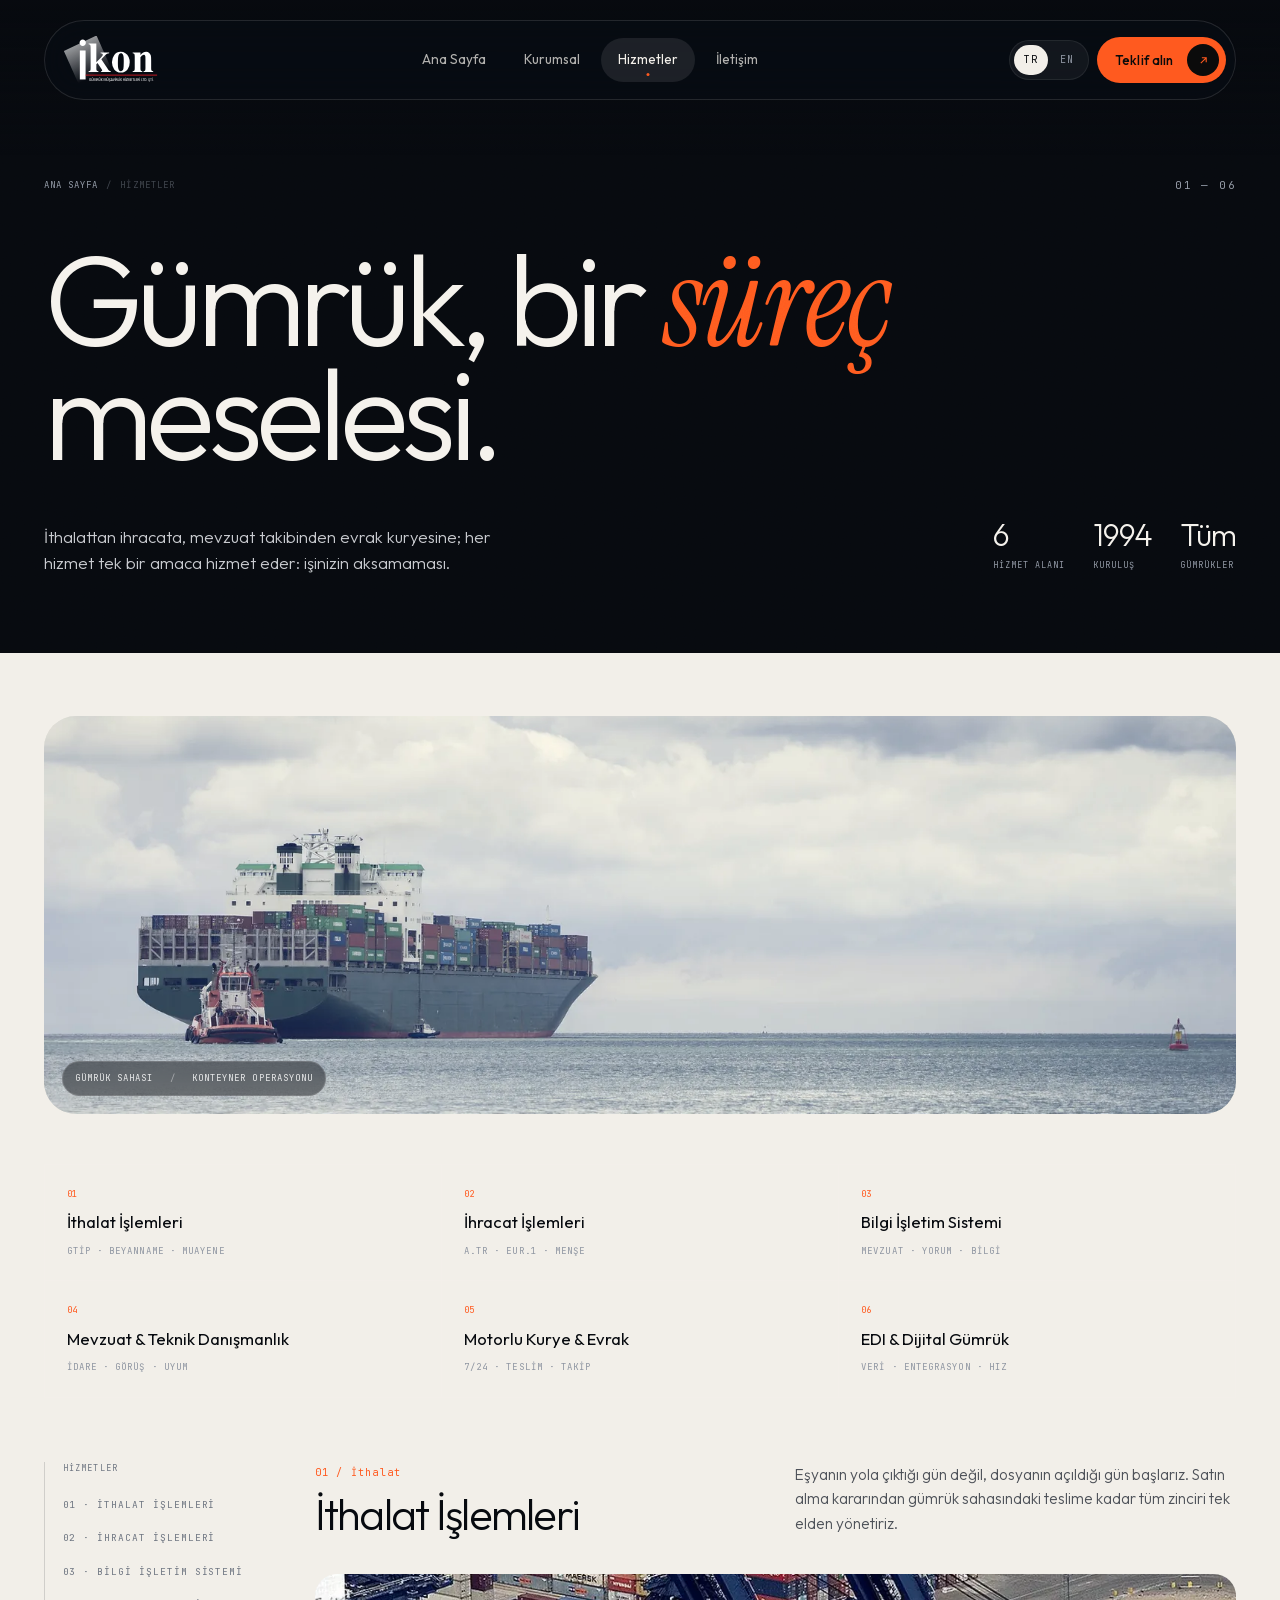
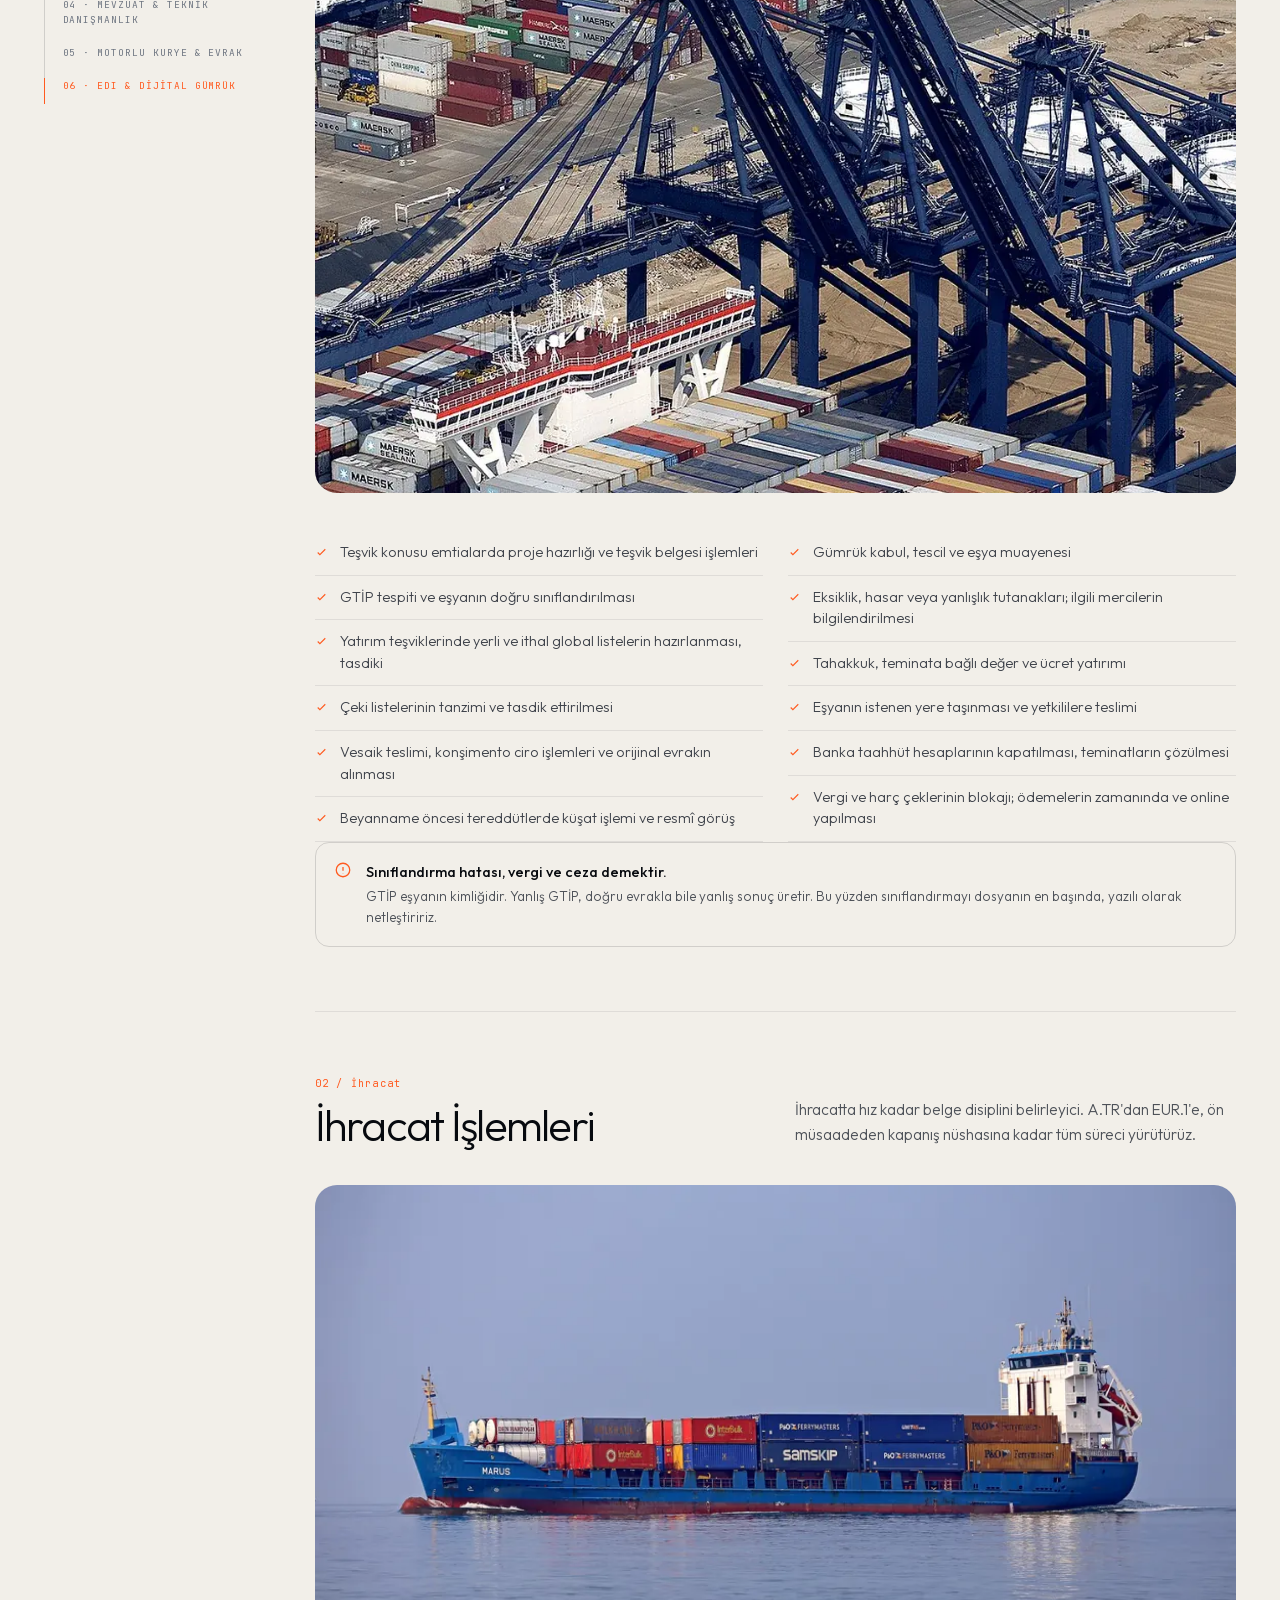
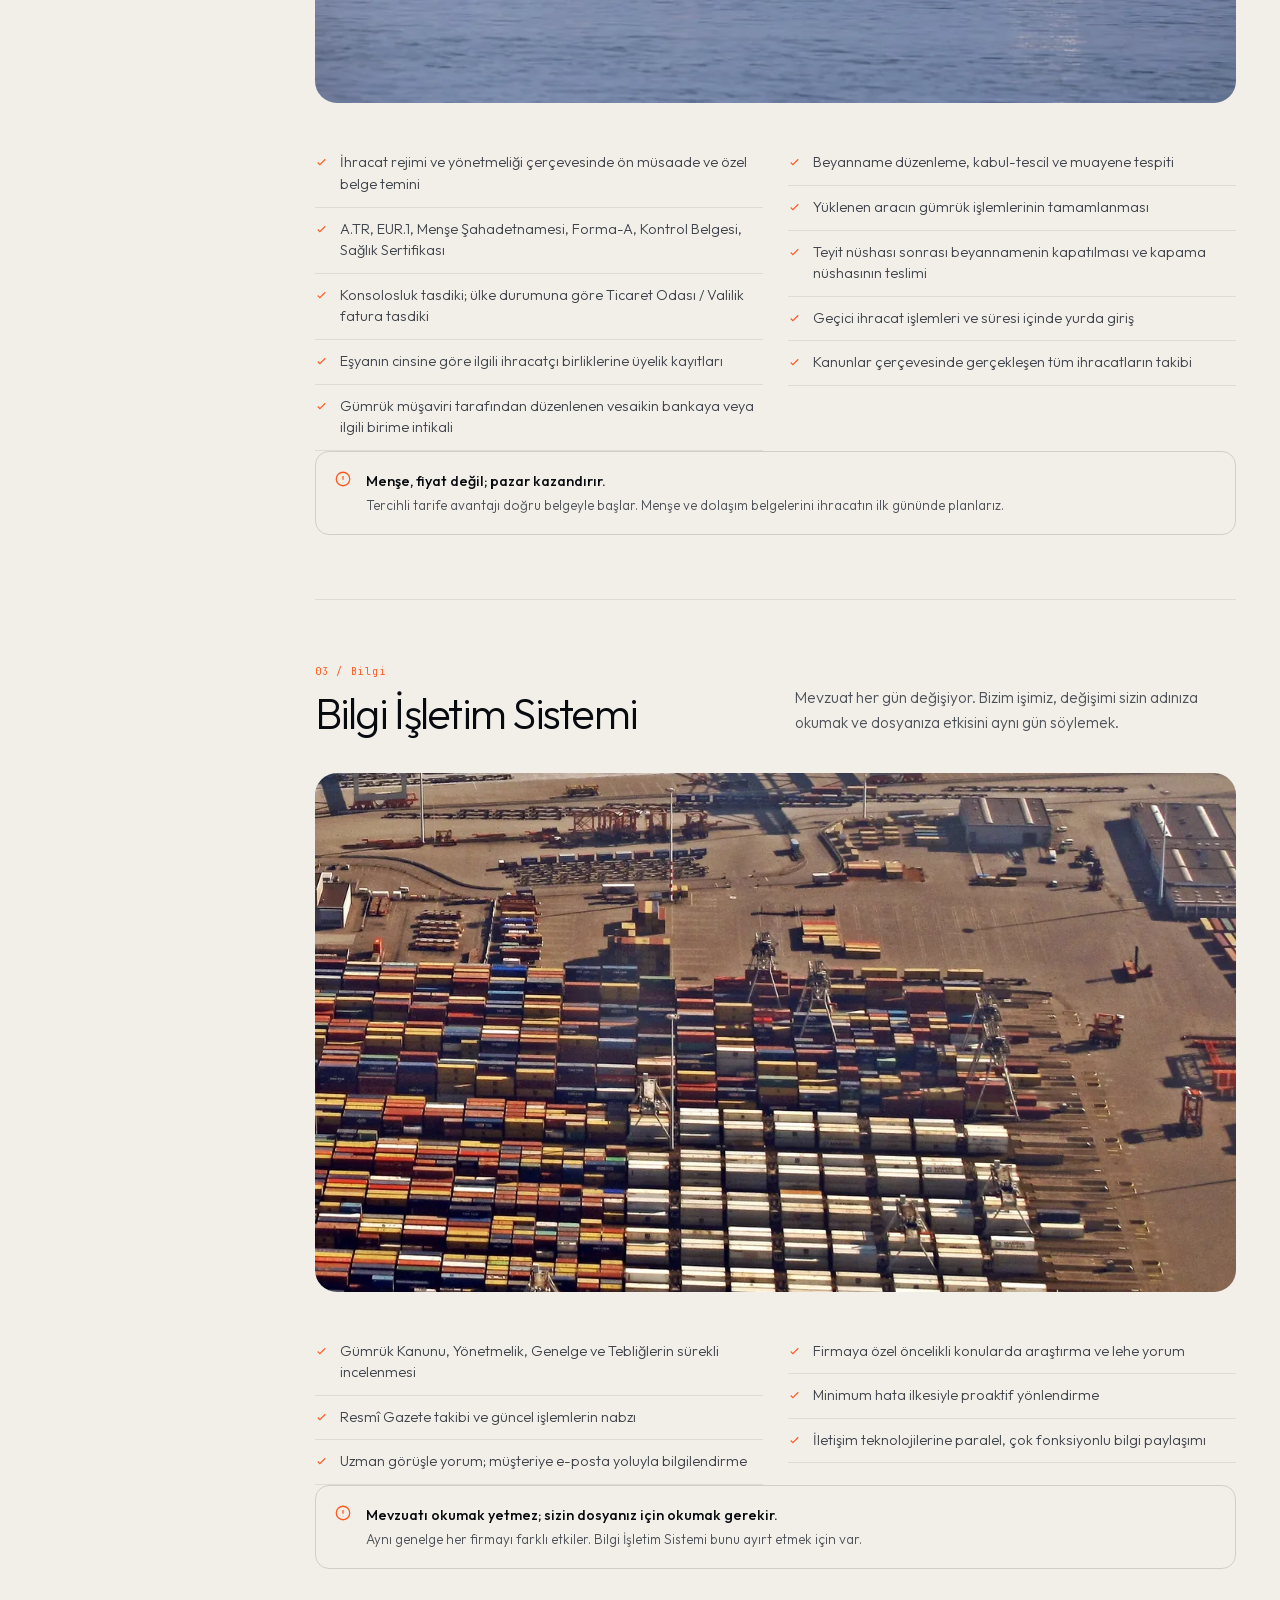
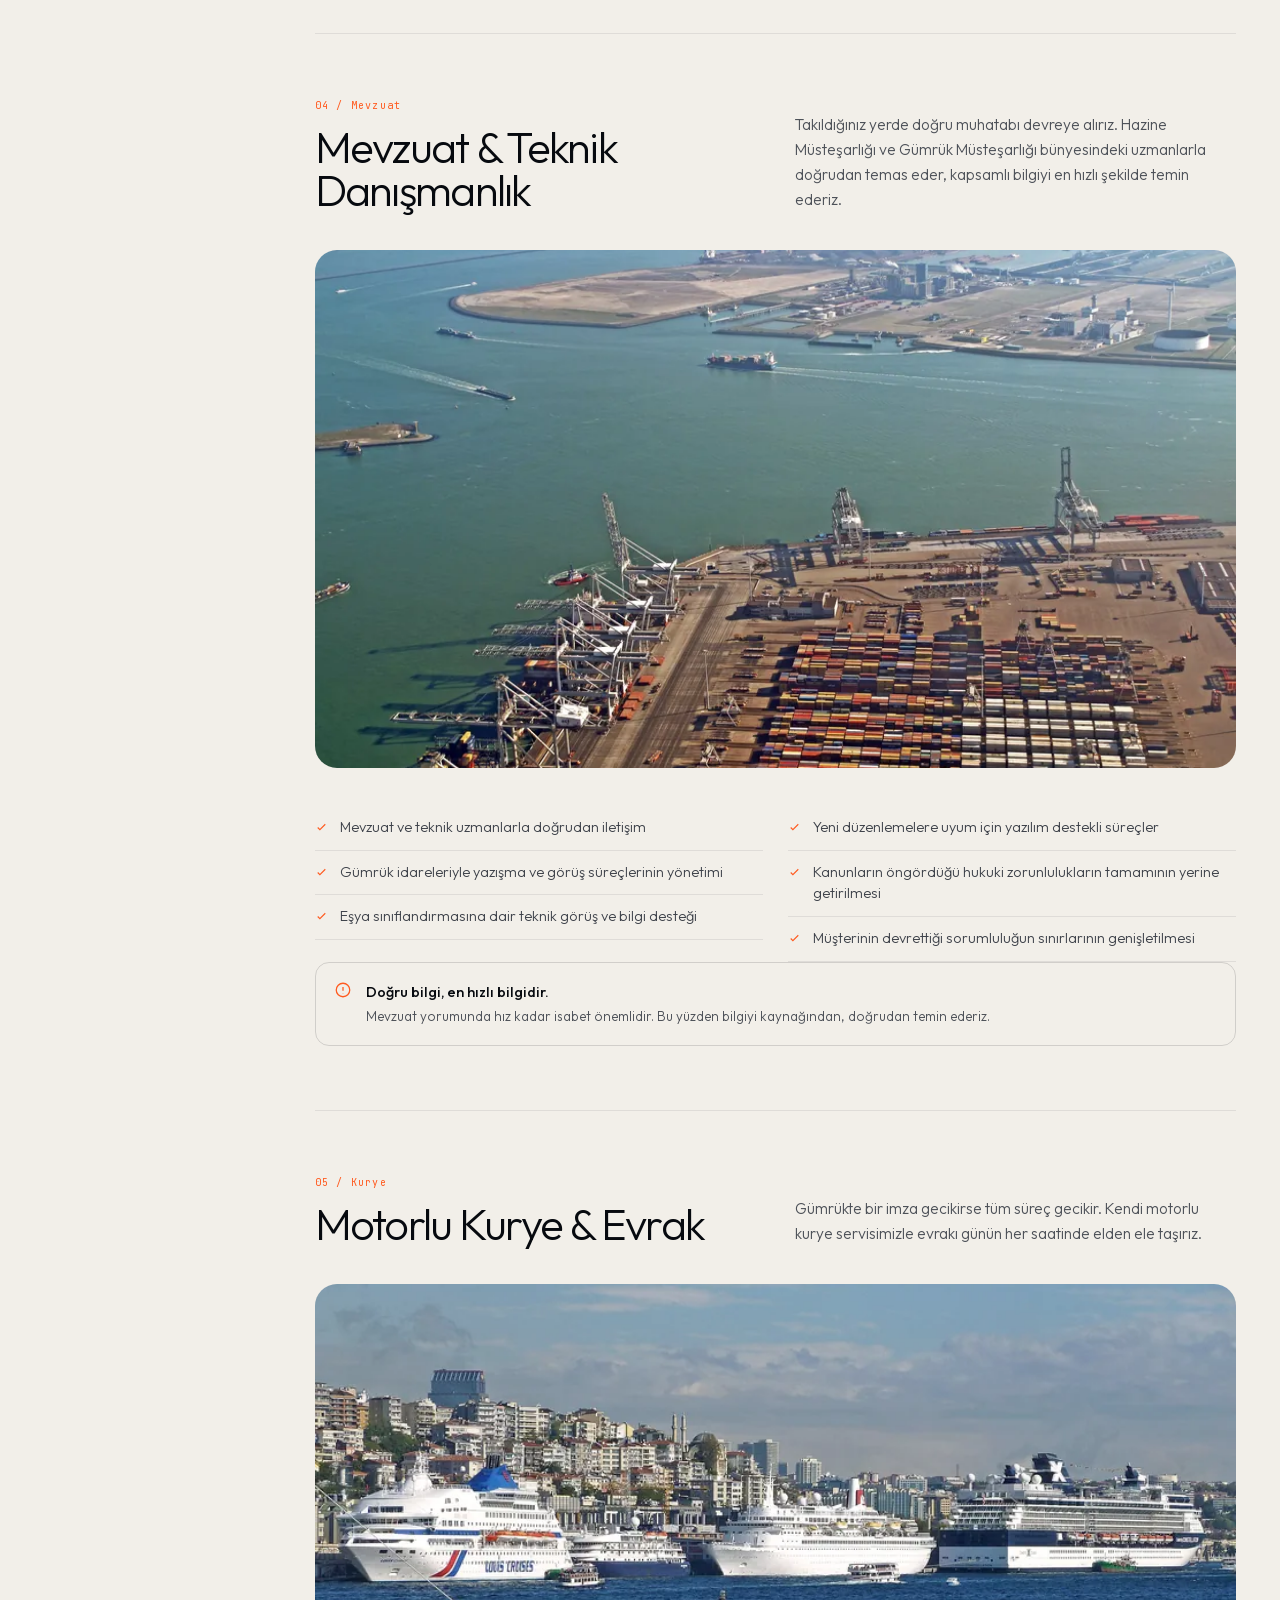
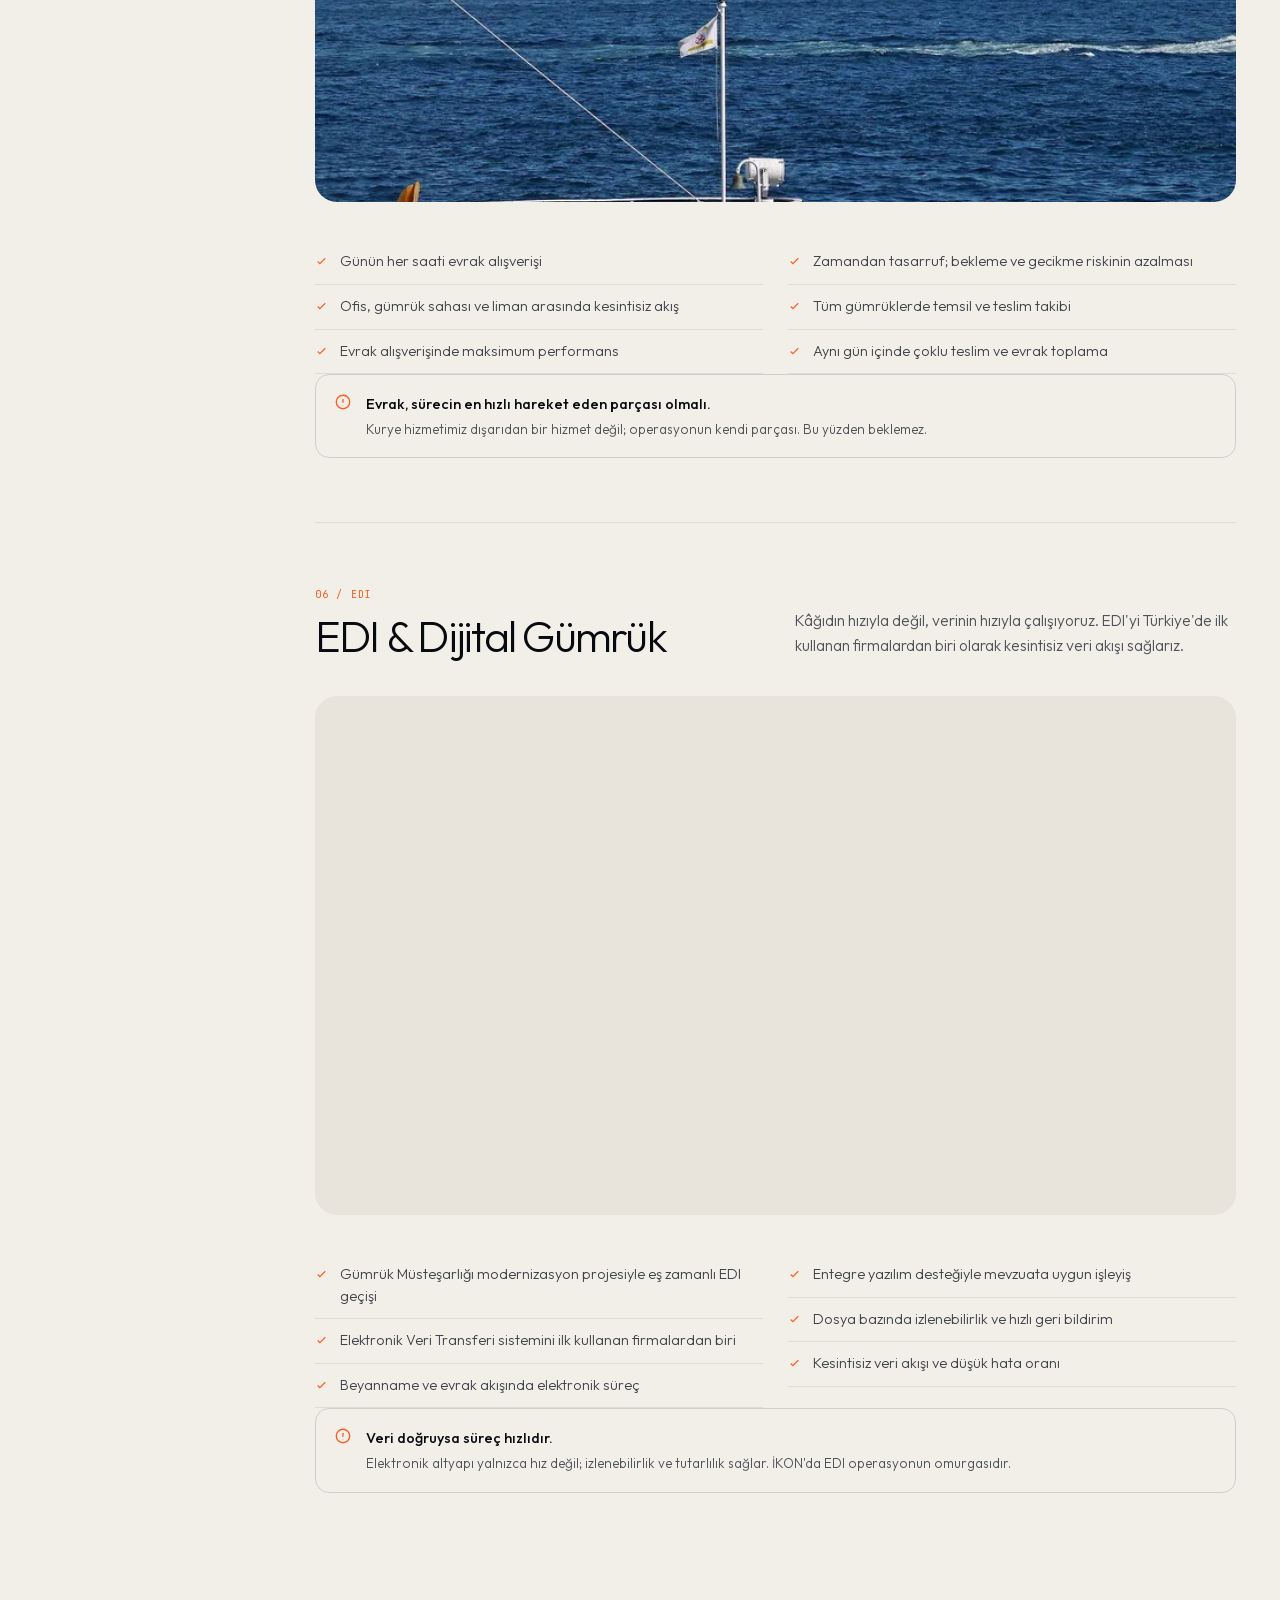
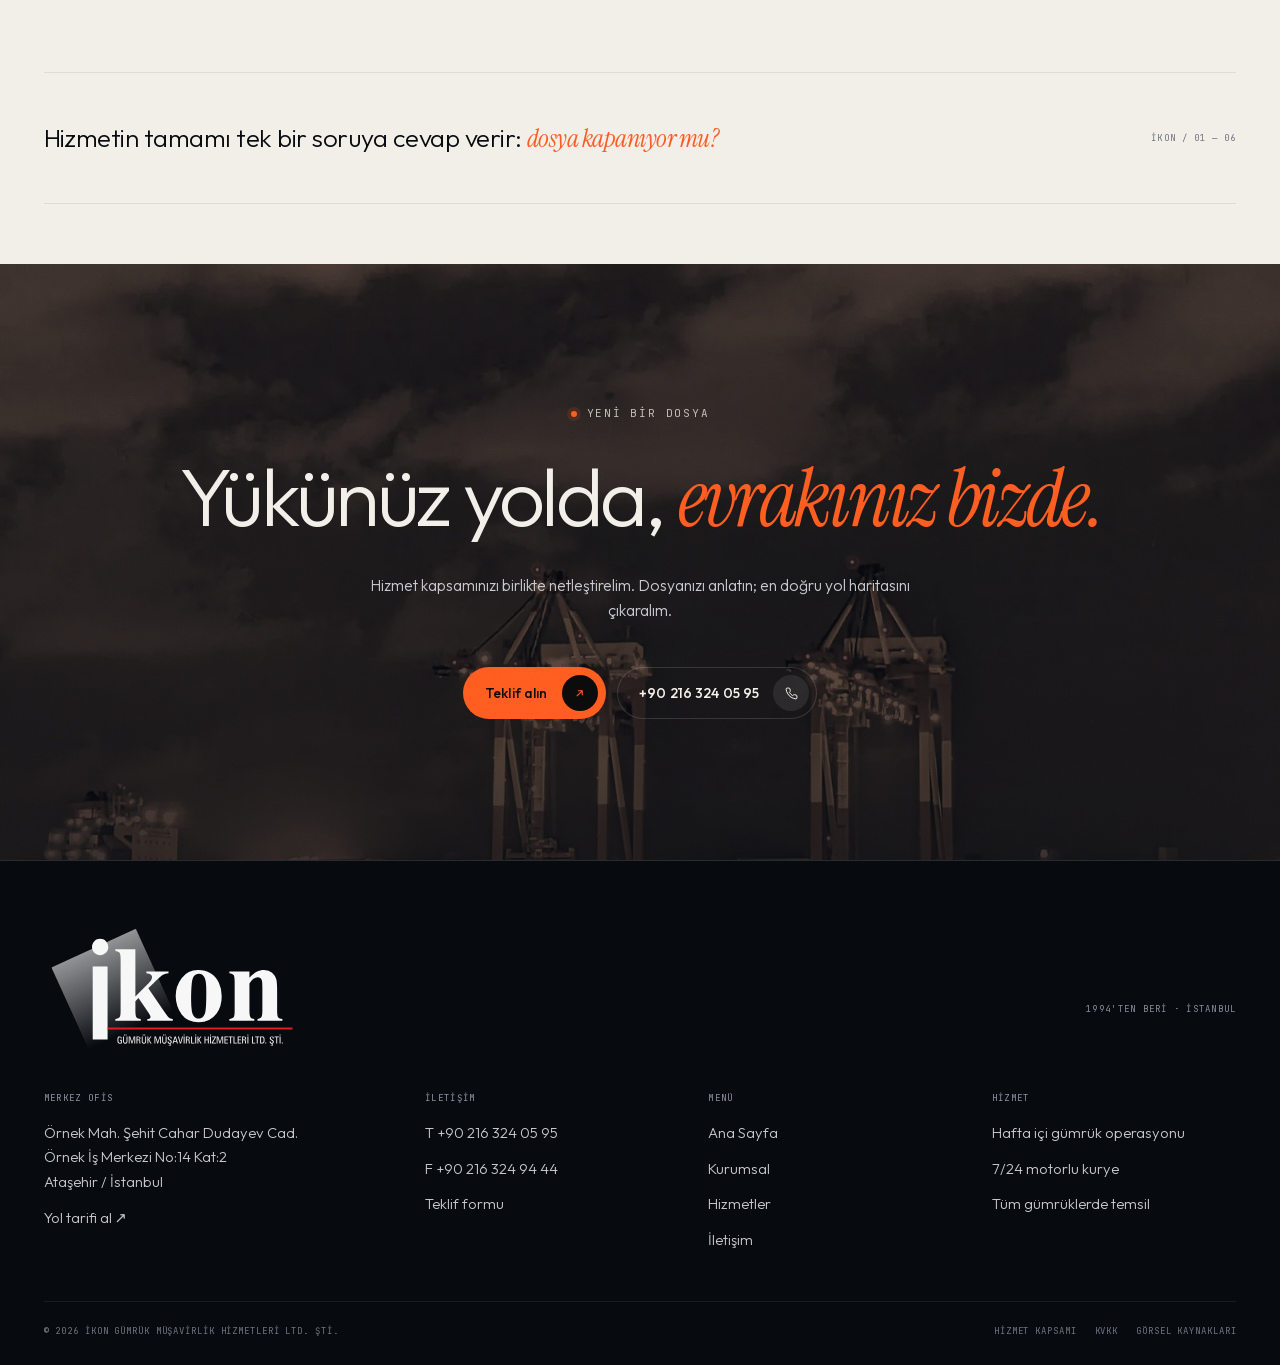
<file: hizmetler.html>
<!DOCTYPE html>
<html lang="tr">
<head>
<meta charset="utf-8">
<meta name="viewport" content="width=device-width, initial-scale=1">
<title data-i18n="meta.svc.title">Hizmetler — İthalat, İhracat, Mevzuat | İKON Gümrük Müşavirliği</title>
<meta name="description" data-i18n-content="meta.svc.desc" content="İthalat ve ihracat işlemleri, bilgi işletim sistemi, mevzuat danışmanlığı, motorlu kurye ve EDI. İKON Gümrük Müşavirliği hizmetleri.">
<meta name="theme-color" content="#070A0F">
<link rel="icon" href="assets/img/favicon-2026.svg" type="image/svg+xml">
<link rel="preload" href="assets/fonts/Outfit-200_600-latin.woff2" as="font" type="font/woff2" crossorigin>
<link rel="preload" href="assets/fonts/Outfit-200_600-latin-ext.woff2" as="font" type="font/woff2" crossorigin>
<link rel="preload" href="assets/fonts/InstrumentSerif-Italic-latin.woff2" as="font" type="font/woff2" crossorigin>
<link rel="stylesheet" href="assets/css/style.css?v=20261123">
<noscript><style>.preloader{display:none!important}[data-reveal]{opacity:1!important;transform:none!important}.mask-line>span{transform:none!important}.cursor,.cursor-dot{display:none!important}.faq__a{grid-template-rows:1fr!important}.form__success{display:none!important}</style></noscript>

<meta property="og:type" content="website">
<meta property="og:title" content="Hizmetler — İthalat, İhracat, Mevzuat | İKON Gümrük Müşavirliği">
<meta property="og:description" content="İthalat ve ihracat işlemleri, bilgi işletim sistemi, mevzuat danışmanlığı, motorlu kurye ve EDI. İKON Gümrük Müşavirliği hizmetleri.">
<meta property="og:image" content="assets/img/og-2026.jpg">
</head>
<body>
<div class="progress" id="progress" aria-hidden="true"></div>
<div class="preloader" id="preloader" aria-hidden="true">
  <div class="preloader__top mono"><span data-i18n="pre.top">Gümrük Müşavirliği</span><span>İstanbul · 41.00°N 29.03°E</span></div>
  <img class="preloader__brand" src="assets/img/logo.svg" width="112" height="57" alt="">
  <div class="preloader__bottom"><span class="preloader__count num" id="preCount">000</span><span class="preloader__bar"><i id="preBar"></i></span><span class="mono" data-i18n="pre.since">1994'ten beri</span></div>
</div>
<a class="skip" href="#main" data-i18n="a11y.skip">İçeriğe geç</a>
<div class="cursor" id="cursor" aria-hidden="true"><span>Keşfet</span></div>
<div class="cursor-dot" id="cursorDot" aria-hidden="true"></div>

<header class="nav" id="nav">
  <div class="nav__inner">
    <a class="brand" href="./" aria-label="İKON Gümrük Müşavirlik Hizmetleri">
      <img class="brand__logo" src="assets/img/logo.svg" width="112" height="57" alt="">
    </a>
    <nav class="nav__menu" aria-label="Ana menü">
      <a class="nav__link" href="./" data-i18n="nav.home">Ana Sayfa<span class="dot"></span></a>
      <a class="nav__link" href="kurumsal" data-i18n="nav.about">Kurumsal<span class="dot"></span></a>
      <a class="nav__link is-active" href="hizmetler" data-i18n="nav.services">Hizmetler<span class="dot"></span></a>
      <a class="nav__link" href="iletisim" data-i18n="nav.contact">İletişim<span class="dot"></span></a>
    </nav>
    <div class="nav__right">
      <div class="lang" role="group" aria-label="Dil">
        <button type="button" data-lang="tr" aria-pressed="true">TR</button>
        <button type="button" data-lang="en" aria-pressed="false">EN</button>
      </div>
      <a class="btn nav__cta" href="iletisim"><span data-i18n="nav.cta">Teklif alın</span><span class="btn__ico"><svg viewBox="0 0 24 24" fill="none" stroke="currentColor" stroke-width="2"><path d="M7 17L17 7M9 7h8v8"/></svg></span></a>
      <button class="nav__burger" id="burger" aria-label="Menü" aria-expanded="false" aria-controls="menu"><i></i><i></i></button>
    </div>
  </div>
</header>

<div class="menu" id="menu" aria-hidden="true">
  <nav class="menu__links" aria-label="Mobil menü">
    <a class="menu__link" href="./" style="transition-delay:.06s"><em>01</em><span data-i18n="nav.home">Ana Sayfa</span></a>
    <a class="menu__link" href="kurumsal" style="transition-delay:.12s"><em>02</em><span data-i18n="nav.about">Kurumsal</span></a>
    <a class="menu__link" href="hizmetler" style="transition-delay:.18s"><em>03</em><span data-i18n="nav.services">Hizmetler</span></a>
    <a class="menu__link" href="iletisim" style="transition-delay:.24s"><em>04</em><span data-i18n="nav.contact">İletişim</span></a>
  </nav>
  <div class="menu__foot">
    <span>+90 216 324 05 95</span>
    <span>Ataşehir · İstanbul</span>
    <div class="lang"><button type="button" data-lang="tr" aria-pressed="true">TR</button><button type="button" data-lang="en" aria-pressed="false">EN</button></div>
  </div>
</div>


<main id="main">
  <section class="page-hero grain">
    <div class="shell">
      <div class="page-hero__meta">
        <div class="crumbs"><a href="./" data-i18n="nav.home">Ana Sayfa</a><span>/</span><span data-i18n="nav.services">Hizmetler</span></div>
        <span class="mono" style="color:var(--muted)" data-i18n="svp.count">01 — 06</span>
      </div>
      <h1 data-i18n="svp.title">Gümrük, bir <em>süreç</em> meselesi.</h1>
      <div class="page-hero__foot">
        <p class="page-hero__lead" data-i18n="svp.lead">İthalattan ihracata, mevzuat takibinden evrak kuryesine; her hizmet tek bir amaca hizmet eder: işinizin aksamaması.</p>
        <div class="page-hero__aside">
          <div class="page-hero__stat"><b>6</b><span data-i18n="svp.s1">Hizmet alanı</span></div>
          <div class="page-hero__stat"><b>1994</b><span data-i18n="hero.m1">Kuruluş</span></div>
          <div class="page-hero__stat"><b>Tüm</b><span data-i18n="svp.s3">Gümrükler</span></div>
        </div>
      </div>
    </div>
  </section>

  <section class="section section--light" style="padding-top:clamp(26px,3.4vw,44px);padding-bottom:clamp(40px,5vw,64px)">
    <div class="shell">
      <figure class="banner" data-reveal="scale">
        <img src="assets/img/ship-2000.jpg" srcset="assets/img/ship-900.webp 900w, assets/img/ship-1600.webp 1600w, assets/img/ship-2000.webp 2000w" sizes="94vw" width="2000" height="1333" alt="Açık denizde ilerleyen konteyner gemisi" loading="lazy" decoding="async">
        <figcaption class="banner__cap"><span data-i18n="svp.cap1">Gümrük sahası</span><span style="opacity:.5">/</span><span data-i18n="svp.cap2">Konteyner operasyonu</span></figcaption>
      </figure>
      <div class="svc-index" data-reveal>
        <a href="#ithalat"><em>01</em><b data-i18n="sv.1.t">İthalat İşlemleri</b><span data-i18n="svp.i1">GTİP · Beyanname · Muayene</span></a>
        <a href="#ihracat"><em>02</em><b data-i18n="sv.2.t">İhracat İşlemleri</b><span data-i18n="svp.i2">A.TR · EUR.1 · Menşe</span></a>
        <a href="#bilgi"><em>03</em><b data-i18n="sv.3.t">Bilgi İşletim Sistemi</b><span data-i18n="svp.i3">Mevzuat · Yorum · Bilgi</span></a>
        <a href="#mevzuat"><em>04</em><b data-i18n="sv.4.t">Mevzuat &amp; Teknik Danışmanlık</b><span data-i18n="svp.i4">İdare · Görüş · Uyum</span></a>
        <a href="#kurye"><em>05</em><b data-i18n="sv.5.t">Motorlu Kurye &amp; Evrak</b><span data-i18n="svp.i5">7/24 · Teslim · Takip</span></a>
        <a href="#edi"><em>06</em><b data-i18n="sv.6.t">EDI &amp; Dijital Gümrük</b><span data-i18n="svp.i6">Veri · Entegrasyon · Hız</span></a>
      </div>
    </div>
  </section>

  <section class="section section--light" style="padding-top:0">
    <div class="shell svc-layout">
      <aside class="svc-nav" aria-label="Hizmetler">
        <span class="svc-nav__label" data-i18n="svp.nav">Hizmetler</span>
        <a href="#ithalat" class="is-active">01 · <span data-i18n="sv.1.t">İthalat İşlemleri</span></a>
        <a href="#ihracat">02 · <span data-i18n="sv.2.t">İhracat İşlemleri</span></a>
        <a href="#bilgi">03 · <span data-i18n="sv.3.t">Bilgi İşletim Sistemi</span></a>
        <a href="#mevzuat">04 · <span data-i18n="sv.4.t">Mevzuat &amp; Teknik Danışmanlık</span></a>
        <a href="#kurye">05 · <span data-i18n="sv.5.t">Motorlu Kurye &amp; Evrak</span></a>
        <a href="#edi">06 · <span data-i18n="sv.6.t">EDI &amp; Dijital Gümrük</span></a>
      </aside>

      <div>
        <article class="svc-block" id="ithalat">
          <div class="svc-block__head">
            <div>
              <div class="svc-block__num">01 / <span data-i18n="svp.import">İthalat</span></div>
              <h2 data-i18n="sv.1.t">İthalat İşlemleri</h2>
            </div>
            <p data-i18n="svp.b1.lead">Eşyanın yola çıktığı gün değil, dosyanın açıldığı gün başlarız. Satın alma kararından gümrük sahasındaki teslime kadar tüm zinciri tek elden yönetiriz.</p>
          </div>
          <figure class="svc-block__figure" data-reveal="scale">
            <img src="assets/img/detail-1100.webp" srcset="assets/img/detail-700.webp 700w, assets/img/detail-1100.webp 1100w" sizes="(max-width:1024px) 92vw, 62vw" width="1100" height="1467" alt="Konteyner sahasında vinç operasyonu" loading="lazy" decoding="async">
          </figure>
          <div class="svc-columns">
            <ul class="svc-list-items">
              <li><svg viewBox="0 0 24 24" fill="none" stroke="currentColor" stroke-width="2"><path d="M5 12l4 4L19 6"/></svg><span data-i18n="svp.b1.l1">Teşvik konusu emtialarda proje hazırlığı ve teşvik belgesi işlemleri</span></li>
              <li><svg viewBox="0 0 24 24" fill="none" stroke="currentColor" stroke-width="2"><path d="M5 12l4 4L19 6"/></svg><span data-i18n="svp.b1.l2">GTİP tespiti ve eşyanın doğru sınıflandırılması</span></li>
              <li><svg viewBox="0 0 24 24" fill="none" stroke="currentColor" stroke-width="2"><path d="M5 12l4 4L19 6"/></svg><span data-i18n="svp.b1.l3">Yatırım teşviklerinde yerli ve ithal global listelerin hazırlanması, tasdiki</span></li>
              <li><svg viewBox="0 0 24 24" fill="none" stroke="currentColor" stroke-width="2"><path d="M5 12l4 4L19 6"/></svg><span data-i18n="svp.b1.l4">Çeki listelerinin tanzimi ve tasdik ettirilmesi</span></li>
              <li><svg viewBox="0 0 24 24" fill="none" stroke="currentColor" stroke-width="2"><path d="M5 12l4 4L19 6"/></svg><span data-i18n="svp.b1.l5">Vesaik teslimi, konşimento ciro işlemleri ve orijinal evrakın alınması</span></li>
              <li><svg viewBox="0 0 24 24" fill="none" stroke="currentColor" stroke-width="2"><path d="M5 12l4 4L19 6"/></svg><span data-i18n="svp.b1.l6">Beyanname öncesi tereddütlerde küşat işlemi ve resmî görüş</span></li>
            </ul>
            <ul class="svc-list-items">
              <li><svg viewBox="0 0 24 24" fill="none" stroke="currentColor" stroke-width="2"><path d="M5 12l4 4L19 6"/></svg><span data-i18n="svp.b1.l7">Gümrük kabul, tescil ve eşya muayenesi</span></li>
              <li><svg viewBox="0 0 24 24" fill="none" stroke="currentColor" stroke-width="2"><path d="M5 12l4 4L19 6"/></svg><span data-i18n="svp.b1.l8">Eksiklik, hasar veya yanlışlık tutanakları; ilgili mercilerin bilgilendirilmesi</span></li>
              <li><svg viewBox="0 0 24 24" fill="none" stroke="currentColor" stroke-width="2"><path d="M5 12l4 4L19 6"/></svg><span data-i18n="svp.b1.l9">Tahakkuk, teminata bağlı değer ve ücret yatırımı</span></li>
              <li><svg viewBox="0 0 24 24" fill="none" stroke="currentColor" stroke-width="2"><path d="M5 12l4 4L19 6"/></svg><span data-i18n="svp.b1.l10">Eşyanın istenen yere taşınması ve yetkililere teslimi</span></li>
              <li><svg viewBox="0 0 24 24" fill="none" stroke="currentColor" stroke-width="2"><path d="M5 12l4 4L19 6"/></svg><span data-i18n="svp.b1.l11">Banka taahhüt hesaplarının kapatılması, teminatların çözülmesi</span></li>
              <li><svg viewBox="0 0 24 24" fill="none" stroke="currentColor" stroke-width="2"><path d="M5 12l4 4L19 6"/></svg><span data-i18n="svp.b1.l12">Vergi ve harç çeklerinin blokajı; ödemelerin zamanında ve online yapılması</span></li>
            </ul>
          </div>
          <div class="svc-note">
            <svg viewBox="0 0 24 24" fill="none" stroke="currentColor" stroke-width="1.7"><circle cx="12" cy="12" r="9"/><path d="M12 8v5M12 16.5v.5"/></svg>
            <div><b data-i18n="svp.b1.note.t">Sınıflandırma hatası, vergi ve ceza demektir.</b><span data-i18n="svp.b1.note.d">GTİP eşyanın kimliğidir. Yanlış GTİP, doğru evrakla bile yanlış sonuç üretir. Bu yüzden sınıflandırmayı dosyanın en başında, yazılı olarak netleştiririz.</span></div>
          </div>
        </article>

        <article class="svc-block" id="ihracat">
          <div class="svc-block__head">
            <div>
              <div class="svc-block__num">02 / <span data-i18n="svp.export">İhracat</span></div>
              <h2 data-i18n="sv.2.t">İhracat İşlemleri</h2>
            </div>
            <p data-i18n="svp.b2.lead">İhracatta hız kadar belge disiplini belirleyici. A.TR'dan EUR.1'e, ön müsaadeden kapanış nüshasına kadar tüm süreci yürütürüz.</p>
          </div>
          <figure class="svc-block__figure" data-reveal="scale">
            <img src="assets/img/marus-1600.webp" srcset="assets/img/marus-900.webp 900w, assets/img/marus-1600.webp 1600w" sizes="(max-width:1024px) 92vw, 62vw" width="1600" height="1067" alt="Konteyner gemisi açık denizde" loading="lazy" decoding="async">
          </figure>
          <div class="svc-columns">
            <ul class="svc-list-items">
              <li><svg viewBox="0 0 24 24" fill="none" stroke="currentColor" stroke-width="2"><path d="M5 12l4 4L19 6"/></svg><span data-i18n="svp.b2.l1">İhracat rejimi ve yönetmeliği çerçevesinde ön müsaade ve özel belge temini</span></li>
              <li><svg viewBox="0 0 24 24" fill="none" stroke="currentColor" stroke-width="2"><path d="M5 12l4 4L19 6"/></svg><span data-i18n="svp.b2.l2">A.TR, EUR.1, Menşe Şahadetnamesi, Forma-A, Kontrol Belgesi, Sağlık Sertifikası</span></li>
              <li><svg viewBox="0 0 24 24" fill="none" stroke="currentColor" stroke-width="2"><path d="M5 12l4 4L19 6"/></svg><span data-i18n="svp.b2.l3">Konsolosluk tasdiki; ülke durumuna göre Ticaret Odası / Valilik fatura tasdiki</span></li>
              <li><svg viewBox="0 0 24 24" fill="none" stroke="currentColor" stroke-width="2"><path d="M5 12l4 4L19 6"/></svg><span data-i18n="svp.b2.l4">Eşyanın cinsine göre ilgili ihracatçı birliklerine üyelik kayıtları</span></li>
              <li><svg viewBox="0 0 24 24" fill="none" stroke="currentColor" stroke-width="2"><path d="M5 12l4 4L19 6"/></svg><span data-i18n="svp.b2.l5">Gümrük müşaviri tarafından düzenlenen vesaikin bankaya veya ilgili birime intikali</span></li>
            </ul>
            <ul class="svc-list-items">
              <li><svg viewBox="0 0 24 24" fill="none" stroke="currentColor" stroke-width="2"><path d="M5 12l4 4L19 6"/></svg><span data-i18n="svp.b2.l6">Beyanname düzenleme, kabul-tescil ve muayene tespiti</span></li>
              <li><svg viewBox="0 0 24 24" fill="none" stroke="currentColor" stroke-width="2"><path d="M5 12l4 4L19 6"/></svg><span data-i18n="svp.b2.l7">Yüklenen aracın gümrük işlemlerinin tamamlanması</span></li>
              <li><svg viewBox="0 0 24 24" fill="none" stroke="currentColor" stroke-width="2"><path d="M5 12l4 4L19 6"/></svg><span data-i18n="svp.b2.l8">Teyit nüshası sonrası beyannamenin kapatılması ve kapama nüshasının teslimi</span></li>
              <li><svg viewBox="0 0 24 24" fill="none" stroke="currentColor" stroke-width="2"><path d="M5 12l4 4L19 6"/></svg><span data-i18n="svp.b2.l9">Geçici ihracat işlemleri ve süresi içinde yurda giriş</span></li>
              <li><svg viewBox="0 0 24 24" fill="none" stroke="currentColor" stroke-width="2"><path d="M5 12l4 4L19 6"/></svg><span data-i18n="svp.b2.l10">Kanunlar çerçevesinde gerçekleşen tüm ihracatların takibi</span></li>
            </ul>
          </div>
          <div class="svc-note">
            <svg viewBox="0 0 24 24" fill="none" stroke="currentColor" stroke-width="1.7"><circle cx="12" cy="12" r="9"/><path d="M12 8v5M12 16.5v.5"/></svg>
            <div><b data-i18n="svp.b2.note.t">Menşe, fiyat değil; pazar kazandırır.</b><span data-i18n="svp.b2.note.d">Tercihli tarife avantajı doğru belgeyle başlar. Menşe ve dolaşım belgelerini ihracatın ilk gününde planlarız.</span></div>
          </div>
        </article>

        <article class="svc-block" id="bilgi">
          <div class="svc-block__head">
            <div>
              <div class="svc-block__num">03 / <span data-i18n="svp.info">Bilgi</span></div>
              <h2 data-i18n="sv.3.t">Bilgi İşletim Sistemi</h2>
            </div>
            <p data-i18n="svp.b3.lead">Mevzuat her gün değişiyor. Bizim işimiz, değişimi sizin adınıza okumak ve dosyanıza etkisini aynı gün söylemek.</p>
          </div>
          <figure class="svc-block__figure" data-reveal="scale">
            <img src="assets/img/stacks-1200.jpg" srcset="assets/img/stacks-700.webp 700w, assets/img/stacks-1200.webp 1200w" sizes="(max-width:1024px) 92vw, 62vw" width="1200" height="900" alt="Konteyner istif alanı" loading="lazy" decoding="async">
          </figure>
          <div class="svc-columns">
            <ul class="svc-list-items">
              <li><svg viewBox="0 0 24 24" fill="none" stroke="currentColor" stroke-width="2"><path d="M5 12l4 4L19 6"/></svg><span data-i18n="svp.b3.l1">Gümrük Kanunu, Yönetmelik, Genelge ve Tebliğlerin sürekli incelenmesi</span></li>
              <li><svg viewBox="0 0 24 24" fill="none" stroke="currentColor" stroke-width="2"><path d="M5 12l4 4L19 6"/></svg><span data-i18n="svp.b3.l2">Resmî Gazete takibi ve güncel işlemlerin nabzı</span></li>
              <li><svg viewBox="0 0 24 24" fill="none" stroke="currentColor" stroke-width="2"><path d="M5 12l4 4L19 6"/></svg><span data-i18n="svp.b3.l3">Uzman görüşle yorum; müşteriye e-posta yoluyla bilgilendirme</span></li>
            </ul>
            <ul class="svc-list-items">
              <li><svg viewBox="0 0 24 24" fill="none" stroke="currentColor" stroke-width="2"><path d="M5 12l4 4L19 6"/></svg><span data-i18n="svp.b3.l4">Firmaya özel öncelikli konularda araştırma ve lehe yorum</span></li>
              <li><svg viewBox="0 0 24 24" fill="none" stroke="currentColor" stroke-width="2"><path d="M5 12l4 4L19 6"/></svg><span data-i18n="svp.b3.l5">Minimum hata ilkesiyle proaktif yönlendirme</span></li>
              <li><svg viewBox="0 0 24 24" fill="none" stroke="currentColor" stroke-width="2"><path d="M5 12l4 4L19 6"/></svg><span data-i18n="svp.b3.l6">İletişim teknolojilerine paralel, çok fonksiyonlu bilgi paylaşımı</span></li>
            </ul>
          </div>
          <div class="svc-note">
            <svg viewBox="0 0 24 24" fill="none" stroke="currentColor" stroke-width="1.7"><circle cx="12" cy="12" r="9"/><path d="M12 8v5M12 16.5v.5"/></svg>
            <div><b data-i18n="svp.b3.note.t">Mevzuatı okumak yetmez; sizin dosyanız için okumak gerekir.</b><span data-i18n="svp.b3.note.d">Aynı genelge her firmayı farklı etkiler. Bilgi İşletim Sistemi bunu ayırt etmek için var.</span></div>
          </div>
        </article>

        <article class="svc-block" id="mevzuat">
          <div class="svc-block__head">
            <div>
              <div class="svc-block__num">04 / <span data-i18n="svp.legis">Mevzuat</span></div>
              <h2 data-i18n="sv.4.t">Mevzuat &amp; Teknik Danışmanlık</h2>
            </div>
            <p data-i18n="svp.b4.lead">Takıldığınız yerde doğru muhatabı devreye alırız. Hazine Müsteşarlığı ve Gümrük Müsteşarlığı bünyesindeki uzmanlarla doğrudan temas eder, kapsamlı bilgiyi en hızlı şekilde temin ederiz.</p>
          </div>
          <figure class="svc-block__figure" data-reveal="scale">
            <img src="assets/img/aerial-1600.webp" srcset="assets/img/aerial-900.webp 900w, assets/img/aerial-1600.webp 1600w" sizes="(max-width:1024px) 92vw, 62vw" width="1600" height="1200" alt="Liman ve konteyner terminalleri" loading="lazy" decoding="async">
          </figure>
          <div class="svc-columns">
            <ul class="svc-list-items">
              <li><svg viewBox="0 0 24 24" fill="none" stroke="currentColor" stroke-width="2"><path d="M5 12l4 4L19 6"/></svg><span data-i18n="svp.b4.l1">Mevzuat ve teknik uzmanlarla doğrudan iletişim</span></li>
              <li><svg viewBox="0 0 24 24" fill="none" stroke="currentColor" stroke-width="2"><path d="M5 12l4 4L19 6"/></svg><span data-i18n="svp.b4.l2">Gümrük idareleriyle yazışma ve görüş süreçlerinin yönetimi</span></li>
              <li><svg viewBox="0 0 24 24" fill="none" stroke="currentColor" stroke-width="2"><path d="M5 12l4 4L19 6"/></svg><span data-i18n="svp.b4.l3">Eşya sınıflandırmasına dair teknik görüş ve bilgi desteği</span></li>
            </ul>
            <ul class="svc-list-items">
              <li><svg viewBox="0 0 24 24" fill="none" stroke="currentColor" stroke-width="2"><path d="M5 12l4 4L19 6"/></svg><span data-i18n="svp.b4.l4">Yeni düzenlemelere uyum için yazılım destekli süreçler</span></li>
              <li><svg viewBox="0 0 24 24" fill="none" stroke="currentColor" stroke-width="2"><path d="M5 12l4 4L19 6"/></svg><span data-i18n="svp.b4.l5">Kanunların öngördüğü hukuki zorunlulukların tamamının yerine getirilmesi</span></li>
              <li><svg viewBox="0 0 24 24" fill="none" stroke="currentColor" stroke-width="2"><path d="M5 12l4 4L19 6"/></svg><span data-i18n="svp.b4.l6">Müşterinin devrettiği sorumluluğun sınırlarının genişletilmesi</span></li>
            </ul>
          </div>
          <div class="svc-note">
            <svg viewBox="0 0 24 24" fill="none" stroke="currentColor" stroke-width="1.7"><circle cx="12" cy="12" r="9"/><path d="M12 8v5M12 16.5v.5"/></svg>
            <div><b data-i18n="svp.b4.note.t">Doğru bilgi, en hızlı bilgidir.</b><span data-i18n="svp.b4.note.d">Mevzuat yorumunda hız kadar isabet önemlidir. Bu yüzden bilgiyi kaynağından, doğrudan temin ederiz.</span></div>
          </div>
        </article>

        <article class="svc-block" id="kurye">
          <div class="svc-block__head">
            <div>
              <div class="svc-block__num">05 / <span data-i18n="svp.courier">Kurye</span></div>
              <h2 data-i18n="sv.5.t">Motorlu Kurye &amp; Evrak</h2>
            </div>
            <p data-i18n="svp.b5.lead">Gümrükte bir imza gecikirse tüm süreç gecikir. Kendi motorlu kurye servisimizle evrakı günün her saatinde elden ele taşırız.</p>
          </div>
          <figure class="svc-block__figure" data-reveal="scale">
            <img src="assets/img/istanbul-1800.webp" srcset="assets/img/istanbul-800.webp 800w, assets/img/istanbul-1400.webp 1400w, assets/img/istanbul-1800.webp 1800w" sizes="(max-width:1024px) 92vw, 62vw" width="1800" height="1000" alt="İstanbul Boğazı ve liman" loading="lazy" decoding="async">
          </figure>
          <div class="svc-columns">
            <ul class="svc-list-items">
              <li><svg viewBox="0 0 24 24" fill="none" stroke="currentColor" stroke-width="2"><path d="M5 12l4 4L19 6"/></svg><span data-i18n="svp.b5.l1">Günün her saati evrak alışverişi</span></li>
              <li><svg viewBox="0 0 24 24" fill="none" stroke="currentColor" stroke-width="2"><path d="M5 12l4 4L19 6"/></svg><span data-i18n="svp.b5.l2">Ofis, gümrük sahası ve liman arasında kesintisiz akış</span></li>
              <li><svg viewBox="0 0 24 24" fill="none" stroke="currentColor" stroke-width="2"><path d="M5 12l4 4L19 6"/></svg><span data-i18n="svp.b5.l3">Evrak alışverişinde maksimum performans</span></li>
            </ul>
            <ul class="svc-list-items">
              <li><svg viewBox="0 0 24 24" fill="none" stroke="currentColor" stroke-width="2"><path d="M5 12l4 4L19 6"/></svg><span data-i18n="svp.b5.l4">Zamandan tasarruf; bekleme ve gecikme riskinin azalması</span></li>
              <li><svg viewBox="0 0 24 24" fill="none" stroke="currentColor" stroke-width="2"><path d="M5 12l4 4L19 6"/></svg><span data-i18n="svp.b5.l5">Tüm gümrüklerde temsil ve teslim takibi</span></li>
              <li><svg viewBox="0 0 24 24" fill="none" stroke="currentColor" stroke-width="2"><path d="M5 12l4 4L19 6"/></svg><span data-i18n="svp.b5.l6">Aynı gün içinde çoklu teslim ve evrak toplama</span></li>
            </ul>
          </div>
          <div class="svc-note">
            <svg viewBox="0 0 24 24" fill="none" stroke="currentColor" stroke-width="1.7"><circle cx="12" cy="12" r="9"/><path d="M12 8v5M12 16.5v.5"/></svg>
            <div><b data-i18n="svp.b5.note.t">Evrak, sürecin en hızlı hareket eden parçası olmalı.</b><span data-i18n="svp.b5.note.d">Kurye hizmetimiz dışarıdan bir hizmet değil; operasyonun kendi parçası. Bu yüzden beklemez.</span></div>
          </div>
        </article>

        <article class="svc-block" id="edi">
          <div class="svc-block__head">
            <div>
              <div class="svc-block__num">06 / <span data-i18n="svp.edi">EDI</span></div>
              <h2 data-i18n="sv.6.t">EDI &amp; Dijital Gümrük</h2>
            </div>
            <p data-i18n="svp.b6.lead">Kâğıdın hızıyla değil, verinin hızıyla çalışıyoruz. EDI'yi Türkiye'de ilk kullanan firmalardan biri olarak kesintisiz veri akışı sağlarız.</p>
          </div>
          <figure class="svc-block__figure" data-reveal="scale">
            <img src="assets/img/cranes-1600.webp" srcset="assets/img/cranes-900.webp 900w, assets/img/cranes-1600.webp 1600w" sizes="(max-width:1024px) 92vw, 62vw" width="1600" height="900" alt="Gece limanında konteyner vinçleri" loading="lazy" decoding="async">
          </figure>
          <div class="svc-columns">
            <ul class="svc-list-items">
              <li><svg viewBox="0 0 24 24" fill="none" stroke="currentColor" stroke-width="2"><path d="M5 12l4 4L19 6"/></svg><span data-i18n="svp.b6.l1">Gümrük Müsteşarlığı modernizasyon projesiyle eş zamanlı EDI geçişi</span></li>
              <li><svg viewBox="0 0 24 24" fill="none" stroke="currentColor" stroke-width="2"><path d="M5 12l4 4L19 6"/></svg><span data-i18n="svp.b6.l2">Elektronik Veri Transferi sistemini ilk kullanan firmalardan biri</span></li>
              <li><svg viewBox="0 0 24 24" fill="none" stroke="currentColor" stroke-width="2"><path d="M5 12l4 4L19 6"/></svg><span data-i18n="svp.b6.l3">Beyanname ve evrak akışında elektronik süreç</span></li>
            </ul>
            <ul class="svc-list-items">
              <li><svg viewBox="0 0 24 24" fill="none" stroke="currentColor" stroke-width="2"><path d="M5 12l4 4L19 6"/></svg><span data-i18n="svp.b6.l4">Entegre yazılım desteğiyle mevzuata uygun işleyiş</span></li>
              <li><svg viewBox="0 0 24 24" fill="none" stroke="currentColor" stroke-width="2"><path d="M5 12l4 4L19 6"/></svg><span data-i18n="svp.b6.l5">Dosya bazında izlenebilirlik ve hızlı geri bildirim</span></li>
              <li><svg viewBox="0 0 24 24" fill="none" stroke="currentColor" stroke-width="2"><path d="M5 12l4 4L19 6"/></svg><span data-i18n="svp.b6.l6">Kesintisiz veri akışı ve düşük hata oranı</span></li>
            </ul>
          </div>
          <div class="svc-note">
            <svg viewBox="0 0 24 24" fill="none" stroke="currentColor" stroke-width="1.7"><circle cx="12" cy="12" r="9"/><path d="M12 8v5M12 16.5v.5"/></svg>
            <div><b data-i18n="svp.b6.note.t">Veri doğruysa süreç hızlıdır.</b><span data-i18n="svp.b6.note.d">Elektronik altyapı yalnızca hız değil; izlenebilirlik ve tutarlılık sağlar. İKON'da EDI operasyonun omurgasıdır.</span></div>
          </div>
        </article>
      </div>
    </div>
  </section>

  <section class="section section--light" style="padding-top:0;padding-bottom:clamp(40px,5vw,60px)">
    <div class="shell"><div class="strip">
      <q data-i18n="svp.strip">Hizmetin tamamı tek bir soruya cevap verir: <em>dosya kapanıyor mu?</em></q>
      <span>İKON / <span data-i18n="svp.count">01 — 06</span></span>
    </div></div>
  </section>

  <section class="cta grain">
    <div class="cta__media"><img src="assets/img/cranes-1600.webp" alt="" loading="lazy" aria-hidden="true"></div>
    <div class="shell cta__inner">
      <span class="eyebrow" data-i18n="cta.label">Yeni bir dosya</span>
      <h2 class="cta__title" data-reveal><span data-i18n="cta.title1">Yükünüz yolda,</span> <em data-i18n="cta.title2">evrakınız bizde.</em></h2>
      <p class="cta__sub" data-i18n="svp.cta.sub">Hizmet kapsamınızı birlikte netleştirelim. Dosyanızı anlatın; en doğru yol haritasını çıkaralım.</p>
      <div class="cta__actions">
        <a class="btn" href="iletisim" data-magnetic><span data-i18n="cta.b1">Teklif alın</span><span class="btn__ico"><svg viewBox="0 0 24 24" fill="none" stroke="currentColor" stroke-width="2"><path d="M7 17L17 7M9 7h8v8"/></svg></span></a>
        <a class="btn btn--ghost" href="tel:+902163240595" data-magnetic><span>+90 216 324 05 95</span><span class="btn__ico"><svg viewBox="0 0 24 24" fill="none" stroke="currentColor" stroke-width="1.8"><path d="M22 16.9v3a2 2 0 0 1-2.2 2 19.8 19.8 0 0 1-8.6-3.1 19.5 19.5 0 0 1-6-6A19.8 19.8 0 0 1 2.1 4.2 2 2 0 0 1 4.1 2h3a2 2 0 0 1 2 1.7c.1.9.4 1.8.7 2.7a2 2 0 0 1-.5 2.1L8.1 9.9a16 16 0 0 0 6 6l1.4-1.2a2 2 0 0 1 2.1-.5c.9.3 1.8.6 2.7.7a2 2 0 0 1 1.7 2z"/></svg></span></a>
      </div>
    </div>
  </section>
</main>

<footer class="footer">
  <div class="shell">
    <div class="footer__word"><img src="assets/img/logo.svg" width="112" height="57" alt="İKON"><em class="footer__word-meta" data-i18n="ft.since">1994'ten beri · İstanbul</em></div>
    <div class="footer__grid">
      <div class="footer__col">
        <h4 data-i18n="ft.office">Merkez ofis</h4>
        <address>Örnek Mah. Şehit Cahar Dudayev Cad.<br>Örnek İş Merkezi No:14 Kat:2<br>Ataşehir / İstanbul</address>
        <a href="https://maps.google.com/?q=Örnek+Mahallesi+Şehit+Cahar+Dudayev+Caddesi+Örnek+İş+Merkezi+Ataşehir+İstanbul" target="_blank" rel="noopener" data-i18n="ft.directions">Yol tarifi al ↗</a>
      </div>
      <div class="footer__col">
        <h4 data-i18n="ft.contact">İletişim</h4>
        <a href="tel:+902163240595">T +90 216 324 05 95</a>
        <a href="tel:+902163249444">F +90 216 324 94 44</a>
        <a href="iletisim" data-i18n="ft.form">Teklif formu</a>
      </div>
      <div class="footer__col">
        <h4 data-i18n="ft.menu">Menü</h4>
        <a href="./" data-i18n="nav.home">Ana Sayfa</a>
        <a href="kurumsal" data-i18n="nav.about">Kurumsal</a>
        <a href="hizmetler" data-i18n="nav.services">Hizmetler</a>
        <a href="iletisim" data-i18n="nav.contact">İletişim</a>
      </div>
      <div class="footer__col">
        <h4 data-i18n="ft.hours">Hizmet</h4>
        <span data-i18n="ft.h1">Hafta içi gümrük operasyonu</span>
        <span data-i18n="ft.h2">7/24 motorlu kurye</span>
        <span data-i18n="ft.h3">Tüm gümrüklerde temsil</span>
      </div>
    </div>
    <div class="footer__bottom">
      <span>© <span id="year">2026</span> İKON Gümrük Müşavirlik Hizmetleri Ltd. Şti.</span>
      <span style="display:flex;gap:18px;flex-wrap:wrap"><a href="hizmetler" data-i18n="ft.legal1">Hizmet kapsamı</a><a href="iletisim#kvkk" data-i18n="ft.legal2">KVKK</a><a href="ATTRIBUTIONS.md" data-i18n="ft.credits">Görsel kaynakları</a></span>
    </div>
  </div>
</footer>

<script src="assets/js/i18n.js?v=20261121"></script>
<script src="assets/js/main.js?v=20261121"></script>
</body>
</html>
</file>
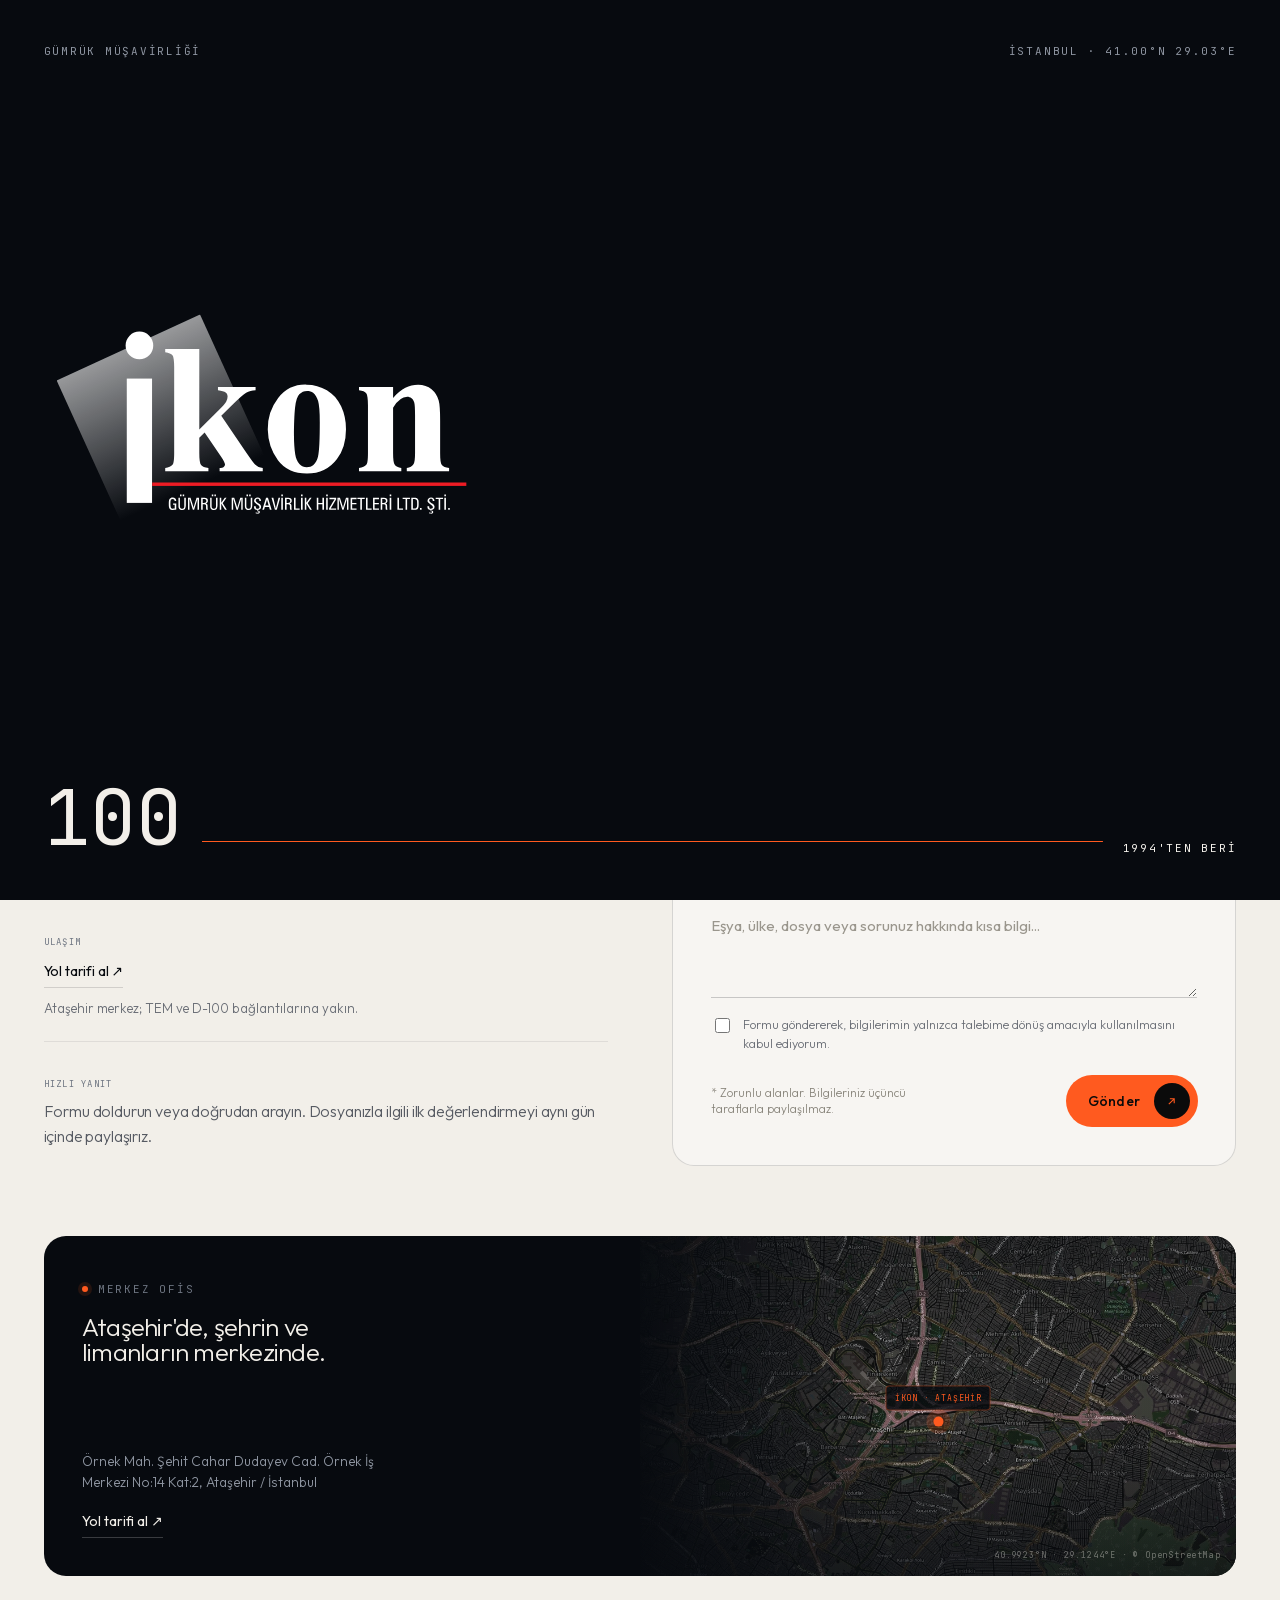
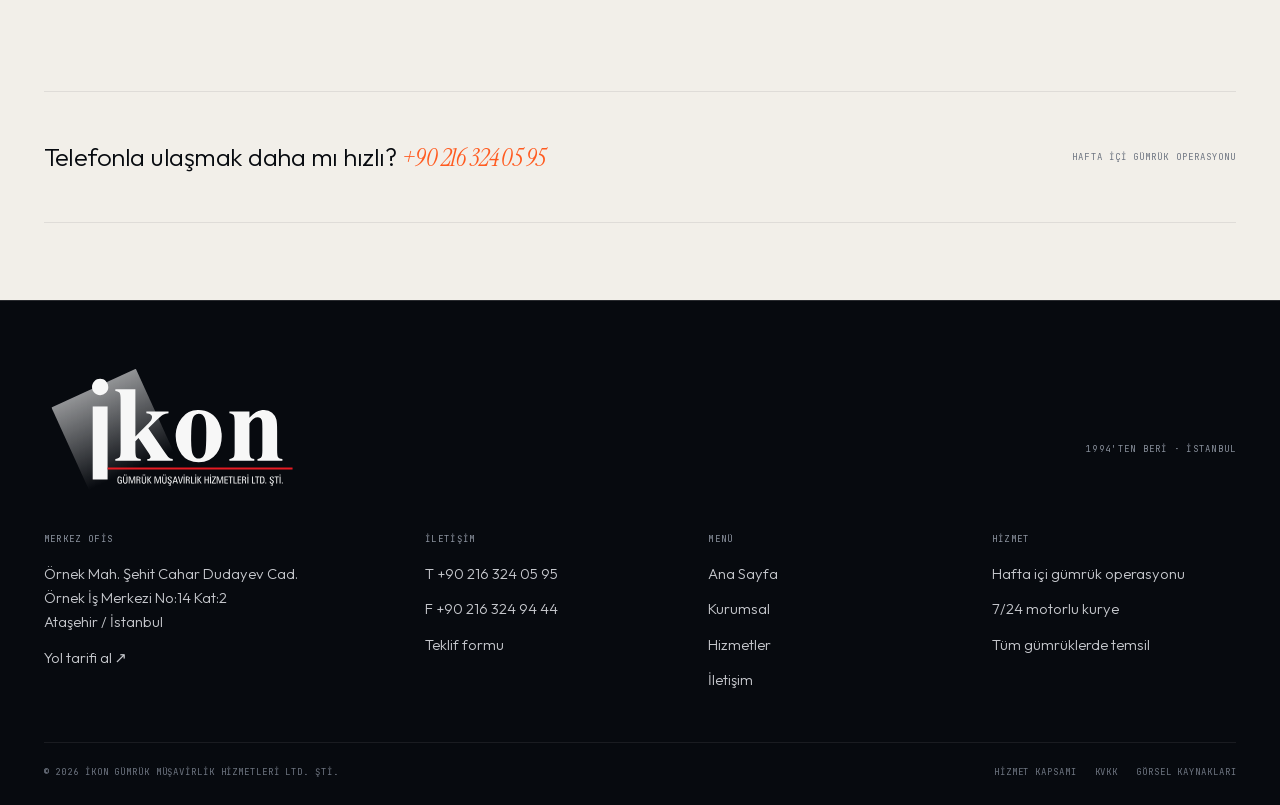
<file: iletisim.html>
<!DOCTYPE html>
<html lang="tr">
<head>
<meta charset="utf-8">
<meta name="viewport" content="width=device-width, initial-scale=1">
<title data-i18n="meta.contact.title">İletişim — İKON Gümrük Müşavirliği</title>
<meta name="description" data-i18n-content="meta.contact.desc" content="İKON Gümrük Müşavirlik Hizmetleri: Ataşehir, İstanbul. Telefon +90 216 324 05 95. Teklif ve danışmanlık için iletişim formu.">
<meta name="theme-color" content="#070A0F">
<link rel="icon" href="assets/img/favicon-2026.svg" type="image/svg+xml">
<link rel="preload" href="assets/fonts/Outfit-200_600-latin.woff2" as="font" type="font/woff2" crossorigin>
<link rel="preload" href="assets/fonts/Outfit-200_600-latin-ext.woff2" as="font" type="font/woff2" crossorigin>
<link rel="preload" href="assets/fonts/InstrumentSerif-Italic-latin.woff2" as="font" type="font/woff2" crossorigin>
<link rel="stylesheet" href="assets/css/style.css?v=20261123">
<noscript><style>.preloader{display:none!important}[data-reveal]{opacity:1!important;transform:none!important}.mask-line>span{transform:none!important}.cursor,.cursor-dot{display:none!important}.faq__a{grid-template-rows:1fr!important}.form__success{display:none!important}</style></noscript>

<meta property="og:type" content="website">
<meta property="og:title" content="İletişim — İKON Gümrük Müşavirliği">
<meta property="og:description" content="İKON Gümrük Müşavirlik Hizmetleri: Ataşehir, İstanbul. Telefon +90 216 324 05 95. Teklif ve danışmanlık için iletişim formu.">
<meta property="og:image" content="assets/img/og-2026.jpg">
</head>
<body>
<div class="progress" id="progress" aria-hidden="true"></div>
<div class="preloader" id="preloader" aria-hidden="true">
  <div class="preloader__top mono"><span data-i18n="pre.top">Gümrük Müşavirliği</span><span>İstanbul · 41.00°N 29.03°E</span></div>
  <img class="preloader__brand" src="assets/img/logo.svg" width="112" height="57" alt="">
  <div class="preloader__bottom"><span class="preloader__count num" id="preCount">000</span><span class="preloader__bar"><i id="preBar"></i></span><span class="mono" data-i18n="pre.since">1994'ten beri</span></div>
</div>
<a class="skip" href="#main" data-i18n="a11y.skip">İçeriğe geç</a>
<div class="cursor" id="cursor" aria-hidden="true"><span>Keşfet</span></div>
<div class="cursor-dot" id="cursorDot" aria-hidden="true"></div>

<header class="nav" id="nav">
  <div class="nav__inner">
    <a class="brand" href="./" aria-label="İKON Gümrük Müşavirlik Hizmetleri">
      <img class="brand__logo" src="assets/img/logo.svg" width="112" height="57" alt="">
    </a>
    <nav class="nav__menu" aria-label="Ana menü">
      <a class="nav__link" href="./" data-i18n="nav.home">Ana Sayfa<span class="dot"></span></a>
      <a class="nav__link" href="kurumsal" data-i18n="nav.about">Kurumsal<span class="dot"></span></a>
      <a class="nav__link" href="hizmetler" data-i18n="nav.services">Hizmetler<span class="dot"></span></a>
      <a class="nav__link is-active" href="iletisim" data-i18n="nav.contact">İletişim<span class="dot"></span></a>
    </nav>
    <div class="nav__right">
      <div class="lang" role="group" aria-label="Dil">
        <button type="button" data-lang="tr" aria-pressed="true">TR</button>
        <button type="button" data-lang="en" aria-pressed="false">EN</button>
      </div>
      <a class="btn nav__cta" href="iletisim"><span data-i18n="nav.cta">Teklif alın</span><span class="btn__ico"><svg viewBox="0 0 24 24" fill="none" stroke="currentColor" stroke-width="2"><path d="M7 17L17 7M9 7h8v8"/></svg></span></a>
      <button class="nav__burger" id="burger" aria-label="Menü" aria-expanded="false" aria-controls="menu"><i></i><i></i></button>
    </div>
  </div>
</header>

<div class="menu" id="menu" aria-hidden="true">
  <nav class="menu__links" aria-label="Mobil menü">
    <a class="menu__link" href="./" style="transition-delay:.06s"><em>01</em><span data-i18n="nav.home">Ana Sayfa</span></a>
    <a class="menu__link" href="kurumsal" style="transition-delay:.12s"><em>02</em><span data-i18n="nav.about">Kurumsal</span></a>
    <a class="menu__link" href="hizmetler" style="transition-delay:.18s"><em>03</em><span data-i18n="nav.services">Hizmetler</span></a>
    <a class="menu__link" href="iletisim" style="transition-delay:.24s"><em>04</em><span data-i18n="nav.contact">İletişim</span></a>
  </nav>
  <div class="menu__foot">
    <span>+90 216 324 05 95</span>
    <span>Ataşehir · İstanbul</span>
    <div class="lang"><button type="button" data-lang="tr" aria-pressed="true">TR</button><button type="button" data-lang="en" aria-pressed="false">EN</button></div>
  </div>
</div>


<main id="main">
  <section class="page-hero grain">
    <div class="shell">
      <div class="page-hero__meta">
        <div class="crumbs"><a href="./" data-i18n="nav.home">Ana Sayfa</a><span>/</span><span data-i18n="nav.contact">İletişim</span></div>
        <span class="mono" style="color:var(--muted)">41.00°N · 29.03°E</span>
      </div>
      <h1 data-i18n="ct.title">Konuşalım<span style="color:var(--orange)">.</span></h1>
      <div class="page-hero__foot">
        <p class="page-hero__lead" data-i18n="ct.lead">Bir dosya, bir soru veya yeni bir iş ortaklığı... Doğru muhatap bir telefon uzağınızda. Formu doldurun; ekibimiz en kısa sürede dönsün.</p>
        <div class="page-hero__aside">
          <div class="page-hero__stat"><b>7/24</b><span data-i18n="hero.m3">Kurye &amp; evrak</span></div>
          <div class="page-hero__stat"><b>2</b><span data-i18n="ab.s3">Gümrük müşaviri</span></div>
        </div>
      </div>
    </div>
  </section>

  <section class="section section--light" style="padding-top:clamp(36px,4.6vw,64px)">
    <div class="shell">
      <div class="contact">
        <div class="contact__info">
          <div class="contact__block">
            <h3 data-i18n="ct.address.l">Merkez ofis</h3>
            <address>Örnek Mah. Şehit Cahar Dudayev Cad.<br>Örnek İş Merkezi No:14 Kat:2<br>Ataşehir / İstanbul</address>
          </div>
          <div class="contact__block">
            <h3 data-i18n="ct.phone.l">Telefon</h3>
            <p><a href="tel:+902163240595">T +90 216 324 05 95</a><br><a href="tel:+902163249444">F +90 216 324 94 44</a></p>
            <small data-i18n="ct.phone.s">Hafta içi gümrük operasyonu · 7/24 motorlu kurye</small>
          </div>
          <div class="contact__block">
            <h3 data-i18n="ct.reach.l">Ulaşım</h3>
            <p><a class="link-arrow" href="https://maps.google.com/?q=Örnek+Mahallesi+Şehit+Cahar+Dudayev+Caddesi+Örnek+İş+Merkezi+Ataşehir+İstanbul" target="_blank" rel="noopener"><span data-i18n="ft.directions">Yol tarifi al ↗</span></a></p>
            <small data-i18n="ct.reach.s">Ataşehir merkez; TEM ve D-100 bağlantılarına yakın.</small>
          </div>
          <div class="contact__block" style="border-bottom:0">
            <h3 data-i18n="ct.note.l">Hızlı yanıt</h3>
            <p style="font-size:1rem;color:#565A62;line-height:1.6" data-i18n="ct.note.d">Formu doldurun veya doğrudan arayın. Dosyanızla ilgili ilk değerlendirmeyi aynı gün içinde paylaşırız.</p>
          </div>
        </div>

        <form class="form" id="contactForm" novalidate>
          <div class="form__row">
            <div class="field"><label for="name" data-i18n="ct.f.name">Ad Soyad *</label><input id="name" name="name" autocomplete="name" required placeholder="Adınız Soyadınız"></div>
            <div class="field"><label for="company" data-i18n="ct.f.company">Firma</label><input id="company" name="company" autocomplete="organization" placeholder="Firma adı"></div>
          </div>
          <div class="form__row">
            <div class="field"><label for="email" data-i18n="ct.f.email">E-posta *</label><input id="email" name="email" type="email" autocomplete="email" required placeholder="ad@firma.com"></div>
            <div class="field"><label for="phone" data-i18n="ct.f.phone">Telefon</label><input id="phone" name="phone" type="tel" autocomplete="tel" placeholder="+90 ___ ___ __ __"></div>
          </div>
          <div class="field">
            <label for="subject" data-i18n="ct.f.subject">Konu *</label>
            <select id="subject" name="subject" required>
              <option value="" data-i18n="ct.f.choose">Seçiniz</option>
              <option data-i18n="sv.1.t">İthalat İşlemleri</option>
              <option data-i18n="sv.2.t">İhracat İşlemleri</option>
              <option data-i18n="sv.3.t">Bilgi İşletim Sistemi</option>
              <option data-i18n="sv.4.t">Mevzuat &amp; Teknik Danışmanlık</option>
              <option data-i18n="sv.5.t">Motorlu Kurye &amp; Evrak</option>
              <option data-i18n="sv.6.t">EDI &amp; Dijital Gümrük</option>
              <option data-i18n="ct.f.other">Diğer</option>
            </select>
          </div>
          <div class="field"><label for="message" data-i18n="ct.f.message">Mesajınız *</label><textarea id="message" name="message" rows="3" required placeholder="Eşya, ülke, dosya veya sorunuz hakkında kısa bilgi..."></textarea></div>
          <label class="check" id="kvkk"><input type="checkbox" required><span data-i18n="ct.f.kvkk">Formu göndererek, bilgilerimin yalnızca talebime dönüş amacıyla kullanılmasını kabul ediyorum.</span></label>
          <div class="form__foot">
            <small data-i18n="ct.f.required">* Zorunlu alanlar. Bilgileriniz üçüncü taraflarla paylaşılmaz.</small>
            <button class="btn" type="submit" data-magnetic><span data-i18n="ct.f.send">Gönder</span><span class="btn__ico"><svg viewBox="0 0 24 24" fill="none" stroke="currentColor" stroke-width="2"><path d="M7 17L17 7M9 7h8v8"/></svg></span></button>
          </div>
          <div class="form__success" id="formSuccess" aria-hidden="true">
            <i><svg viewBox="0 0 24 24" width="22" height="22" fill="none" stroke="currentColor" stroke-width="2"><path d="M5 12l4 4L19 6"/></svg></i>
            <h3 data-i18n="ct.ok.t">Talebiniz alındı.</h3>
            <p data-i18n="ct.ok.d">En kısa sürede size dönüş yapacağız. Acil bir konu için +90 216 324 05 95 numarasını arayabilirsiniz.</p>
            <button class="link-arrow" type="button" id="formReset"><span data-i18n="ct.ok.reset">Yeni mesaj</span></button>
          </div>
        </form>
      </div>

      <div class="map-card" data-reveal="scale">
        <div class="map-card__copy">
          <div>
            <span class="eyebrow" data-i18n="ct.map.label">Merkez ofis</span>
            <h3 style="margin-top:14px" data-i18n="ct.map.t">Ataşehir'de, şehrin ve limanların merkezinde.</h3>
          </div>
          <div>
            <p data-i18n="ct.map.d">Örnek Mah. Şehit Cahar Dudayev Cad. Örnek İş Merkezi No:14 Kat:2, Ataşehir / İstanbul</p>
            <a class="link-arrow" style="margin-top:16px;color:var(--paper);border-color:rgba(255,255,255,.2)" href="https://maps.google.com/?q=Örnek+Mahallesi+Şehit+Cahar+Dudayev+Caddesi+Örnek+İş+Merkezi+Ataşehir+İstanbul" target="_blank" rel="noopener"><span data-i18n="ft.directions">Yol tarifi al ↗</span></a>
          </div>
        </div>
        <div class="map-card__viz">
          <img src="assets/img/map-istanbul.webp" width="1600" height="800" alt="Ataşehir ve çevresi haritası" loading="lazy" decoding="async">
          <div class="map-card__pin"><span>İKON · ATAŞEHİR</span><i></i></div>
          <span class="map-card__coords">40.9923°N · 29.1244°E · © OpenStreetMap</span>
        </div>
      </div>
    </div>
  </section>

  <section class="section section--light" style="padding-top:0;padding-bottom:clamp(48px,6vw,80px)">
    <div class="shell"><div class="strip">
      <q data-i18n="ct.strip">Telefonla ulaşmak daha mı hızlı? <em>+90 216 324 05 95</em></q>
      <span data-i18n="ct.strip.note">Hafta içi gümrük operasyonu</span>
    </div></div>
  </section>
</main>

<footer class="footer">
  <div class="shell">
    <div class="footer__word"><img src="assets/img/logo.svg" width="112" height="57" alt="İKON"><em class="footer__word-meta" data-i18n="ft.since">1994'ten beri · İstanbul</em></div>
    <div class="footer__grid">
      <div class="footer__col">
        <h4 data-i18n="ft.office">Merkez ofis</h4>
        <address>Örnek Mah. Şehit Cahar Dudayev Cad.<br>Örnek İş Merkezi No:14 Kat:2<br>Ataşehir / İstanbul</address>
        <a href="https://maps.google.com/?q=Örnek+Mahallesi+Şehit+Cahar+Dudayev+Caddesi+Örnek+İş+Merkezi+Ataşehir+İstanbul" target="_blank" rel="noopener" data-i18n="ft.directions">Yol tarifi al ↗</a>
      </div>
      <div class="footer__col">
        <h4 data-i18n="ft.contact">İletişim</h4>
        <a href="tel:+902163240595">T +90 216 324 05 95</a>
        <a href="tel:+902163249444">F +90 216 324 94 44</a>
        <a href="iletisim" data-i18n="ft.form">Teklif formu</a>
      </div>
      <div class="footer__col">
        <h4 data-i18n="ft.menu">Menü</h4>
        <a href="./" data-i18n="nav.home">Ana Sayfa</a>
        <a href="kurumsal" data-i18n="nav.about">Kurumsal</a>
        <a href="hizmetler" data-i18n="nav.services">Hizmetler</a>
        <a href="iletisim" data-i18n="nav.contact">İletişim</a>
      </div>
      <div class="footer__col">
        <h4 data-i18n="ft.hours">Hizmet</h4>
        <span data-i18n="ft.h1">Hafta içi gümrük operasyonu</span>
        <span data-i18n="ft.h2">7/24 motorlu kurye</span>
        <span data-i18n="ft.h3">Tüm gümrüklerde temsil</span>
      </div>
    </div>
    <div class="footer__bottom">
      <span>© <span id="year">2026</span> İKON Gümrük Müşavirlik Hizmetleri Ltd. Şti.</span>
      <span style="display:flex;gap:18px;flex-wrap:wrap"><a href="hizmetler" data-i18n="ft.legal1">Hizmet kapsamı</a><a href="iletisim#kvkk" data-i18n="ft.legal2">KVKK</a><a href="ATTRIBUTIONS.md" data-i18n="ft.credits">Görsel kaynakları</a></span>
    </div>
  </div>
</footer>

<script src="assets/js/i18n.js?v=20261121"></script>
<script src="assets/js/main.js?v=20261121"></script>
</body>
</html>
</file>
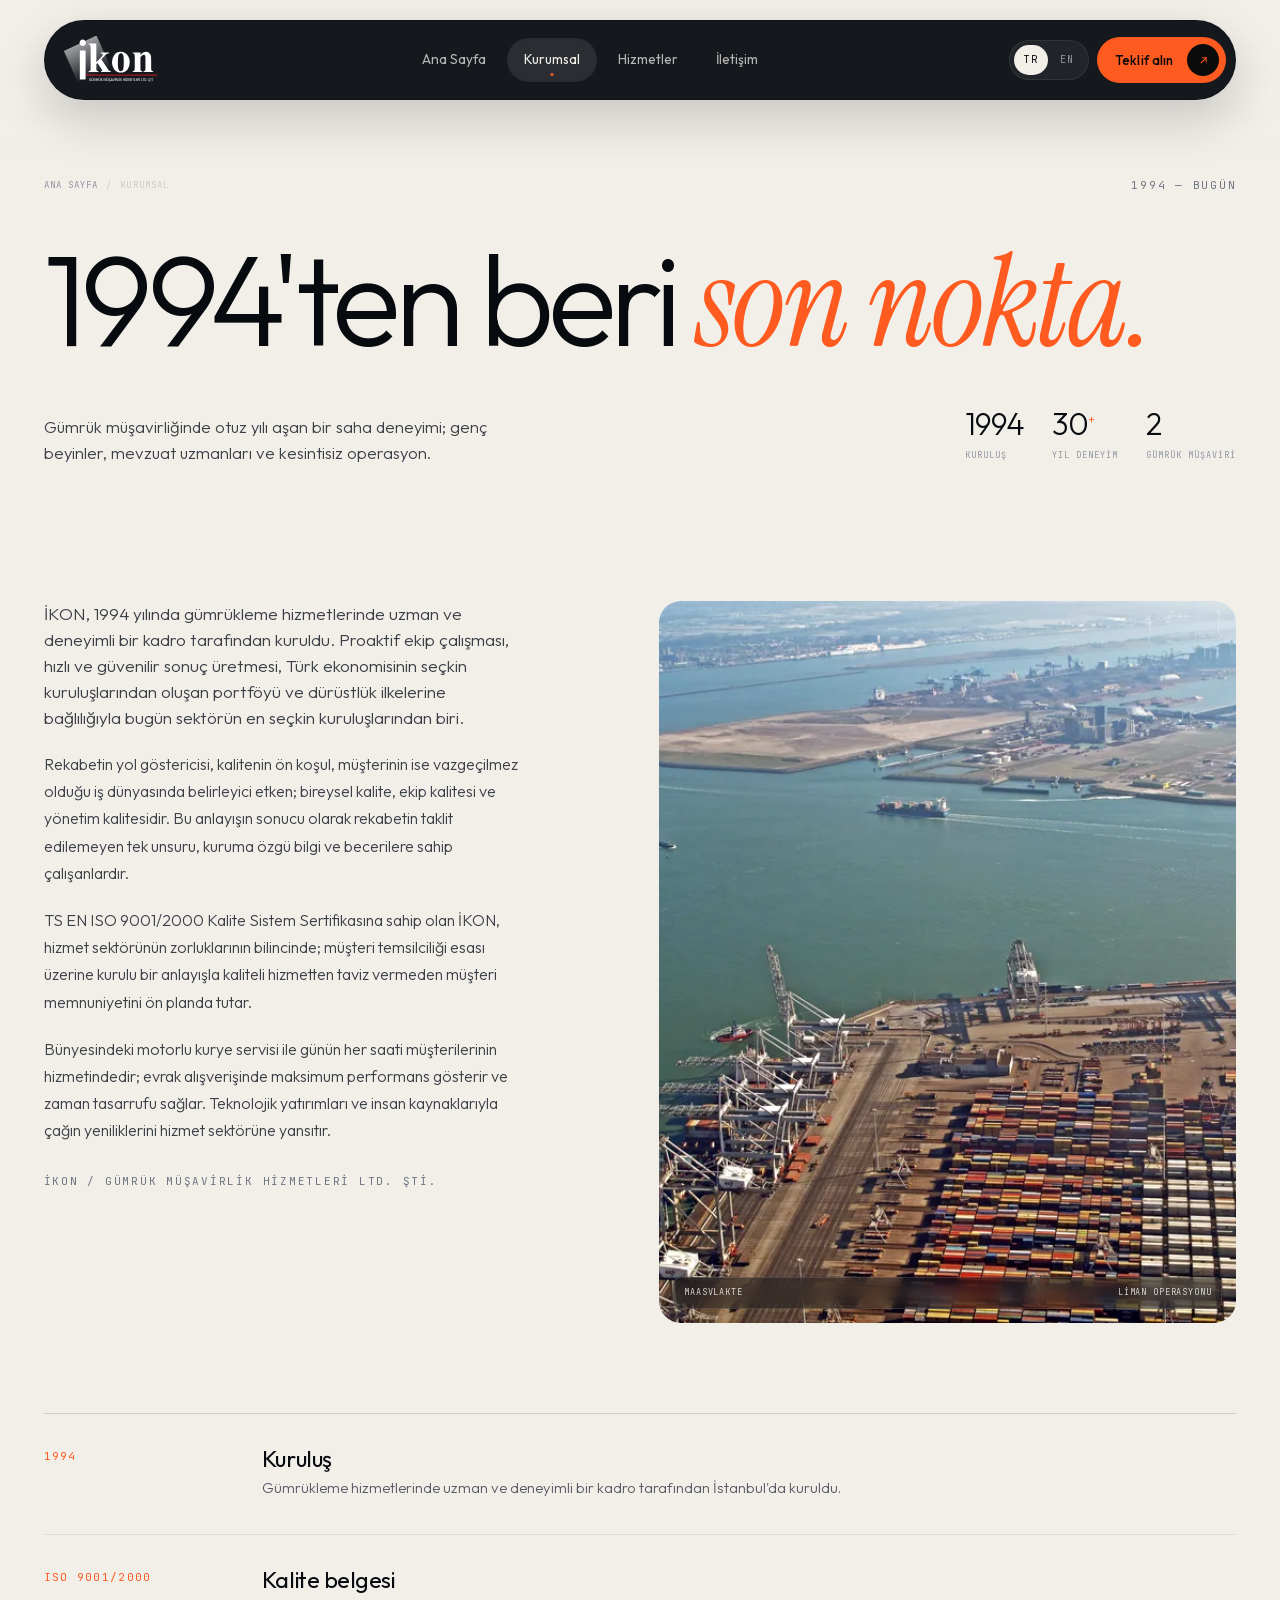
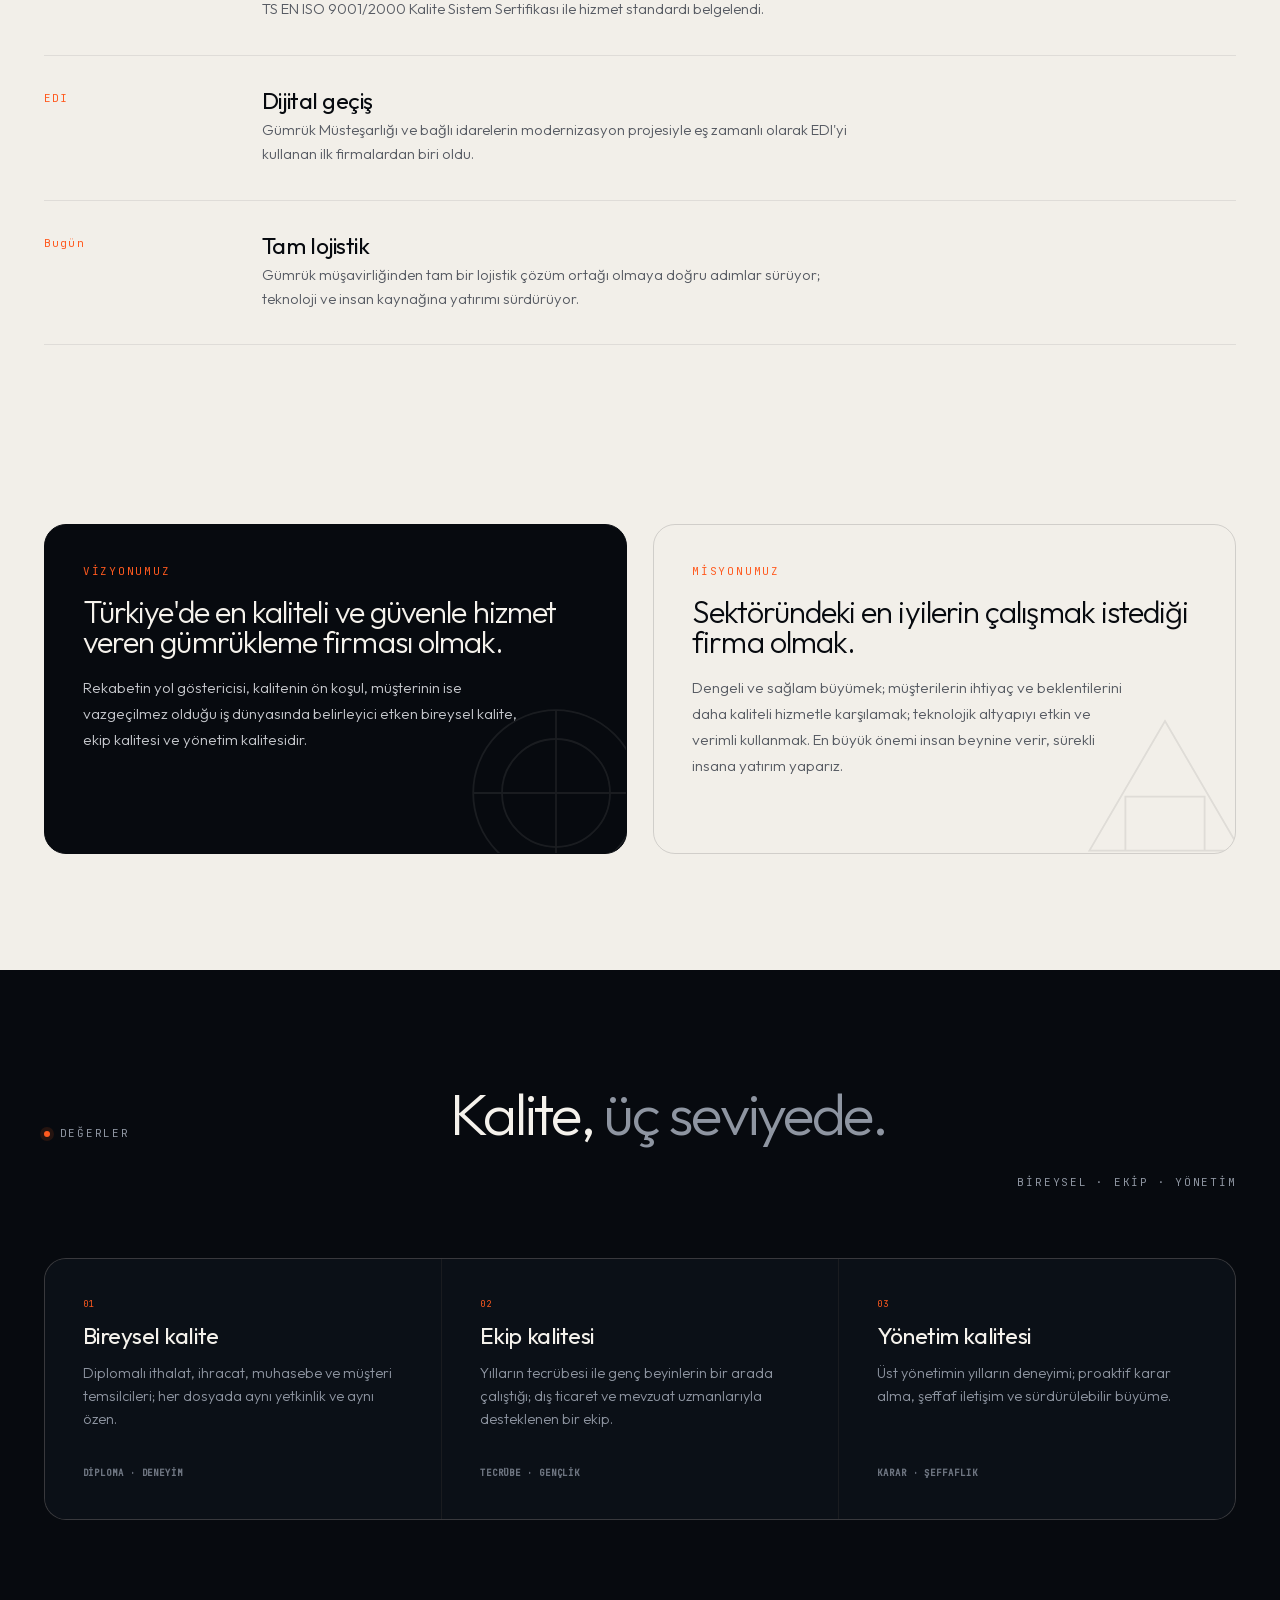
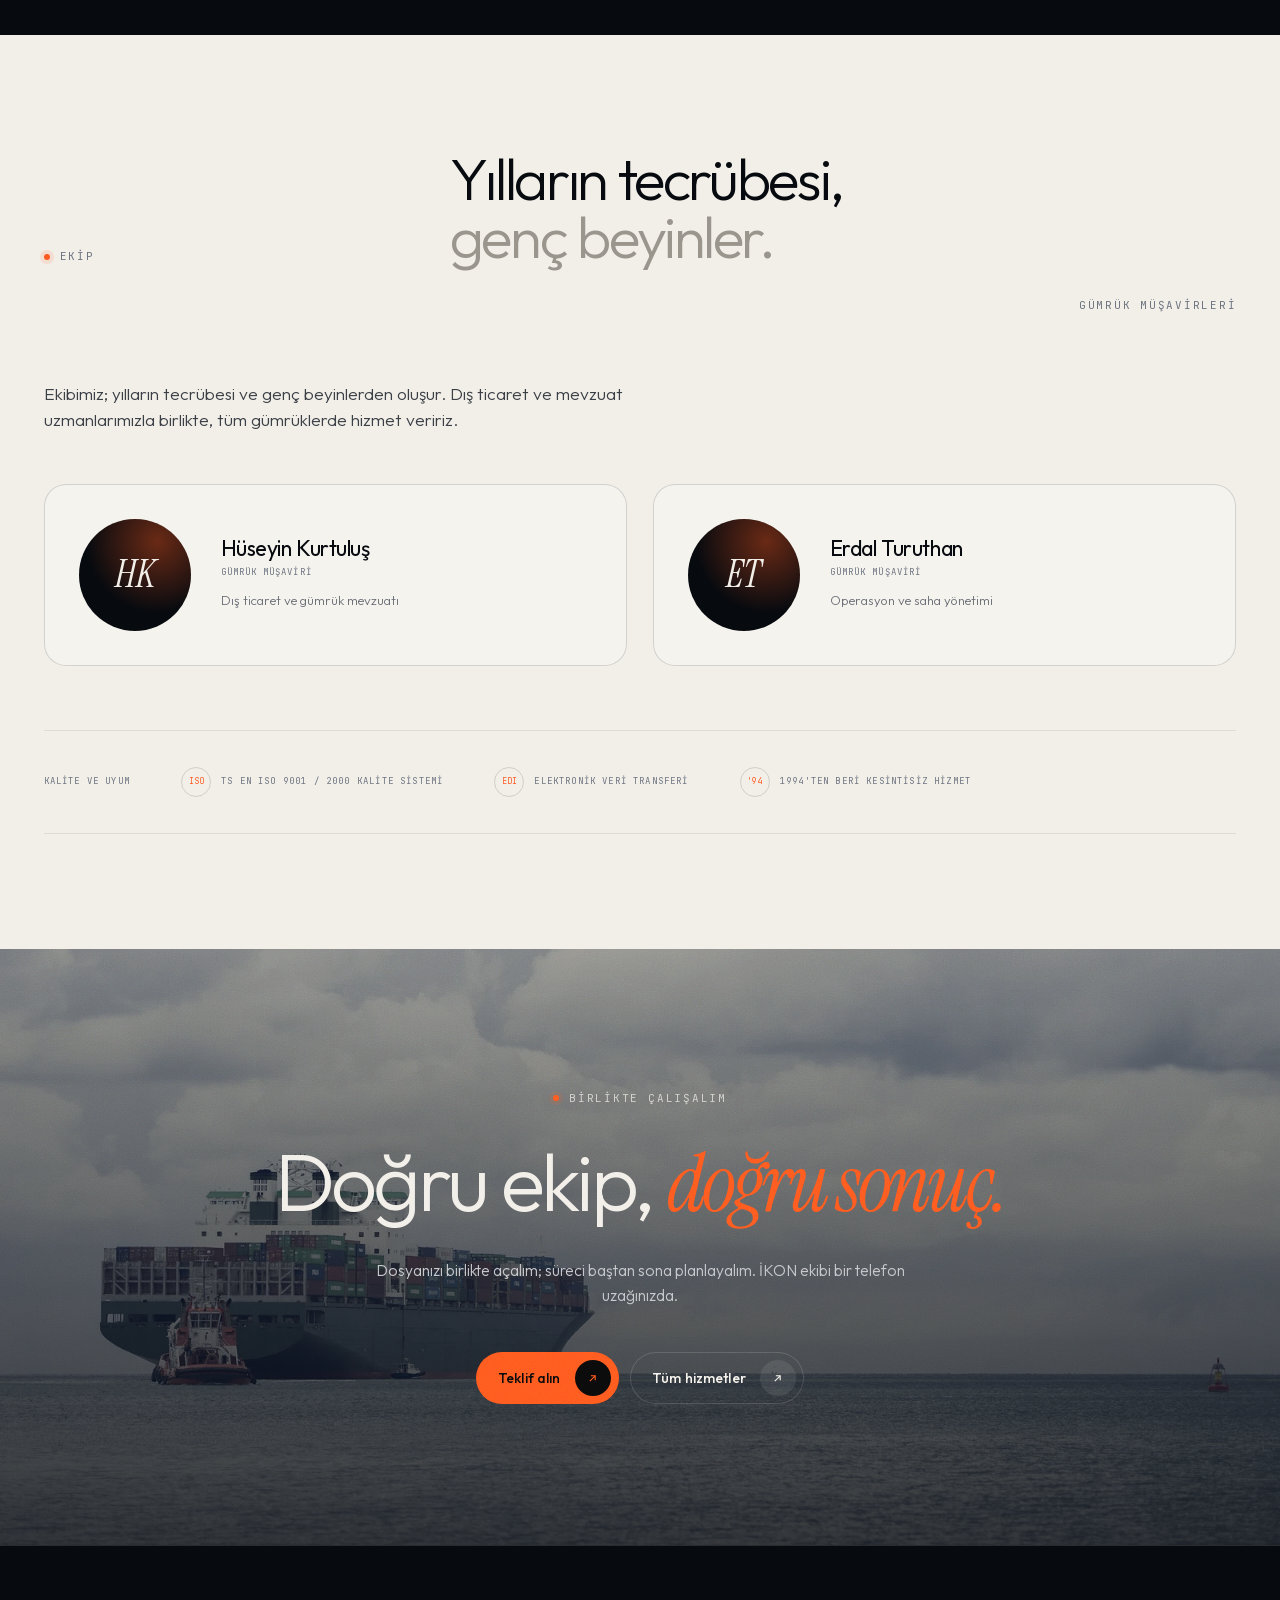
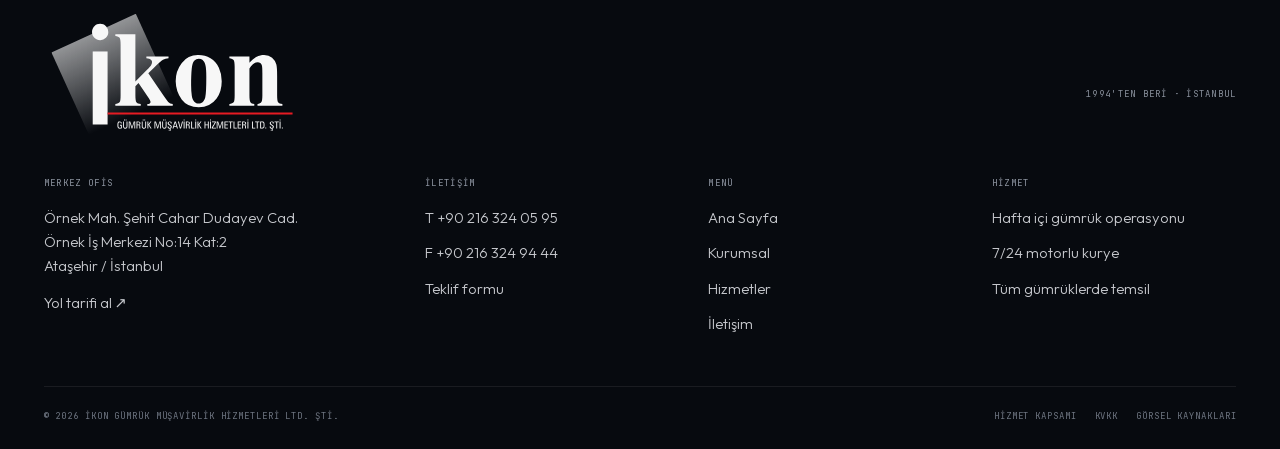
<file: kurumsal.html>
<!DOCTYPE html>
<html lang="tr">
<head>
<meta charset="utf-8">
<meta name="viewport" content="width=device-width, initial-scale=1">
<title data-i18n="meta.about.title">Kurumsal — 1994'ten beri | İKON Gümrük Müşavirliği</title>
<meta name="description" data-i18n-content="meta.about.desc" content="1994'ten beri gümrük müşavirliği: İKON'un hikâyesi, vizyonu, misyonu, değerleri ve gümrük müşavirleri.">
<meta name="theme-color" content="#070A0F">
<link rel="icon" href="assets/img/favicon-2026.svg" type="image/svg+xml">
<link rel="preload" href="assets/fonts/Outfit-200_600-latin.woff2" as="font" type="font/woff2" crossorigin>
<link rel="preload" href="assets/fonts/Outfit-200_600-latin-ext.woff2" as="font" type="font/woff2" crossorigin>
<link rel="preload" href="assets/fonts/InstrumentSerif-Italic-latin.woff2" as="font" type="font/woff2" crossorigin>
<link rel="stylesheet" href="assets/css/style.css?v=20261123">
<noscript><style>.preloader{display:none!important}[data-reveal]{opacity:1!important;transform:none!important}.mask-line>span{transform:none!important}.cursor,.cursor-dot{display:none!important}.faq__a{grid-template-rows:1fr!important}.form__success{display:none!important}</style></noscript>

<meta property="og:type" content="website">
<meta property="og:title" content="Kurumsal — 1994'ten beri | İKON Gümrük Müşavirliği">
<meta property="og:description" content="1994'ten beri gümrük müşavirliği: İKON'un hikâyesi, vizyonu, misyonu, değerleri ve gümrük müşavirleri.">
<meta property="og:image" content="assets/img/og-2026.jpg">
</head>
<body class="nav-on-light">
<div class="progress" id="progress" aria-hidden="true"></div>
<div class="preloader" id="preloader" aria-hidden="true">
  <div class="preloader__top mono"><span data-i18n="pre.top">Gümrük Müşavirliği</span><span>İstanbul · 41.00°N 29.03°E</span></div>
  <img class="preloader__brand" src="assets/img/logo.svg" width="112" height="57" alt="">
  <div class="preloader__bottom"><span class="preloader__count num" id="preCount">000</span><span class="preloader__bar"><i id="preBar"></i></span><span class="mono" data-i18n="pre.since">1994'ten beri</span></div>
</div>
<a class="skip" href="#main" data-i18n="a11y.skip">İçeriğe geç</a>
<div class="cursor" id="cursor" aria-hidden="true"><span>Keşfet</span></div>
<div class="cursor-dot" id="cursorDot" aria-hidden="true"></div>

<header class="nav" id="nav">
  <div class="nav__inner">
    <a class="brand" href="./" aria-label="İKON Gümrük Müşavirlik Hizmetleri">
      <img class="brand__logo" src="assets/img/logo.svg" width="112" height="57" alt="">
    </a>
    <nav class="nav__menu" aria-label="Ana menü">
      <a class="nav__link" href="./" data-i18n="nav.home">Ana Sayfa<span class="dot"></span></a>
      <a class="nav__link is-active" href="kurumsal" data-i18n="nav.about">Kurumsal<span class="dot"></span></a>
      <a class="nav__link" href="hizmetler" data-i18n="nav.services">Hizmetler<span class="dot"></span></a>
      <a class="nav__link" href="iletisim" data-i18n="nav.contact">İletişim<span class="dot"></span></a>
    </nav>
    <div class="nav__right">
      <div class="lang" role="group" aria-label="Dil">
        <button type="button" data-lang="tr" aria-pressed="true">TR</button>
        <button type="button" data-lang="en" aria-pressed="false">EN</button>
      </div>
      <a class="btn nav__cta" href="iletisim"><span data-i18n="nav.cta">Teklif alın</span><span class="btn__ico"><svg viewBox="0 0 24 24" fill="none" stroke="currentColor" stroke-width="2"><path d="M7 17L17 7M9 7h8v8"/></svg></span></a>
      <button class="nav__burger" id="burger" aria-label="Menü" aria-expanded="false" aria-controls="menu"><i></i><i></i></button>
    </div>
  </div>
</header>

<div class="menu" id="menu" aria-hidden="true">
  <nav class="menu__links" aria-label="Mobil menü">
    <a class="menu__link" href="./" style="transition-delay:.06s"><em>01</em><span data-i18n="nav.home">Ana Sayfa</span></a>
    <a class="menu__link" href="kurumsal" style="transition-delay:.12s"><em>02</em><span data-i18n="nav.about">Kurumsal</span></a>
    <a class="menu__link" href="hizmetler" style="transition-delay:.18s"><em>03</em><span data-i18n="nav.services">Hizmetler</span></a>
    <a class="menu__link" href="iletisim" style="transition-delay:.24s"><em>04</em><span data-i18n="nav.contact">İletişim</span></a>
  </nav>
  <div class="menu__foot">
    <span>+90 216 324 05 95</span>
    <span>Ataşehir · İstanbul</span>
    <div class="lang"><button type="button" data-lang="tr" aria-pressed="true">TR</button><button type="button" data-lang="en" aria-pressed="false">EN</button></div>
  </div>
</div>


<main id="main">
  <section class="page-hero page-hero--light">
    <div class="shell">
      <div class="page-hero__meta">
        <div class="crumbs"><a href="./" data-i18n="nav.home">Ana Sayfa</a><span>/</span><span data-i18n="nav.about">Kurumsal</span></div>
        <span class="mono" style="color:var(--muted-2)" data-i18n="ab.count">1994 — bugün</span>
      </div>
      <h1 data-i18n="ab.title">1994'ten beri <em>son nokta.</em></h1>
      <div class="page-hero__foot">
        <p class="page-hero__lead" data-i18n="ab.lead">Gümrük müşavirliğinde otuz yılı aşan bir saha deneyimi; genç beyinler, mevzuat uzmanları ve kesintisiz operasyon.</p>
        <div class="page-hero__aside">
          <div class="page-hero__stat"><b>1994</b><span data-i18n="hero.m1">Kuruluş</span></div>
          <div class="page-hero__stat"><b>30<sup style="color:var(--orange);font-size:.4em">+</sup></b><span data-i18n="ab.s2">Yıl deneyim</span></div>
          <div class="page-hero__stat"><b>2</b><span data-i18n="ab.s3">Gümrük müşaviri</span></div>
        </div>
      </div>
    </div>
  </section>

  <section class="section section--light" style="padding-top:clamp(36px,4.6vw,64px)">
    <div class="shell">
      <div class="about-grid">
        <div class="about-copy">
          <p class="lead" data-reveal data-i18n="ab.p1">İKON, 1994 yılında gümrükleme hizmetlerinde uzman ve deneyimli bir kadro tarafından kuruldu. Proaktif ekip çalışması, hızlı ve güvenilir sonuç üretmesi, Türk ekonomisinin seçkin kuruluşlarından oluşan portföyü ve dürüstlük ilkelerine bağlılığıyla bugün sektörün en seçkin kuruluşlarından biri.</p>
          <p data-reveal style="--d:.06s" data-i18n="ab.p2">Rekabetin yol göstericisi, kalitenin ön koşul, müşterinin ise vazgeçilmez olduğu iş dünyasında belirleyici etken; bireysel kalite, ekip kalitesi ve yönetim kalitesidir. Bu anlayışın sonucu olarak rekabetin taklit edilemeyen tek unsuru, kuruma özgü bilgi ve becerilere sahip çalışanlardır.</p>
          <p data-reveal style="--d:.12s" data-i18n="ab.p3">TS EN ISO 9001/2000 Kalite Sistem Sertifikasına sahip olan İKON, hizmet sektörünün zorluklarının bilincinde; müşteri temsilciliği esası üzerine kurulu bir anlayışla kaliteli hizmetten taviz vermeden müşteri memnuniyetini ön planda tutar.</p>
          <p data-reveal style="--d:.18s" data-i18n="ab.p4">Bünyesindeki motorlu kurye servisi ile günün her saati müşterilerinin hizmetindedir; evrak alışverişinde maksimum performans gösterir ve zaman tasarrufu sağlar. Teknolojik yatırımları ve insan kaynaklarıyla çağın yeniliklerini hizmet sektörüne yansıtır.</p>
          <div class="mono" style="color:var(--muted-2);margin-top:10px" data-i18n="ab.sig">İKON / Gümrük Müşavirlik Hizmetleri Ltd. Şti.</div>
        </div>
        <figure class="about-fig" data-reveal="scale">
          <img src="assets/img/aerial-1600.webp" srcset="assets/img/aerial-900.webp 900w, assets/img/aerial-1600.webp 1600w" sizes="(max-width:1024px) 92vw, 42vw" width="1600" height="1200" alt="Liman sahası ve konteyner terminalleri" loading="lazy" decoding="async">
          <figcaption><span data-i18n="ab.fig1">Maasvlakte</span><span data-i18n="ab.fig2">Liman operasyonu</span></figcaption>
        </figure>
      </div>

      <div class="timeline">
        <div class="tl-item" data-reveal><b>1994</b><div><h3 data-i18n="ab.t1.t">Kuruluş</h3><p data-i18n="ab.t1.d">Gümrükleme hizmetlerinde uzman ve deneyimli bir kadro tarafından İstanbul'da kuruldu.</p></div></div>
        <div class="tl-item" data-reveal style="--d:.06s"><b>ISO 9001/2000</b><div><h3 data-i18n="ab.t2.t">Kalite belgesi</h3><p data-i18n="ab.t2.d">TS EN ISO 9001/2000 Kalite Sistem Sertifikası ile hizmet standardı belgelendi.</p></div></div>
        <div class="tl-item" data-reveal style="--d:.12s"><b>EDI</b><div><h3 data-i18n="ab.t3.t">Dijital geçiş</h3><p data-i18n="ab.t3.d">Gümrük Müsteşarlığı ve bağlı idarelerin modernizasyon projesiyle eş zamanlı olarak EDI'yi kullanan ilk firmalardan biri oldu.</p></div></div>
        <div class="tl-item" data-reveal style="--d:.18s"><b data-i18n="ab.t4.b">Bugün</b><div><h3 data-i18n="ab.t4.t">Tam lojistik</h3><p data-i18n="ab.t4.d">Gümrük müşavirliğinden tam bir lojistik çözüm ortağı olmaya doğru adımlar sürüyor; teknoloji ve insan kaynağına yatırımı sürdürüyor.</p></div></div>
      </div>
    </div>
  </section>

  <section class="section section--light" style="padding-top:0">
    <div class="shell">
      <div class="vm">
        <div class="vm__card vm__card--dark" data-reveal="scale">
          <span class="mono" data-i18n="ab.vision.l">Vizyonumuz</span>
          <h3 data-i18n="ab.vision.t">Türkiye'de en kaliteli ve güvenle hizmet veren gümrükleme firması olmak.</h3>
          <p data-i18n="ab.vision.d">Rekabetin yol göstericisi, kalitenin ön koşul, müşterinin ise vazgeçilmez olduğu iş dünyasında belirleyici etken bireysel kalite, ekip kalitesi ve yönetim kalitesidir.</p>
          <svg class="vm__card__icon" viewBox="0 0 100 100" fill="none" stroke="currentColor" stroke-width="1"><circle cx="50" cy="50" r="46"/><circle cx="50" cy="50" r="30"/><path d="M4 50h92M50 4v92"/></svg>
        </div>
        <div class="vm__card" data-reveal="scale" style="--d:.08s">
          <span class="mono" data-i18n="ab.mission.l">Misyonumuz</span>
          <h3 data-i18n="ab.mission.t">Sektöründeki en iyilerin çalışmak istediği firma olmak.</h3>
          <p data-i18n="ab.mission.d">Dengeli ve sağlam büyümek; müşterilerin ihtiyaç ve beklentilerini daha kaliteli hizmetle karşılamak; teknolojik altyapıyı etkin ve verimli kullanmak. En büyük önemi insan beynine verir, sürekli insana yatırım yaparız.</p>
          <svg class="vm__card__icon" viewBox="0 0 100 100" fill="none" stroke="currentColor" stroke-width="1"><path d="M8 82L50 10l42 72z"/><path d="M28 82V52h44v30"/></svg>
        </div>
      </div>
    </div>
  </section>

  <section class="section section--dark">
    <div class="shell">
      <div class="head">
        <div class="head__label"><span class="eyebrow" data-i18n="ab.val.label">Değerler</span></div>
        <h2 class="head__title" data-reveal><span data-i18n="ab.val.t1">Kalite,</span> <span class="dim" data-i18n="ab.val.t2">üç seviyede.</span></h2>
        <div class="head__aside"><span class="mono" style="color:var(--muted)" data-i18n="ab.val.note">Bireysel · Ekip · Yönetim</span></div>
      </div>
      <div class="pillars">
        <div class="pillar" data-reveal><span>01</span><h3 data-i18n="ab.v1.t">Bireysel kalite</h3><p data-i18n="ab.v1.d">Diplomalı ithalat, ihracat, muhasebe ve müşteri temsilcileri; her dosyada aynı yetkinlik ve aynı özen.</p><b data-i18n="ab.v1.b">Diploma · Deneyim</b></div>
        <div class="pillar" data-reveal style="--d:.08s"><span>02</span><h3 data-i18n="ab.v2.t">Ekip kalitesi</h3><p data-i18n="ab.v2.d">Yılların tecrübesi ile genç beyinlerin bir arada çalıştığı; dış ticaret ve mevzuat uzmanlarıyla desteklenen bir ekip.</p><b data-i18n="ab.v2.b">Tecrübe · Gençlik</b></div>
        <div class="pillar" data-reveal style="--d:.16s"><span>03</span><h3 data-i18n="ab.v3.t">Yönetim kalitesi</h3><p data-i18n="ab.v3.d">Üst yönetimin yılların deneyimi; proaktif karar alma, şeffaf iletişim ve sürdürülebilir büyüme.</p><b data-i18n="ab.v3.b">Karar · Şeffaflık</b></div>
      </div>
    </div>
  </section>

  <section class="section section--light">
    <div class="shell">
      <div class="head">
        <div class="head__label"><span class="eyebrow" data-i18n="ab.team.label">Ekip</span></div>
        <h2 class="head__title" data-reveal><span data-i18n="ab.team.t1">Yılların tecrübesi,</span><br><span class="dim" data-i18n="ab.team.t2">genç beyinler.</span></h2>
        <div class="head__aside"><span class="mono" style="color:var(--muted-2)" data-i18n="ab.team.note">Gümrük müşavirleri</span></div>
      </div>
      <p class="lead" style="max-width:56ch" data-reveal data-i18n="ab.team.lead">Ekibimiz; yılların tecrübesi ve genç beyinlerden oluşur. Dış ticaret ve mevzuat uzmanlarımızla birlikte, tüm gümrüklerde hizmet veririz.</p>
      <div class="team">
        <div class="member" data-reveal>
          <div class="member__mono"><span>HK</span></div>
          <div><h3>Hüseyin Kurtuluş</h3><p data-i18n="ab.m1.role">Gümrük Müşaviri</p><small data-i18n="ab.m1.desc">Dış ticaret ve gümrük mevzuatı</small></div>
        </div>
        <div class="member" data-reveal style="--d:.08s">
          <div class="member__mono"><span>ET</span></div>
          <div><h3>Erdal Turuthan</h3><p data-i18n="ab.m2.role">Gümrük Müşaviri</p><small data-i18n="ab.m2.desc">Operasyon ve saha yönetimi</small></div>
        </div>
      </div>
      <div class="iso-strip">
        <span data-i18n="ab.iso.label">Kalite ve uyum</span>
        <div class="iso-badge"><i>ISO</i><span data-i18n="ab.iso.1">TS EN ISO 9001 / 2000 Kalite Sistemi</span></div>
        <div class="iso-badge"><i>EDI</i><span data-i18n="ab.iso.2">Elektronik Veri Transferi</span></div>
        <div class="iso-badge"><i>'94</i><span data-i18n="ab.iso.3">1994'ten beri kesintisiz hizmet</span></div>
      </div>
    </div>
  </section>

  <section class="cta grain">
    <div class="cta__media"><img src="assets/img/ship-1600.webp" alt="" loading="lazy" aria-hidden="true"></div>
    <div class="shell cta__inner">
      <span class="eyebrow" data-i18n="ab.cta.label">Birlikte çalışalım</span>
      <h2 class="cta__title" data-reveal><span data-i18n="ab.cta.t1">Doğru ekip,</span> <em data-i18n="ab.cta.t2">doğru sonuç.</em></h2>
      <p class="cta__sub" data-i18n="ab.cta.sub">Dosyanızı birlikte açalım; süreci baştan sona planlayalım. İKON ekibi bir telefon uzağınızda.</p>
      <div class="cta__actions">
        <a class="btn" href="iletisim" data-magnetic><span data-i18n="cta.b1">Teklif alın</span><span class="btn__ico"><svg viewBox="0 0 24 24" fill="none" stroke="currentColor" stroke-width="2"><path d="M7 17L17 7M9 7h8v8"/></svg></span></a>
        <a class="btn btn--ghost" href="hizmetler" data-magnetic><span data-i18n="sv.all">Tüm hizmetler</span><span class="btn__ico"><svg viewBox="0 0 24 24" fill="none" stroke="currentColor" stroke-width="2"><path d="M7 17L17 7M9 7h8v8"/></svg></span></a>
      </div>
    </div>
  </section>
</main>

<footer class="footer">
  <div class="shell">
    <div class="footer__word"><img src="assets/img/logo.svg" width="112" height="57" alt="İKON"><em class="footer__word-meta" data-i18n="ft.since">1994'ten beri · İstanbul</em></div>
    <div class="footer__grid">
      <div class="footer__col">
        <h4 data-i18n="ft.office">Merkez ofis</h4>
        <address>Örnek Mah. Şehit Cahar Dudayev Cad.<br>Örnek İş Merkezi No:14 Kat:2<br>Ataşehir / İstanbul</address>
        <a href="https://maps.google.com/?q=Örnek+Mahallesi+Şehit+Cahar+Dudayev+Caddesi+Örnek+İş+Merkezi+Ataşehir+İstanbul" target="_blank" rel="noopener" data-i18n="ft.directions">Yol tarifi al ↗</a>
      </div>
      <div class="footer__col">
        <h4 data-i18n="ft.contact">İletişim</h4>
        <a href="tel:+902163240595">T +90 216 324 05 95</a>
        <a href="tel:+902163249444">F +90 216 324 94 44</a>
        <a href="iletisim" data-i18n="ft.form">Teklif formu</a>
      </div>
      <div class="footer__col">
        <h4 data-i18n="ft.menu">Menü</h4>
        <a href="./" data-i18n="nav.home">Ana Sayfa</a>
        <a href="kurumsal" data-i18n="nav.about">Kurumsal</a>
        <a href="hizmetler" data-i18n="nav.services">Hizmetler</a>
        <a href="iletisim" data-i18n="nav.contact">İletişim</a>
      </div>
      <div class="footer__col">
        <h4 data-i18n="ft.hours">Hizmet</h4>
        <span data-i18n="ft.h1">Hafta içi gümrük operasyonu</span>
        <span data-i18n="ft.h2">7/24 motorlu kurye</span>
        <span data-i18n="ft.h3">Tüm gümrüklerde temsil</span>
      </div>
    </div>
    <div class="footer__bottom">
      <span>© <span id="year">2026</span> İKON Gümrük Müşavirlik Hizmetleri Ltd. Şti.</span>
      <span style="display:flex;gap:18px;flex-wrap:wrap"><a href="hizmetler" data-i18n="ft.legal1">Hizmet kapsamı</a><a href="iletisim#kvkk" data-i18n="ft.legal2">KVKK</a><a href="ATTRIBUTIONS.md" data-i18n="ft.credits">Görsel kaynakları</a></span>
    </div>
  </div>
</footer>

<script src="assets/js/i18n.js?v=20261121"></script>
<script src="assets/js/main.js?v=20261121"></script>
</body>
</html>
</file>
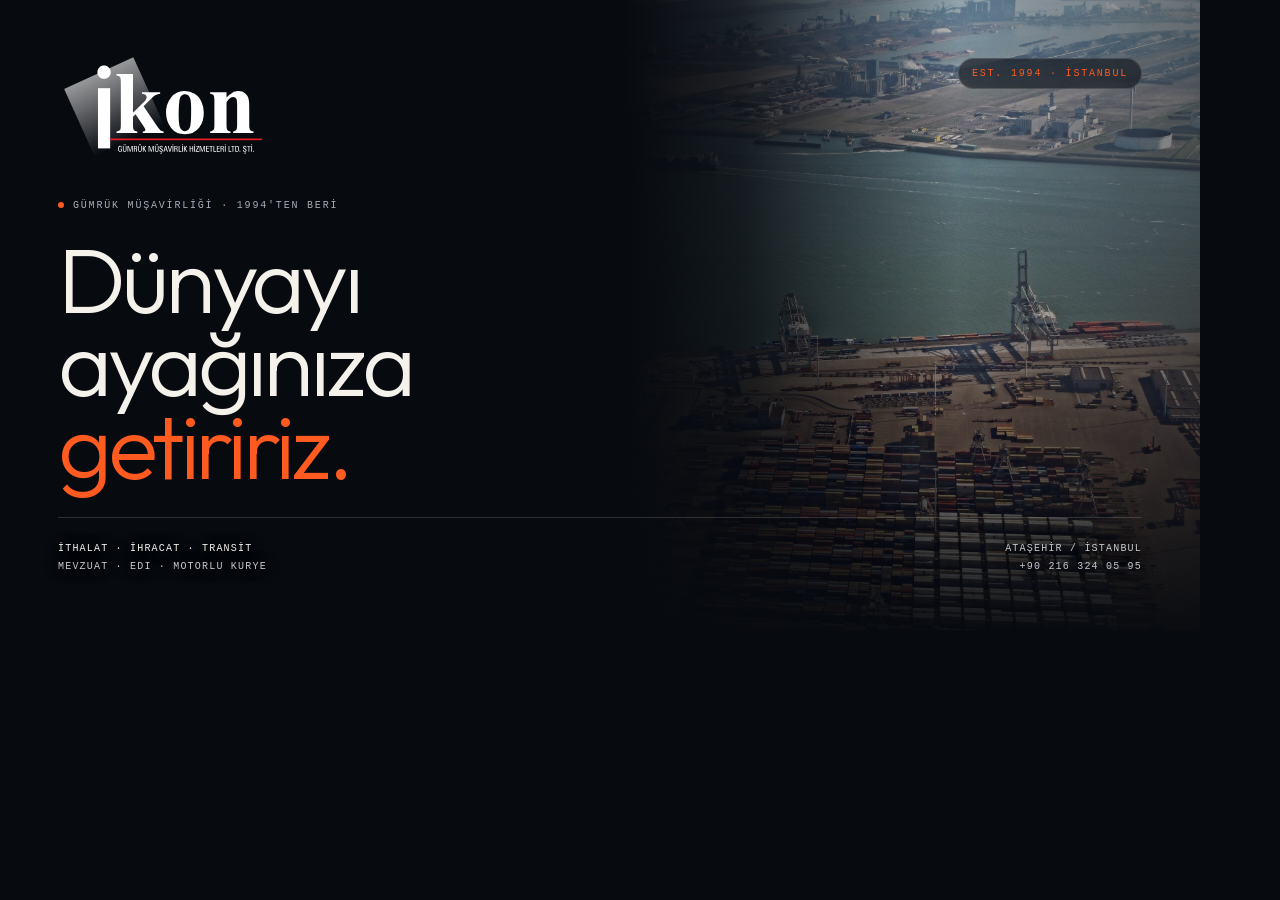
<file: tools/og.html>
<!doctype html><html lang="tr"><head><meta charset="utf-8">
<style>
@font-face{font-family:Outfit;src:url('../assets/fonts/Outfit-200_600-latin.woff2') format('woff2');font-weight:200 600}
@font-face{font-family:Outfit;src:url('../assets/fonts/Outfit-200_600-latin-ext.woff2') format('woff2');font-weight:200 600;unicode-range:U+0100-02BA,U+1E00-1E9F}
@font-face{font-family:Instrument;src:url('../assets/fonts/InstrumentSerif-Italic-latin.woff2') format('woff2');font-style:italic;font-weight:400}
@font-face{font-family:Instrument;src:url('../assets/fonts/InstrumentSerif-Italic-latin-ext.woff2') format('woff2');font-style:italic;font-weight:400;unicode-range:U+0100-02BA}
*{box-sizing:border-box;margin:0}
body{width:1200px;height:630px;background:#070A0F;color:#F5F2EC;font-family:Outfit,sans-serif;overflow:hidden;position:relative}
.img{position:absolute;inset:0 0 0 52%;}
.img img{width:100%;height:100%;object-fit:cover;filter:saturate(.8) contrast(1.05) brightness(.9)}
.img::after{content:"";position:absolute;inset:0;background:linear-gradient(90deg,#070A0F 0%,rgba(7,10,15,.86) 20%,rgba(7,10,15,.18) 58%,rgba(7,10,15,.5) 100%),linear-gradient(0deg,rgba(7,10,15,.95),rgba(7,10,15,0) 46%)}
.wrap{position:relative;z-index:2;height:100%;padding:54px 58px;display:flex;flex-direction:column;justify-content:space-between}
.top{display:flex;align-items:center;gap:16px}
.logo{width:210px;height:auto;display:block}
.mark{width:54px;height:54px;border-radius:50%;background:linear-gradient(140deg,#1E3FAE,#0C1633 70%);display:grid;place-items:center;position:relative;overflow:hidden}
.mark::after{content:"";position:absolute;inset:0;background:radial-gradient(circle at 70% 20%,rgba(255,90,31,.55),transparent 55%)}
.mark span{font-family:Instrument,serif;font-style:italic;font-size:34px;position:relative;z-index:1;transform:translateY(-2px)}
.word{font-family:Instrument,serif;font-style:italic;font-size:38px;line-height:1}
.sub{font-family:'Courier New',monospace;font-size:9px;letter-spacing:.22em;color:#8E95A1;margin-top:4px;text-transform:uppercase}
.tag{position:absolute;right:58px;top:58px;font-family:'Courier New',monospace;font-size:10px;letter-spacing:.18em;color:#FF5A1F;text-transform:uppercase;background:rgba(7,10,15,.55);border:1px solid rgba(255,255,255,.14);padding:9px 13px;border-radius:100px;backdrop-filter:blur(8px)}
h1{font-size:92px;line-height:.9;letter-spacing:-.045em;font-weight:300;max-width:640px;margin-top:26px}
h1 .o{color:#FF5A1F}
.foot{display:flex;justify-content:space-between;align-items:flex-end;padding-top:22px;border-top:1px solid rgba(245,242,236,.16)}
.foot p{font-family:'Courier New',monospace;font-size:10px;letter-spacing:.12em;color:#C6C8CD;line-height:1.8;text-transform:uppercase;text-shadow:0 1px 14px rgba(0,0,0,.9)}
.foot b{color:#F5F2EC;font-weight:400}
.eyebrow{display:inline-flex;align-items:center;gap:9px;font-family:'Courier New',monospace;font-size:10px;letter-spacing:.18em;color:#A7ADB8;text-transform:uppercase}
.eyebrow i{width:6px;height:6px;border-radius:50%;background:#FF5A1F;display:block}
</style></head><body>
<div class="img"><img src="../assets/img/hero-1800.jpg" alt=""></div>
<div class="wrap">
  <div class="top"><img class="logo" src="../assets/img/logo.svg" width="210" height="107" alt="İKON"></div>
  <div class="tag">Est. 1994 · İstanbul</div>
  <div>
    <div class="eyebrow"><i></i>Gümrük Müşavirliği · 1994'ten beri</div>
    <h1>Dünyayı<br>ayağınıza<br><span class="o">getiririz.</span></h1>
  </div>
  <div class="foot">
    <p><b>İthalat · İhracat · Transit</b><br>Mevzuat · EDI · Motorlu kurye</p>
    <p style="text-align:right">Ataşehir / İstanbul<br>+90 216 324 05 95</p>
  </div>
</div>
</body></html>
</file>
<file: assets/css/style.css>
/* ============================================================
   İKON Gümrük Müşavirliği — Design System
   Direction: "Signal & Steel" — deep ink, paper, hi-vis orange
   ============================================================ */

/* ---------- Fonts ---------- */
@font-face{font-family:'Outfit';src:url('../fonts/Outfit-200_600-latin-ext.woff2') format('woff2');font-weight:200 600;font-style:normal;font-display:swap;unicode-range:U+0100-02BA,U+02BD-02C5,U+02C7-02CC,U+02CE-02D7,U+02DD-02FF,U+0304,U+0308,U+0329,U+1D00-1DBF,U+1E00-1E9F,U+1EF2-1EFF,U+2020,U+20A0-20AB,U+20AD-20C4,U+2113,U+2C60-2C7F,U+A720-A7FF}
@font-face{font-family:'Outfit';src:url('../fonts/Outfit-200_600-latin.woff2') format('woff2');font-weight:200 600;font-style:normal;font-display:swap;unicode-range:U+0000-00FF,U+0131,U+0152-0153,U+02BB-02BC,U+02C6,U+02DA,U+02DC,U+0304,U+0308,U+0329,U+2000-206F,U+20AC,U+2122,U+2191,U+2193,U+2212,U+2215,U+FEFF,U+FFFD}
@font-face{font-family:'JetBrains Mono';src:url('../fonts/JetBrainsMono-400-latin-ext.woff2') format('woff2');font-weight:400 500;font-style:normal;font-display:swap;unicode-range:U+0100-02BA,U+02BD-02C5,U+02C7-02CC,U+02CE-02D7,U+02DD-02FF,U+0304,U+0308,U+0329,U+1D00-1DBF,U+1E00-1E9F,U+1EF2-1EFF,U+2020,U+20A0-20AB,U+20AD-20C4,U+2113,U+2C60-2C7F,U+A720-A7FF}
@font-face{font-family:'JetBrains Mono';src:url('../fonts/JetBrainsMono-400-latin.woff2') format('woff2');font-weight:400 500;font-style:normal;font-display:swap;unicode-range:U+0000-00FF,U+0131,U+0152-0153,U+02BB-02BC,U+02C6,U+02DA,U+02DC,U+0304,U+0308,U+0329,U+2000-206F,U+20AC,U+2122,U+2191,U+2193,U+2212,U+2215,U+FEFF,U+FFFD}
@font-face{font-family:'Instrument Serif';src:url('../fonts/InstrumentSerif-Italic-latin-ext.woff2') format('woff2');font-weight:400;font-style:italic;font-display:swap;unicode-range:U+0100-02BA,U+02BD-02C5,U+02C7-02CC,U+02CE-02D7,U+02DD-02FF,U+0304,U+0308,U+0329,U+1D00-1DBF,U+1E00-1E9F,U+1EF2-1EFF,U+2020,U+20A0-20AB,U+20AD-20C4,U+2113,U+2C60-2C7F,U+A720-A7FF}
@font-face{font-family:'Instrument Serif';src:url('../fonts/InstrumentSerif-Italic-latin.woff2') format('woff2');font-weight:400;font-style:italic;font-display:swap;unicode-range:U+0000-00FF,U+0131,U+0152-0153,U+02BB-02BC,U+02C6,U+02DA,U+02DC,U+0304,U+0308,U+0329,U+2000-206F,U+20AC,U+2122,U+2191,U+2193,U+2212,U+2215,U+FEFF,U+FFFD}

/* ---------- Tokens ---------- */
:root{
  --ink:#070A0F;
  --ink-2:#0B1017;
  --ink-3:#111826;
  --ink-4:#18202F;
  --paper:#F2EFE9;
  --paper-2:#E8E4DB;
  --orange:#FF5A1F;
  --orange-soft:#FF7A45;
  --navy:#1E3FAE;
  --text:#F5F2EC;
  --text-dim:#C6C8CD;
  --muted:#8E95A1;
  --muted-2:#6E7581;
  --line:rgba(245,242,236,.14);
  --line-soft:rgba(245,242,236,.08);
  --line-dark:rgba(7,10,15,.14);
  --line-dark-soft:rgba(7,10,15,.08);
  --sans:'Outfit',ui-sans-serif,system-ui,-apple-system,'Segoe UI',sans-serif;
  --serif:'Instrument Serif',Georgia,serif;
  --mono:'JetBrains Mono',ui-monospace,SFMono-Regular,Menlo,monospace;
  --ease:cubic-bezier(.16,1,.3,1);
  --ease-io:cubic-bezier(.65,.05,.36,1);
  --ease-soft:cubic-bezier(.33,1,.68,1);
  --gutter:clamp(18px,3.4vw,56px);
  --maxw:1680px;
  --r-lg:32px;
  --r-md:22px;
  --r-sm:14px;
  --nav-h:88px;
}

/* ---------- Reset ---------- */
*,*::before,*::after{box-sizing:border-box}
html{-webkit-text-size-adjust:100%;scroll-behavior:smooth}
html.is-locked,html.is-locked body{overflow:hidden}
body{
  margin:0;background:var(--ink);color:var(--text);
  font-family:var(--sans);font-weight:300;font-size:16px;line-height:1.6;
  -webkit-font-smoothing:antialiased;-moz-osx-font-smoothing:grayscale;
  overflow-x:hidden;
}
body.is-light{background:var(--paper);color:var(--ink)}
img,video,svg,canvas{display:block;max-width:100%}
img{height:auto}
a{color:inherit;text-decoration:none}
button{font:inherit;color:inherit;background:none;border:0;cursor:pointer}
p{margin:0}
h1,h2,h3,h4{margin:0;font-weight:400;letter-spacing:-.03em;line-height:.98}
ul,ol{margin:0;padding:0;list-style:none}
figure{margin:0}
::selection{background:var(--orange);color:#0A0A0A}
:focus-visible{outline:2px solid var(--orange);outline-offset:4px;border-radius:2px}

/* ---------- Layout ---------- */
.shell{width:100%;max-width:var(--maxw);margin-inline:auto;padding-inline:var(--gutter)}
.section{position:relative;padding-block:clamp(72px,9vw,150px);display:flow-root}
.section--tight{padding-block:clamp(48px,6vw,96px)}
.section--dark{background:var(--ink);color:var(--text)}
.section--ink2{background:var(--ink-2);color:var(--text)}
.section--light{background:var(--paper);color:var(--ink)}
.section--orange{background:var(--orange);color:#0A0A0A}
.sheet{position:relative;z-index:2;margin-top:0;border-radius:44px 44px 0 0;overflow:hidden}
@media(max-width:820px){.sheet{border-radius:26px 26px 0 0}}

.grid12{display:grid;grid-template-columns:repeat(12,minmax(0,1fr));gap:clamp(16px,2vw,32px)}
.span-3{grid-column:span 3}.span-4{grid-column:span 4}.span-5{grid-column:span 5}
.span-6{grid-column:span 6}.span-7{grid-column:span 7}.span-8{grid-column:span 8}

/* ---------- Type utilities ---------- */
.mono{font-family:var(--mono);font-size:11px;font-weight:400;letter-spacing:.16em;text-transform:uppercase;line-height:1.4}
.eyebrow{display:inline-flex;align-items:center;gap:10px;font-family:var(--mono);font-size:11px;letter-spacing:.16em;text-transform:uppercase;color:var(--muted)}
.eyebrow::before{content:"";width:6px;height:6px;border-radius:50%;background:var(--orange);flex:none;box-shadow:0 0 0 4px rgba(255,90,31,.12)}
.section--light .eyebrow{color:var(--muted-2)}
.serif{font-family:var(--serif);font-style:italic;font-weight:400;letter-spacing:0}
.h-xl{font-size:clamp(3.2rem,8vw,9rem);line-height:.9;letter-spacing:-.035em}
.h-lg{font-size:clamp(2.5rem,5vw,5.4rem);line-height:.95;letter-spacing:-.035em}
.h-md{font-size:clamp(1.75rem,2.6vw,2.6rem);line-height:1.06;letter-spacing:-.025em}
.h-sm{font-size:clamp(1.25rem,1.6vw,1.55rem);line-height:1.2;letter-spacing:-.015em}
.lead{font-size:clamp(1.08rem,1.35vw,1.45rem);line-height:1.5;font-weight:300;color:var(--text-dim);max-width:54ch}
.section--light .lead{color:#3B3F46}
.muted{color:var(--muted)}
.small{font-size:.875rem;line-height:1.55;color:var(--muted)}
.num{font-variant-numeric:tabular-nums}

/* ---------- Links & buttons ---------- */
.btn{
  position:relative;display:inline-flex;align-items:center;gap:14px;
  padding:8px 8px 8px 22px;border-radius:100px;background:var(--orange);color:#0B0B0B;
  font-size:14px;font-weight:500;letter-spacing:.01em;line-height:1;
  transition:background .4s var(--ease),color .4s var(--ease),transform .5s var(--ease);
  will-change:transform;white-space:nowrap;
}
.btn__ico{display:grid;place-items:center;width:36px;height:36px;border-radius:50%;background:#0B0B0B;color:var(--orange);transition:transform .5s var(--ease),background .4s,color .4s}
.btn__ico svg{width:13px;height:13px;overflow:visible}
.btn:hover{background:#fff;color:#0B0B0B}
.btn:hover .btn__ico{transform:rotate(-45deg)}
.btn--ghost{background:transparent;color:var(--text);box-shadow:inset 0 0 0 1px var(--line)}
.btn--ghost:hover{background:rgba(255,255,255,.06);color:#fff}
.btn--ghost .btn__ico{background:rgba(255,255,255,.08);color:var(--text)}
.btn--ghost:hover .btn__ico{background:var(--orange);color:#0B0B0B}
.btn--dark{background:#0B0F16;color:var(--text)}
.btn--dark .btn__ico{background:var(--orange);color:#0B0F16}
.btn--dark:hover{background:#161C27}
.section--light .btn--ghost{color:var(--ink);box-shadow:inset 0 0 0 1px var(--line-dark)}
.section--light .btn--ghost:hover{background:rgba(7,10,15,.05)}
.section--light .btn--ghost .btn__ico{background:rgba(7,10,15,.06)}

.link-arrow{display:inline-flex;align-items:center;gap:10px;font-size:14px;font-weight:400;padding-bottom:4px;border-bottom:1px solid var(--line);transition:border-color .4s,color .4s}
.link-arrow svg{width:12px;height:12px;transition:transform .45s var(--ease)}
.link-arrow:hover{color:var(--orange);border-color:var(--orange)}
.link-arrow:hover svg{transform:translate(3px,-3px)}
.section--light .link-arrow{border-color:var(--line-dark)}
.section--light .link-arrow:hover{color:var(--ink);border-color:var(--ink)}

/* ---------- Reveal system ---------- */
[data-reveal]{opacity:0;transform:translateY(26px);transition:opacity .9s var(--ease) var(--d,0s),transform 1.1s var(--ease) var(--d,0s)}
[data-reveal].is-in{opacity:1;transform:none}
[data-reveal="fade"]{transform:none}
[data-reveal="scale"]{transform:scale(.96)}
[data-reveal="scale"].is-in{transform:none}
.mask-line{display:block;overflow:hidden;padding-bottom:.08em;margin-bottom:-.08em}
.mask-line>span{display:block;transform:translateY(110%);transition:transform 1.15s var(--ease) var(--d,0s)}
.is-in .mask-line>span,[data-reveal].is-in .mask-line>span{transform:none}
.is-loaded .hero .mask-line>span{transform:none}

@media(prefers-reduced-motion:reduce){
  *,*::before,*::after{animation-duration:.001ms!important;animation-iteration-count:1!important;transition-duration:.001ms!important;scroll-behavior:auto!important}
  [data-reveal]{opacity:1;transform:none}
  .mask-line>span{transform:none}
}

/* ---------- Grain & vignette ---------- */
.grain::after{
  content:"";position:absolute;inset:0;pointer-events:none;z-index:3;opacity:.34;mix-blend-mode:overlay;
  background-image:url("data:image/svg+xml,%3Csvg xmlns='http://www.w3.org/2000/svg' width='140' height='140'%3E%3Cfilter id='n'%3E%3CfeTurbulence type='fractalNoise' baseFrequency='.85' numOctaves='3' stitchTiles='stitch'/%3E%3C/filter%3E%3Crect width='140' height='140' filter='url(%23n)' opacity='.55'/%3E%3C/svg%3E");
  background-size:140px 140px;
}

/* ============================================================
   PRELOADER
   ============================================================ */
.preloader{position:fixed;inset:0;z-index:1000;background:var(--ink);display:flex;flex-direction:column;justify-content:space-between;padding:var(--gutter);transition:transform 1s var(--ease),opacity .6s ease;will-change:transform}
.preloader__top{display:flex;justify-content:space-between;align-items:flex-start;color:var(--muted)}
.preloader__brand{font-family:var(--serif);font-style:italic;font-size:clamp(4rem,12vw,11rem);line-height:.8;color:var(--paper);letter-spacing:-.03em}
.preloader__bottom{display:flex;justify-content:space-between;align-items:flex-end;gap:20px}
.preloader__count{font-family:var(--mono);font-size:clamp(2.4rem,6vw,5rem);line-height:1;color:var(--paper);font-weight:400}
.preloader__bar{position:relative;flex:1;height:1px;background:var(--line);margin-bottom:14px;overflow:hidden}
.preloader__bar i{position:absolute;inset:0;background:var(--orange);transform:scaleX(0);transform-origin:left;transition:transform .2s linear}
.preloader.is-done{transform:translateY(-101%);opacity:1}
.preloader.is-hidden{display:none}
html.no-preload .preloader{display:none}

/* ============================================================
   NAVIGATION
   ============================================================ */
.nav::before{content:"";position:absolute;left:0;right:0;top:-10px;height:165px;background:linear-gradient(180deg,rgba(7,10,15,.92),rgba(7,10,15,.55) 45%,rgba(7,10,15,0));pointer-events:none;z-index:-1}
body.nav-on-light .nav::before{background:linear-gradient(180deg,rgba(242,239,233,.96),rgba(242,239,233,.7) 45%,rgba(242,239,233,0))}
.nav{position:fixed;top:0;left:0;right:0;z-index:120;padding:clamp(12px,1.6vw,22px) var(--gutter);transition:transform .6s var(--ease),padding .5s var(--ease)}
.nav.is-hidden{transform:translateY(-140%)}
.nav__inner{
  max-width:var(--maxw);margin-inline:auto;display:flex;align-items:center;justify-content:space-between;gap:18px;
  background:rgba(9,13,20,.55);border:1px solid rgba(245,242,236,.12);border-radius:100px;
  padding:9px 9px 9px 10px;backdrop-filter:blur(18px) saturate(1.2);-webkit-backdrop-filter:blur(18px) saturate(1.2);
  transition:background .5s,border-color .5s,box-shadow .5s;
}
.nav--solid .nav__inner{background:rgba(9,13,20,.86);box-shadow:0 18px 50px rgba(0,0,0,.24)}
body.nav-on-light .nav__inner{background:rgba(9,13,20,.95);border-color:rgba(9,13,20,.55);box-shadow:0 18px 50px rgba(7,10,15,.18)}
.brand{display:inline-flex;align-items:center;gap:12px;padding:6px 14px 6px 8px;border-radius:100px;transition:background .35s}
.brand:hover{background:rgba(255,255,255,.05)}
.brand__mark{width:42px;height:42px;border-radius:50%;display:grid;place-items:center;background:linear-gradient(140deg,var(--navy),#0C1633 70%);position:relative;overflow:hidden;flex:none}
.brand__mark::after{content:"";position:absolute;inset:0;background:radial-gradient(circle at 70% 20%,rgba(255,90,31,.55),transparent 55%)}
.brand__mark span{font-family:var(--serif);font-size:26px;font-style:italic;color:#fff;line-height:1;transform:translateY(-1px);position:relative;z-index:1}
.brand__type{display:flex;flex-direction:column;line-height:1}
.brand__word{font-family:var(--serif);font-style:italic;font-size:27px;color:var(--paper);letter-spacing:-.02em}
.brand__sub{font-family:var(--mono);font-size:7.5px;letter-spacing:.2em;color:var(--muted);text-transform:uppercase;margin-top:2px}
.nav__menu{display:flex;align-items:center;gap:4px}
.nav__link{position:relative;padding:11px 17px;border-radius:100px;font-size:13.5px;font-weight:400;color:rgba(245,242,236,.72);transition:color .35s,background .35s}
.nav__link:hover{color:var(--paper);background:rgba(255,255,255,.06)}
.nav__link.is-active{color:var(--paper);background:rgba(255,255,255,.09)}
.nav__link .dot{position:absolute;bottom:6px;left:50%;transform:translateX(-50%) scale(0);width:3px;height:3px;border-radius:50%;background:var(--orange);transition:transform .35s}
.nav__link.is-active .dot{transform:translateX(-50%) scale(1)}
.nav__right{display:flex;align-items:center;gap:8px}
.lang{display:flex;align-items:center;gap:2px;padding:4px;border-radius:100px;background:rgba(255,255,255,.05);border:1px solid rgba(255,255,255,.07)}
.lang button{font-family:var(--mono);font-size:10px;letter-spacing:.1em;padding:7px 10px;border-radius:100px;color:var(--muted);transition:color .3s,background .3s}
.lang button[aria-pressed="true"]{background:var(--paper);color:var(--ink)}
.lang button:hover{color:var(--paper)}
.nav__cta{padding:7px 7px 7px 18px;font-size:13px}
.nav__cta .btn__ico{width:32px;height:32px}
.nav__burger{display:none;width:44px;height:44px;border-radius:50%;border:1px solid rgba(255,255,255,.14);position:relative}
.nav__burger i{position:absolute;left:13px;right:13px;height:1.5px;background:var(--paper);transition:transform .4s var(--ease),opacity .3s;transform-origin:center}
.nav__burger i:nth-child(1){top:18px}
.nav__burger i:nth-child(2){bottom:18px}
.menu-open .nav__burger i:nth-child(1){transform:translateY(3.5px) rotate(45deg)}
.menu-open .nav__burger i:nth-child(2){transform:translateY(-3.5px) rotate(-45deg)}

/* mobile menu */
.menu{position:fixed;inset:0;z-index:110;background:var(--ink);padding:120px var(--gutter) 40px;display:flex;flex-direction:column;justify-content:space-between;clip-path:inset(0 0 100% 0);transition:clip-path .8s var(--ease);visibility:hidden}
.menu.is-open{clip-path:inset(0 0 0 0);visibility:visible}
.menu__links{display:flex;flex-direction:column;gap:2px}
.menu__link{display:flex;align-items:baseline;gap:14px;font-size:clamp(2.2rem,9vw,3.6rem);line-height:1.12;letter-spacing:-.04em;padding-block:6px;border-bottom:1px solid var(--line-soft);opacity:0;transform:translateY(20px);transition:opacity .6s var(--ease),transform .7s var(--ease)}
.menu.is-open .menu__link{opacity:1;transform:none}
.menu__link em{font-family:var(--mono);font-style:normal;font-size:10px;letter-spacing:.1em;color:var(--orange)}
.menu__foot{display:flex;flex-wrap:wrap;gap:26px;justify-content:space-between;color:var(--muted);font-size:12px;border-top:1px solid var(--line);padding-top:20px}
.menu__foot a{transition:color .3s}.menu__foot a:hover{color:var(--paper)}

/* ============================================================
   HERO
   ============================================================ */
.hero{position:relative;min-height:100svh;display:flex;flex-direction:column;justify-content:flex-end;padding-top:calc(var(--nav-h) + 2vw);overflow:hidden;background:var(--ink)}
.hero__bg{position:absolute;inset:0;z-index:0;pointer-events:none;opacity:.5;background:
  radial-gradient(70% 60% at 78% 40%,rgba(30,63,174,.20),transparent 70%),
  radial-gradient(50% 50% at 12% 90%,rgba(255,90,31,.07),transparent 70%)}
.hero__grid{position:relative;z-index:1;display:grid;grid-template-columns:repeat(12,minmax(0,1fr));gap:clamp(16px,2vw,32px);align-items:stretch;flex:1;padding-bottom:clamp(20px,2.4vw,34px);min-height:0}
.hero__copy{grid-column:1/7;display:flex;flex-direction:column;justify-content:center;padding-block:clamp(24px,3vw,40px);min-width:0}
.hero__eyebrow{margin-bottom:clamp(18px,2vw,28px);display:flex;align-items:center;gap:14px;flex-wrap:wrap}
.hero__eyebrow .mono{color:var(--muted)}
.hero__title{font-size:clamp(3rem,7.05vw,8rem);line-height:.88;letter-spacing:-.045em;font-weight:300}
.hero__title .thin{color:var(--muted)}
.hero__title .accent{color:var(--orange)}
.hero__lead{margin-top:clamp(20px,2.4vw,34px);max-width:44ch;font-size:clamp(1rem,1.25vw,1.28rem);line-height:1.55;color:var(--text-dim);font-weight:300}
.hero__actions{display:flex;flex-wrap:wrap;gap:12px;margin-top:clamp(22px,2.4vw,34px)}
.hero__meta{display:flex;flex-wrap:wrap;gap:clamp(18px,3vw,44px);margin-top:clamp(24px,2.6vw,40px);padding-top:22px;border-top:1px solid var(--line-soft)}
.hero__meta div{display:flex;flex-direction:column;gap:4px}
.hero__meta b{font-size:clamp(1.05rem,1.4vw,1.35rem);font-weight:400;letter-spacing:-.02em}
.hero__meta span{font-family:var(--mono);font-size:9.5px;letter-spacing:.14em;text-transform:uppercase;color:var(--muted)}
.hero__aside{grid-column:8/13;position:relative;min-height:min(58vh,580px);display:flex;min-width:0}
.hero__frame{position:relative;flex:1;min-width:0;border-radius:var(--r-lg);overflow:hidden;background:var(--ink-3);isolation:isolate}
.hero__frame img{width:100%;height:100%;min-width:0;object-fit:cover;transform:scale(1.04);filter:saturate(.86) contrast(1.03) brightness(.92);transition:transform 1.6s var(--ease)}
.hero__frame::after{content:"";position:absolute;inset:0;background:linear-gradient(180deg,rgba(7,10,15,.28) 0%,transparent 32%,transparent 55%,rgba(7,10,15,.82) 100%);z-index:1}
.hero__coords{position:absolute;top:16px;left:16px;right:16px;display:flex;justify-content:space-between;z-index:2;color:rgba(245,242,236,.86)}
.hero__coords span{background:rgba(7,10,15,.4);border:1px solid rgba(255,255,255,.14);backdrop-filter:blur(10px);padding:7px 10px;border-radius:100px;font-family:var(--mono);font-size:9px;letter-spacing:.12em;text-transform:uppercase}
.hero__live{display:inline-flex;align-items:center;gap:6px}
.hero__live i{width:5px;height:5px;border-radius:50%;background:var(--orange);animation:pulse 2s infinite}
@keyframes pulse{0%,100%{opacity:1}50%{opacity:.25}}
.hero__badge{position:absolute;left:16px;right:16px;bottom:16px;z-index:2;display:flex;align-items:flex-end;justify-content:space-between;gap:24px;color:var(--paper)}
.hero__badge>div{max-width:26ch}
.hero__badge p{font-family:var(--mono);font-size:9.5px;letter-spacing:.12em;text-transform:uppercase;color:rgba(245,242,236,.72);line-height:1.65;margin-top:6px}
.hero__badge b{display:block;font-family:var(--sans);font-size:clamp(1.6rem,2.4vw,2.3rem);font-weight:300;letter-spacing:-.03em;line-height:1;margin-bottom:6px;color:var(--paper)}
.hero__scroll{display:grid;place-items:center;width:56px;height:56px;border-radius:50%;border:1px solid rgba(255,255,255,.22);flex:none;transition:background .4s,border-color .4s;z-index:2}
.hero__scroll svg{width:14px;height:14px;animation:scrollDown 2.4s infinite var(--ease)}
.hero__scroll:hover{background:var(--orange);border-color:var(--orange);color:#0B0B0B}
@keyframes scrollDown{0%,100%{transform:translateY(-3px);opacity:.5}50%{transform:translateY(3px);opacity:1}}

/* ticker */
.ticker{position:relative;z-index:4;border-top:1px solid var(--line);overflow:hidden;display:flex;align-items:center;height:clamp(48px,4.6vw,66px);background:rgba(7,10,15,.55);backdrop-filter:blur(6px);flex:none}
.ticker__track{display:flex;flex:none;align-items:center;gap:0;animation:marquee 42s linear infinite;will-change:transform}
.ticker:hover .ticker__track{animation-play-state:paused}
.ticker__item{display:inline-flex;align-items:center;gap:clamp(20px,3vw,40px);padding-right:clamp(20px,3vw,40px);font-family:var(--mono);font-size:11px;letter-spacing:.16em;text-transform:uppercase;color:var(--text-dim);white-space:nowrap}
.ticker__item i{width:5px;height:5px;border-radius:50%;background:var(--orange);display:inline-block}
@keyframes marquee{from{transform:translate3d(0,0,0)}to{transform:translate3d(-50%,0,0)}}

/* ============================================================
   SECTION HEADINGS
   ============================================================ */
.head{display:grid;grid-template-columns:repeat(12,1fr);gap:clamp(16px,2vw,32px);align-items:end;margin-bottom:clamp(40px,5vw,72px)}
.head__label{grid-column:1/4;display:flex;flex-direction:column;gap:14px}
.head__title{grid-column:5/13;font-size:clamp(2.2rem,4.6vw,4.9rem);line-height:.98;letter-spacing:-.04em;font-weight:300}
.head__title .dim{color:var(--muted)}
.section--light .head__title .dim{color:#9A968D}
.head__aside{grid-column:10/13;justify-self:end}
@media(max-width:1024px){
  .head{grid-template-columns:1fr;gap:24px}
  .head__label,.head__title,.head__aside{grid-column:1/-1}
  .head__aside{justify-self:start}
}

/* ============================================================
   MANIFESTO
   ============================================================ */
.manifest{padding-block:clamp(60px,8vw,120px)}
.manifest__top{display:grid;grid-template-columns:repeat(12,1fr);gap:clamp(16px,2vw,32px);margin-bottom:clamp(40px,5vw,64px)}
.manifest__label{grid-column:1/4;padding-top:10px}
.manifest__text{grid-column:4/13;font-size:clamp(1.9rem,3.9vw,4.1rem);line-height:1.08;letter-spacing:-.035em;font-weight:300;max-width:22ch}
.manifest__text .word{opacity:.16;transition:opacity .35s ease}
.manifest__text .word.on{opacity:1}
.manifest__text .word.accent{color:var(--orange)}
.manifest__body{display:grid;grid-template-columns:repeat(12,1fr);gap:clamp(20px,3vw,48px);align-items:start}
.manifest__col{grid-column:1/5;display:flex;flex-direction:column;gap:22px}
.manifest__figure{grid-column:6/13;position:relative;border-radius:var(--r-md);overflow:hidden;aspect-ratio:16/10;background:var(--paper-2)}
.manifest__figure img{width:100%;height:100%;object-fit:cover;transition:transform 1.2s var(--ease)}
.manifest__figure:hover img{transform:scale(1.03)}
.manifest__cap{position:absolute;left:14px;bottom:14px;background:rgba(7,10,15,.55);color:var(--paper);border:1px solid rgba(255,255,255,.16);backdrop-filter:blur(10px);padding:8px 12px;border-radius:100px;font-family:var(--mono);font-size:9px;letter-spacing:.12em;text-transform:uppercase}
@media(max-width:1024px){
  .manifest__label,.manifest__text,.manifest__col,.manifest__figure{grid-column:1/-1}
  .manifest__top{grid-template-columns:1fr}
  .manifest__body{grid-template-columns:1fr}
}

/* stats strip */
.stats{display:grid;grid-template-columns:repeat(4,1fr);border-top:1px solid var(--line-dark-soft);margin-top:clamp(48px,6vw,88px)}
.stat{padding:26px 22px 0 0;border-right:1px solid var(--line-dark-soft);display:flex;flex-direction:column;gap:8px}
.stat:last-child{border-right:0}
.stat b{font-size:clamp(2.2rem,3.6vw,3.8rem);font-weight:300;letter-spacing:-.04em;line-height:1}
.stat b sup{font-size:.36em;color:var(--orange);vertical-align:super;letter-spacing:0}
.stat span{font-family:var(--mono);font-size:10px;letter-spacing:.13em;text-transform:uppercase;color:var(--muted-2);line-height:1.5}
@media(max-width:820px){
  .stats{grid-template-columns:1fr 1fr}
  .stat{border-bottom:1px solid var(--line-dark-soft);padding:22px 12px 18px 0}
  .stat:nth-child(2n){border-right:0}
  .stat:nth-last-child(-n+2){border-bottom:0}
}

/* ============================================================
   SERVICES LIST
   ============================================================ */
.services{position:relative}
.services.section{padding-bottom:clamp(56px,6vw,96px)}
.svc-list{border-top:1px solid var(--line)}
.svc-row{position:relative;display:grid;grid-template-columns:70px 1.3fr 1fr 56px;gap:clamp(14px,2vw,32px);align-items:center;padding:clamp(22px,2.6vw,34px) 0;border-bottom:1px solid var(--line);color:var(--text);transition:color .4s,background .5s;isolation:isolate}
.svc-row::before{content:"";position:absolute;inset:0 calc(var(--gutter) * -0.5);background:rgba(255,255,255,.025);opacity:0;transition:opacity .5s;z-index:-1}
.svc-row:hover::before{opacity:1}
.svc-row__num{font-family:var(--mono);font-size:10px;letter-spacing:.12em;color:var(--muted)}
.svc-row__title{font-size:clamp(1.4rem,2.5vw,2.35rem);line-height:1.05;letter-spacing:-.03em;font-weight:300;display:flex;align-items:center;gap:14px;transition:transform .5s var(--ease)}
.svc-row:hover .svc-row__title{transform:translateX(8px);color:var(--orange)}
.svc-row__desc{font-size:.95rem;line-height:1.5;color:var(--muted);max-width:38ch}
.svc-row__arr{width:46px;height:46px;border-radius:50%;border:1px solid var(--line);display:grid;place-items:center;transition:background .4s,border-color .4s,transform .5s var(--ease)}
.svc-row__arr svg{width:14px;height:14px;transition:transform .5s var(--ease)}
.svc-row:hover .svc-row__arr{background:var(--orange);border-color:var(--orange);color:#0B0B0B}
.svc-row:hover .svc-row__arr svg{transform:rotate(-45deg)}
.svc-preview{position:fixed;width:250px;height:330px;border-radius:18px;overflow:hidden;pointer-events:none;z-index:60;opacity:0;transform:translate(-50%,-50%) scale(.9);transition:opacity .4s var(--ease),transform .5s var(--ease);box-shadow:0 30px 80px rgba(0,0,0,.5)}
.svc-preview.is-on{opacity:1;transform:translate(-50%,-50%) scale(1)}
.svc-preview img{width:100%;height:100%;object-fit:cover}
.svc-preview span{position:absolute;left:10px;bottom:10px;font-family:var(--mono);font-size:8.5px;letter-spacing:.12em;text-transform:uppercase;background:rgba(7,10,15,.65);padding:6px 8px;border-radius:6px;color:var(--paper)}
@media(max-width:1024px){
  .svc-row{grid-template-columns:44px 1fr 46px;gap:12px}
  .svc-row__desc{display:none}
  .svc-preview{display:none}
}

/* ============================================================
   PROCESS
   ============================================================ */
.process{display:grid;grid-template-columns:repeat(12,1fr);gap:clamp(20px,3vw,48px);align-items:start}
.process__intro{grid-column:1/5;position:sticky;top:calc(var(--nav-h) + 30px)}
.process__intro h2{margin-top:18px;font-size:clamp(2.2rem,4vw,4rem);line-height:.98;letter-spacing:-.04em;font-weight:300}
.process__intro p{margin-top:22px;max-width:36ch}
.process__intro .link-arrow{margin-top:28px}
.process__steps{grid-column:6/13;position:relative;border-top:1px solid var(--line-dark)}
.step{display:grid;grid-template-columns:54px 1fr;gap:clamp(14px,2vw,28px);padding:clamp(22px,2.6vw,32px) 0;border-bottom:1px solid var(--line-dark-soft);position:relative}
.step::before{content:"";position:absolute;left:0;top:0;bottom:0;width:2px;background:var(--orange);transform:scaleY(0);transform-origin:top;transition:transform .6s var(--ease)}
.step.is-active::before{transform:scaleY(1)}
.step__num{font-family:var(--mono);font-size:10px;letter-spacing:.12em;color:var(--muted-2);padding-top:7px}
.step.is-active .step__num{color:var(--orange)}
.step h3{font-size:clamp(1.15rem,1.6vw,1.5rem);font-weight:400;letter-spacing:-.02em;margin-bottom:8px}
.step p{font-size:.92rem;line-height:1.55;color:#565A62;max-width:52ch}
.step__tag{display:inline-block;margin-top:12px;font-family:var(--mono);font-size:9px;letter-spacing:.1em;text-transform:uppercase;color:var(--muted-2);border:1px solid var(--line-dark);border-radius:100px;padding:5px 9px}
@media(max-width:1024px){.process{grid-template-columns:1fr}.process__intro,.process__steps{grid-column:1/-1}.process__intro{position:static}}

/* ============================================================
   WORLD / NETWORK
   ============================================================ */
.world{position:relative;overflow:hidden;background:var(--ink-2);padding-block:clamp(56px,6vw,88px)}
.world__head{display:flex;justify-content:space-between;align-items:flex-end;gap:30px;flex-wrap:wrap;margin-bottom:clamp(20px,3vw,40px);position:relative;z-index:2}
.world__head h2{font-size:clamp(2.1rem,4vw,4.1rem);line-height:1;letter-spacing:-.04em;font-weight:300;max-width:20ch}
.world__head .eyebrow{margin-bottom:16px}
.world__map{position:relative;width:100%;aspect-ratio:2/1;min-height:280px;margin-block:clamp(14px,2.4vw,30px)}
.world__map canvas{width:100%;height:100%}
.world__labels{position:absolute;inset:0;pointer-events:none}
.city{position:absolute;transform:translate(-50%,-50%);display:flex;flex-direction:column;align-items:center;gap:0;opacity:0;transition:opacity .8s var(--ease) var(--d,0s)}
.world.is-in .city{opacity:1}
.city b{font-family:var(--mono);font-size:9px;letter-spacing:.1em;text-transform:uppercase;color:rgba(245,242,236,.78);white-space:nowrap;font-weight:400}
.city i{width:5px;height:5px;border-radius:50%;background:rgba(245,242,236,.6);margin-top:5px;margin-bottom:2px}
.city--main b{color:var(--orange);font-size:10px}
.city--main i{width:9px;height:9px;background:var(--orange);box-shadow:0 0 0 6px rgba(255,90,31,.16);animation:pulse 2.4s infinite}
.city--main span{font-family:var(--mono);font-size:8px;letter-spacing:.1em;color:rgba(255,90,31,.75);margin-top:5px;text-transform:uppercase}
.world__foot{display:grid;grid-template-columns:repeat(3,1fr);gap:clamp(16px,2vw,32px);border-top:1px solid var(--line);margin-top:clamp(24px,3vw,44px);padding-top:24px;position:relative;z-index:2}
.world__foot div{display:flex;flex-direction:column;gap:6px}
.world__foot b{font-size:1.02rem;font-weight:400;letter-spacing:-.01em}
.world__foot span{font-size:.82rem;color:var(--muted);line-height:1.5}
@media(max-width:700px){
  .world__labels .city:nth-child(6),.world__labels .city:nth-child(7){display:none}
}
@media(max-width:820px){
  .world__map{aspect-ratio:1.9/1}
  .world__foot{grid-template-columns:1fr;gap:18px}
  .city b{font-size:8px}
}

/* ============================================================
   ORANGE BAND / BIG NUMBERS
   ============================================================ */
.band{background:var(--orange);color:#0A0A0A;overflow:hidden;position:relative}
.band__top{display:flex;justify-content:space-between;align-items:center;gap:20px;padding-top:clamp(40px,5vw,64px);flex-wrap:wrap}
.band__quote{font-size:clamp(2rem,4.6vw,4.8rem);line-height:.98;letter-spacing:-.045em;font-weight:300;max-width:22ch;padding-block:clamp(18px,2vw,30px)}
.band__quote em{font-family:var(--serif);font-style:italic;letter-spacing:-.01em}
.band__grid{display:grid;grid-template-columns:repeat(4,1fr);border-top:1px solid rgba(10,10,10,.25);margin-top:clamp(20px,3vw,36px)}
.band__cell{padding:clamp(20px,2.6vw,34px) 20px clamp(30px,4vw,54px) 0;border-right:1px solid rgba(10,10,10,.22)}
.band__cell:last-child{border-right:0}
.band__cell b{display:block;font-size:clamp(2.6rem,5vw,5rem);line-height:.9;font-weight:300;letter-spacing:-.05em}
.band__cell span{display:block;margin-top:10px;font-family:var(--mono);font-size:9px;letter-spacing:.12em;text-transform:uppercase;opacity:.7}
.band__marquee{border-top:1px solid rgba(10,10,10,.22);overflow:hidden;height:clamp(54px,6vw,78px);display:flex;align-items:center}
.band__marquee .ticker__track{animation-duration:34s}
.band__marquee .ticker__item{font-size:clamp(15px,2.2vw,24px);letter-spacing:.02em;font-family:var(--sans);font-weight:400;text-transform:none;color:#0A0A0A;gap:clamp(18px,2vw,30px);padding-right:clamp(18px,2vw,30px)}
.band__marquee .ticker__item i{background:#0A0A0A;width:4px;height:4px}
@media(max-width:820px){.band__grid{grid-template-columns:1fr 1fr}.band__cell:nth-child(2n){border-right:0}.band__cell:nth-child(-n+2){border-bottom:1px solid rgba(10,10,10,.22)}}

/* ============================================================
   FAQ
   ============================================================ */
.faq{display:grid;grid-template-columns:repeat(12,1fr);gap:clamp(20px,3vw,48px)}
.faq__intro{grid-column:1/5}
.faq__intro h2{margin-top:16px;font-size:clamp(2rem,3.6vw,3.4rem);line-height:.98;letter-spacing:-.04em;font-weight:300}
.faq__intro p{margin-top:18px;max-width:30ch}
.faq__list{grid-column:5/13;border-top:1px solid var(--line-dark)}
.faq__item{border-bottom:1px solid var(--line-dark-soft)}
.faq__q{width:100%;display:flex;justify-content:space-between;align-items:center;gap:20px;padding:22px 0;text-align:left;font-size:clamp(1rem,1.25vw,1.18rem);font-weight:400;letter-spacing:-.01em}
.faq__q i{width:26px;height:26px;flex:none;border-radius:50%;border:1px solid var(--line-dark);display:grid;place-items:center;position:relative;transition:background .4s,border-color .4s,transform .5s var(--ease)}
.faq__q i::before,.faq__q i::after{content:"";position:absolute;background:currentColor;border-radius:1px;transition:transform .4s var(--ease)}
.faq__q i::before{width:10px;height:1px}
.faq__q i::after{width:1px;height:10px}
.faq__item.is-open .faq__q i{background:var(--orange);border-color:var(--orange);color:#0B0B0B}
.faq__item.is-open .faq__q i::after{transform:scaleY(0)}
.faq__a{display:grid;grid-template-rows:0fr;transition:grid-template-rows .5s var(--ease)}
.faq__item.is-open .faq__a{grid-template-rows:1fr}
.faq__a>div{overflow:hidden}
.faq__a p{color:#565A62;font-size:.94rem;line-height:1.65;max-width:60ch;padding-bottom:24px;padding-right:40px}
@media(max-width:1024px){.faq{grid-template-columns:1fr}.faq__intro,.faq__list{grid-column:1/-1}.faq__list{margin-top:16px}}

/* ============================================================
   CTA + FOOTER
   ============================================================ */
.cta{position:relative;overflow:hidden;background:var(--ink);color:var(--paper)}
.cta__media{position:absolute;inset:0;z-index:0}
.cta__media img{width:100%;height:100%;object-fit:cover;opacity:.95;filter:saturate(.75) contrast(1.02) brightness(1.02)}
.cta__media::after{content:"";position:absolute;inset:0;background:linear-gradient(180deg,rgba(7,10,15,.38),rgba(7,10,15,.78))}
.cta__inner{position:relative;z-index:1;padding-block:clamp(80px,11vw,160px);display:flex;flex-direction:column;align-items:center;text-align:center;gap:clamp(24px,3vw,36px)}
.cta__inner .eyebrow{color:rgba(245,242,236,.72)}
.cta__title{font-size:clamp(2.6rem,6.4vw,7rem);line-height:.92;letter-spacing:-.045em;font-weight:300;max-width:18ch}
.cta__title em{font-family:var(--serif);font-style:italic;color:var(--orange)}
.cta__sub{max-width:52ch;color:var(--text-dim);font-size:clamp(.98rem,1.2vw,1.15rem)}
.cta__actions{display:flex;gap:12px;flex-wrap:wrap;justify-content:center;margin-top:8px}

.footer{background:var(--ink);color:var(--text);border-top:1px solid var(--line);padding-top:clamp(40px,5vw,64px)}
.footer__word{font-family:var(--serif);font-style:italic;font-size:clamp(6rem,20vw,20rem);line-height:.72;letter-spacing:-.04em;color:var(--paper);opacity:.97;margin-bottom:clamp(20px,3vw,40px);display:flex;align-items:flex-end;gap:clamp(8px,1.4vw,20px)}
.footer__word-meta{font-family:var(--mono);font-style:normal;font-size:9px;letter-spacing:.14em;text-transform:uppercase;color:var(--muted);margin-left:auto;margin-bottom:clamp(16px,3vw,38px);text-align:right;line-height:1.9}
.footer__grid{display:grid;grid-template-columns:1.4fr 1fr 1fr 1fr;gap:clamp(20px,3vw,40px);padding-bottom:clamp(30px,4vw,50px);border-bottom:1px solid var(--line-soft)}
.footer__col{display:flex;flex-direction:column;gap:12px;font-size:.92rem;color:var(--text-dim)}
.footer__col h4{font-family:var(--mono);font-size:9px;letter-spacing:.15em;text-transform:uppercase;color:var(--muted);margin-bottom:6px;font-weight:400}
.footer__col a{transition:color .3s;width:fit-content}
.footer__col a:hover{color:var(--orange)}
.footer__col address{font-style:normal;line-height:1.65;max-width:26ch}
.footer__bottom{display:flex;justify-content:space-between;gap:20px;flex-wrap:wrap;padding-block:22px 26px;font-family:var(--mono);font-size:9px;letter-spacing:.1em;text-transform:uppercase;color:var(--muted-2)}
.footer__bottom a:hover{color:var(--text)}
@media(max-width:1024px){.footer__grid{grid-template-columns:1fr 1fr}}
@media(max-width:560px){.footer__grid{grid-template-columns:1fr}}

/* ============================================================
   CURSOR
   ============================================================ */
.cursor,.cursor-dot{position:fixed;top:0;left:0;pointer-events:none;z-index:900;border-radius:50%;mix-blend-mode:difference;opacity:0;transition:opacity .3s}
.cursor{width:38px;height:38px;border:1px solid rgba(255,255,255,.85);transform:translate(-50%,-50%) scale(1);transition:width .3s,height .3s,background .3s,opacity .3s;display:grid;place-items:center}
.cursor-dot{width:4px;height:4px;background:#fff;transform:translate(-50%,-50%)}
.cursor span{font-family:var(--mono);font-size:8px;letter-spacing:.08em;text-transform:uppercase;color:#000;opacity:0;transition:opacity .2s}
body.has-pointer .cursor,body.has-pointer .cursor-dot{opacity:1}
body.cursor-hover .cursor{width:64px;height:64px;background:#fff}
body.cursor-hover .cursor span{opacity:1;color:#000}
body.cursor-label .cursor{width:74px;height:74px;background:#fff;border-color:#fff}
@media(hover:none),(max-width:900px){.cursor,.cursor-dot{display:none}}

/* ============================================================
   PAGE HERO (sub pages)
   ============================================================ */
.page-hero{position:relative;padding-top:calc(var(--nav-h) + clamp(48px,7vw,96px));padding-bottom:clamp(44px,6vw,84px);overflow:hidden;background:var(--ink)}
.page-hero--light{background:var(--paper);color:var(--ink)}
.page-hero__meta{display:flex;justify-content:space-between;align-items:center;gap:20px;flex-wrap:wrap;margin-bottom:clamp(26px,4vw,52px)}
.page-hero h1{font-size:clamp(3.4rem,10vw,10.5rem);line-height:.86;letter-spacing:-.05em;font-weight:300;max-width:15ch}
.page-hero h1 em{font-family:var(--serif);font-style:italic;color:var(--orange);letter-spacing:-.02em}
.page-hero__foot{display:grid;grid-template-columns:repeat(12,1fr);gap:clamp(16px,2vw,32px);margin-top:clamp(30px,4vw,56px);align-items:end}
.page-hero__lead{grid-column:1/6;font-size:clamp(1.02rem,1.3vw,1.3rem);line-height:1.55;color:var(--text-dim);max-width:44ch}
.page-hero--light .page-hero__lead{color:#3B3F46}
.page-hero__aside{grid-column:9/13;display:flex;justify-content:flex-end;gap:28px}
.page-hero__stat b{display:block;font-size:clamp(1.6rem,2.4vw,2.4rem);font-weight:300;letter-spacing:-.03em;line-height:1}
.page-hero__stat span{font-family:var(--mono);font-size:8.5px;letter-spacing:.12em;text-transform:uppercase;color:var(--muted)}
@media(max-width:1024px){.page-hero__lead,.page-hero__aside{grid-column:1/-1}.page-hero__aside{justify-content:flex-start;margin-top:20px}}

/* breadcrumb */
.crumbs{display:flex;align-items:center;gap:8px;font-family:var(--mono);font-size:9px;letter-spacing:.12em;text-transform:uppercase;color:var(--muted)}
.crumbs a:hover{color:var(--orange)}
.crumbs span{opacity:.4}

/* ============================================================
   SUBPAGE: SERVICES
   ============================================================ */
.svc-index{display:grid;grid-template-columns:repeat(3,1fr);gap:0;border-top:1px solid var(--line);border-left:1px solid var(--line);margin-top:clamp(30px,4vw,50px)}
.svc-index a{padding:22px;border-right:1px solid var(--line);border-bottom:1px solid var(--line);display:flex;flex-direction:column;gap:8px;transition:background .4s}
.svc-index a:hover{background:rgba(255,255,255,.04)}
.svc-index b{font-size:clamp(1rem,1.3vw,1.18rem);font-weight:400}
.svc-index span{font-family:var(--mono);font-size:9px;letter-spacing:.12em;text-transform:uppercase;color:var(--muted)}
.svc-index em{font-family:var(--mono);font-style:normal;font-size:9px;color:var(--orange)}
.svc-layout{display:grid;grid-template-columns:220px 1fr;gap:clamp(24px,4vw,64px);align-items:start}
.svc-nav{position:sticky;top:calc(var(--nav-h) + 28px);display:flex;flex-direction:column;gap:2px;border-left:1px solid var(--line-dark);padding-left:18px}
.svc-nav a{font-family:var(--mono);font-size:9.5px;letter-spacing:.1em;text-transform:uppercase;color:var(--muted-2);padding:8px 0;transition:color .3s,transform .3s}
.svc-nav a:hover{color:var(--ink)}
.svc-nav a.is-active{color:var(--orange)}
.svc-nav a.is-active::before{content:"";position:absolute;left:-19px;width:1px;height:26px;background:var(--orange)}
.svc-nav a{position:relative}
.svc-block{padding-block:clamp(36px,5vw,64px);border-bottom:1px solid var(--line-dark-soft);scroll-margin-top:calc(var(--nav-h) + 40px)}
.svc-block:first-child{padding-top:0}
.svc-block:last-child{border-bottom:0}
.svc-block__head{display:grid;grid-template-columns:1fr 1fr;gap:clamp(20px,3vw,40px);align-items:end;margin-bottom:clamp(24px,3vw,40px)}
.svc-block__num{font-family:var(--mono);font-size:10px;letter-spacing:.12em;color:var(--orange);margin-bottom:12px}
.svc-block h2{font-size:clamp(1.9rem,3.4vw,3.2rem);line-height:.98;letter-spacing:-.04em;font-weight:300}
.svc-block__head p{font-size:.97rem;line-height:1.6;color:#4D5158;max-width:44ch}
.svc-block__figure{border-radius:var(--r-md);overflow:hidden;aspect-ratio:16/9;margin-bottom:clamp(24px,3vw,38px);background:var(--paper-2)}
.svc-block__figure img{width:100%;height:100%;object-fit:cover}
.svc-columns{display:grid;grid-template-columns:1fr 1fr;gap:clamp(16px,2vw,28px)}
.svc-list-items{display:flex;flex-direction:column;gap:0}
.svc-list-items li{display:flex;gap:12px;padding:11px 0;border-bottom:1px solid var(--line-dark-soft);font-size:.9rem;line-height:1.5;color:#3E424A}
.svc-list-items li svg{width:13px;height:13px;flex:none;color:var(--orange);margin-top:4px}
.svc-note{border:1px solid var(--line-dark);border-radius:var(--r-sm);padding:18px;display:flex;gap:14px;font-size:.84rem;line-height:1.55;color:#4D5158}
.svc-note b{display:block;font-weight:500;color:var(--ink);margin-bottom:3px;font-size:.9rem}
.svc-note svg{width:18px;height:18px;flex:none;color:var(--orange)}
@media(max-width:1024px){.svc-layout{grid-template-columns:1fr}.svc-nav{display:none}.svc-block__head{grid-template-columns:1fr}.svc-index{grid-template-columns:1fr 1fr}}
@media(max-width:560px){.svc-index{grid-template-columns:1fr}.svc-columns{grid-template-columns:1fr}}

/* ============================================================
   SUBPAGE: ABOUT
   ============================================================ */
.about-grid{display:grid;grid-template-columns:repeat(12,1fr);gap:clamp(20px,3vw,48px)}
.about-copy{grid-column:1/6;display:flex;flex-direction:column;gap:20px;font-size:1rem;line-height:1.7;color:#3B3F46}
.about-fig{grid-column:7/13;position:relative;border-radius:var(--r-md);overflow:hidden;aspect-ratio:4/5;background:var(--paper-2)}
.about-fig img{width:100%;height:100%;object-fit:cover}
.about-fig figcaption{position:absolute;left:14px;bottom:14px;right:14px;display:flex;justify-content:space-between;gap:10px;font-family:var(--mono);font-size:8.5px;letter-spacing:.1em;text-transform:uppercase;color:rgba(255,255,255,.8);background:rgba(7,10,15,.4);border:1px solid rgba(255,255,255,.12);backdrop-filter:blur(8px);padding:8px 10px;border-radius:8px}
@media(max-width:1024px){.about-copy,.about-fig{grid-column:1/-1}.about-fig{aspect-ratio:16/10}}

.timeline{margin-top:clamp(50px,7vw,100px);border-top:1px solid var(--line-dark)}
.tl-item{display:grid;grid-template-columns:180px 1fr;gap:clamp(16px,3vw,48px);padding:clamp(22px,3vw,34px) 0;border-bottom:1px solid var(--line-dark-soft);align-items:start}
.tl-item b{font-family:var(--mono);font-size:11px;letter-spacing:.12em;font-weight:400;color:var(--orange)}
.tl-item h3{font-size:clamp(1.2rem,1.8vw,1.6rem);font-weight:400;margin-bottom:6px;letter-spacing:-.02em}
.tl-item p{font-size:.92rem;line-height:1.6;color:#565A62;max-width:60ch}
@media(max-width:700px){.tl-item{grid-template-columns:1fr;gap:8px}}

.pillars{display:grid;grid-template-columns:repeat(3,1fr);gap:1px;background:var(--line-dark);border:1px solid var(--line-dark);border-radius:var(--r-md);overflow:hidden;margin-top:clamp(40px,5vw,70px)}
.pillar{background:var(--paper);padding:clamp(24px,3vw,38px);display:flex;flex-direction:column;gap:14px;min-height:260px}
.pillar span{font-family:var(--mono);font-size:9px;letter-spacing:.12em;text-transform:uppercase;color:var(--orange)}
.pillar h3{font-size:clamp(1.3rem,1.8vw,1.65rem);font-weight:400;letter-spacing:-.02em}
.pillar p{font-size:.9rem;line-height:1.6;color:#565A62}
.pillar b{font-family:var(--mono);font-size:9px;letter-spacing:.1em;text-transform:uppercase;color:var(--muted-2);margin-top:auto}
@media(max-width:900px){.pillars{grid-template-columns:1fr}}

.vm{display:grid;grid-template-columns:1fr 1fr;gap:clamp(16px,2vw,28px);margin-top:clamp(40px,5vw,70px)}
.vm__card{border:1px solid var(--line-dark);border-radius:var(--r-md);padding:clamp(26px,3vw,42px);display:flex;flex-direction:column;gap:18px;min-height:330px;position:relative;overflow:hidden}
.vm__card--dark{background:var(--ink);border-color:var(--ink);color:var(--text)}
.vm__card h3{font-size:clamp(1.6rem,2.4vw,2.2rem);font-weight:300;letter-spacing:-.03em}
.vm__card p{font-size:.95rem;line-height:1.7;color:#565A62;max-width:44ch}
.vm__card--dark p{color:var(--text-dim)}
.vm__card .mono{color:var(--orange)}
.vm__card__icon{position:absolute;right:-20px;bottom:-30px;width:180px;opacity:.08}
@media(max-width:820px){.vm{grid-template-columns:1fr}}

.team{display:grid;grid-template-columns:1fr 1fr;gap:clamp(16px,2vw,28px);margin-top:clamp(30px,4vw,52px)}
.member{border:1px solid var(--line-dark);border-radius:var(--r-md);padding:clamp(22px,3vw,34px);display:flex;align-items:center;gap:clamp(18px,3vw,30px);background:rgba(255,255,255,.24)}
.member__mono{width:clamp(76px,9vw,112px);height:clamp(76px,9vw,112px);border-radius:50%;display:grid;place-items:center;background:var(--ink);color:var(--paper);font-family:var(--serif);font-style:italic;font-size:clamp(2rem,3vw,2.9rem);flex:none;position:relative;overflow:hidden}
.member__mono::after{content:"";position:absolute;inset:0;background:radial-gradient(circle at 70% 20%,rgba(255,90,31,.4),transparent 60%)}
.member__mono span{position:relative;z-index:1}
.member h3{font-size:clamp(1.15rem,1.7vw,1.45rem);font-weight:400;letter-spacing:-.02em}
.member p{font-family:var(--mono);font-size:9px;letter-spacing:.12em;text-transform:uppercase;color:var(--muted-2);margin-top:5px}
.member small{display:block;margin-top:12px;font-size:.82rem;color:#6A6E76;line-height:1.5}
@media(max-width:820px){.team{grid-template-columns:1fr}}

.iso-strip{display:flex;align-items:center;gap:clamp(20px,4vw,60px);flex-wrap:wrap;padding-block:clamp(24px,3vw,36px);border-top:1px solid var(--line-dark-soft);border-bottom:1px solid var(--line-dark-soft);margin-top:clamp(40px,5vw,70px)}
.iso-strip span{font-family:var(--mono);font-size:9px;letter-spacing:.13em;text-transform:uppercase;color:var(--muted-2)}
.iso-badge{display:flex;align-items:center;gap:10px;font-size:.88rem;color:#3B3F46}
.iso-badge i{width:30px;height:30px;border-radius:50%;border:1px solid var(--line-dark);display:grid;place-items:center;font-family:var(--mono);font-size:8px;font-style:normal;color:var(--orange)}

/* ============================================================
   CONTACT
   ============================================================ */
.contact{display:grid;grid-template-columns:1fr 1fr;gap:clamp(28px,5vw,72px);align-items:start}
.contact__info{display:flex;flex-direction:column;gap:clamp(24px,3vw,38px)}
.contact__block{display:flex;flex-direction:column;gap:10px;padding-bottom:22px;border-bottom:1px solid var(--line-dark-soft)}
.contact__block h3{font-family:var(--mono);font-size:9px;letter-spacing:.14em;text-transform:uppercase;color:var(--muted-2);font-weight:400}
.contact__block p,.contact__block address{font-size:clamp(1rem,1.3vw,1.16rem);line-height:1.55;letter-spacing:-.01em;font-style:normal}
.contact__block a:hover{color:var(--orange)}
.contact__block small{font-size:.83rem;color:#6A6E76}
.form{background:rgba(255,255,255,.4);border:1px solid var(--line-dark);border-radius:var(--r-md);padding:clamp(22px,3vw,38px);display:flex;flex-direction:column;gap:18px;position:relative}
.form__row{display:grid;grid-template-columns:1fr 1fr;gap:14px}
.field{display:flex;flex-direction:column;gap:7px}
.field label{font-family:var(--mono);font-size:8.5px;letter-spacing:.12em;text-transform:uppercase;color:var(--muted-2)}
.field input,.field select,.field textarea{
  font-family:var(--sans);font-size:.94rem;color:var(--ink);background:transparent;border:0;border-bottom:1px solid rgba(7,10,15,.2);
  padding:8px 0 10px;border-radius:0;outline:none;transition:border-color .3s;width:100%;-webkit-appearance:none;appearance:none;
}
.field textarea{resize:vertical;min-height:90px}
.field select{background-image:url("data:image/svg+xml,%3Csvg xmlns='http://www.w3.org/2000/svg' width='12' height='12' viewBox='0 0 24 24' fill='none' stroke='%23070A0F' stroke-width='2'%3E%3Cpath d='M6 9l6 6 6-6'/%3E%3C/svg%3E");background-repeat:no-repeat;background-position:right 2px center}
.field input:focus,.field select:focus,.field textarea:focus{border-color:var(--orange)}
.field input::placeholder,.field textarea::placeholder{color:#9A968D}
.check{display:flex;gap:10px;align-items:flex-start;font-size:.78rem;line-height:1.5;color:#6A6E76}
.check input{width:15px;height:15px;margin-top:2px;accent-color:var(--orange);flex:none}
.form__foot{display:flex;align-items:center;justify-content:space-between;gap:16px;flex-wrap:wrap;margin-top:4px}
.form__foot small{font-size:.73rem;color:#8A867D;max-width:24ch;line-height:1.4}
.form__success{position:absolute;inset:0;background:var(--paper);border-radius:inherit;display:flex;flex-direction:column;align-items:center;justify-content:center;text-align:center;gap:14px;padding:30px;opacity:0;pointer-events:none;transition:opacity .5s var(--ease);z-index:2}
.form__success.is-on{opacity:1;pointer-events:auto}
.form__success i{width:54px;height:54px;border-radius:50%;background:var(--orange);display:grid;place-items:center;color:#0B0B0B}
.form__success h3{font-size:1.5rem;font-weight:400}
.form__success p{font-size:.9rem;color:#565A62;max-width:34ch}

.map-card{position:relative;margin-top:clamp(40px,5vw,64px);border-radius:var(--r-md);overflow:hidden;background:var(--ink);color:var(--paper);min-height:340px;display:grid;grid-template-columns:1fr 1fr}
.map-card__copy{padding:clamp(24px,3vw,40px);display:flex;flex-direction:column;justify-content:space-between;gap:24px;z-index:2}
.map-card__copy h3{font-size:clamp(1.4rem,2vw,2rem);font-weight:300;letter-spacing:-.03em;max-width:18ch}
.map-card__copy p{font-size:.85rem;color:var(--muted);max-width:30ch;line-height:1.6}
.map-card__viz{position:relative;overflow:hidden}
.map-card__viz canvas{width:100%;height:100%}
.map-card__pin{position:absolute;left:50%;top:50%;z-index:3;transform:translate(-50%,-50%);z-index:2;display:flex;flex-direction:column;align-items:center;gap:6px;pointer-events:none}
.map-card__pin i{width:10px;height:10px;border-radius:50%;background:var(--orange);box-shadow:0 0 0 7px rgba(255,90,31,.18);animation:pulse 2s infinite}
.map-card__pin span{font-family:var(--mono);font-size:8px;letter-spacing:.1em;color:var(--orange);background:rgba(7,10,15,.82);border:1px solid rgba(255,90,31,.35);padding:5px 8px;border-radius:4px;text-transform:uppercase;white-space:nowrap}
.map-card__coords{position:absolute;right:16px;bottom:14px;font-family:var(--mono);font-size:8px;letter-spacing:.1em;color:rgba(245,242,236,.4);z-index:2}
@media(max-width:1024px){.contact{grid-template-columns:1fr}.map-card{grid-template-columns:1fr}.map-card__viz{min-height:220px}.form__row{grid-template-columns:1fr}}

/* ---------- utilities ---------- */
.sr-only{position:absolute;width:1px;height:1px;padding:0;margin:-1px;overflow:hidden;clip:rect(0,0,0,0);white-space:nowrap;border:0}
.skip{position:fixed;left:16px;top:-100px;z-index:2000;background:var(--orange);color:#0B0B0B;padding:12px 18px;border-radius:8px;font-size:13px;transition:top .3s}
.skip:focus{top:16px}
.hairline{height:1px;background:var(--line);width:100%}
.nowrap{white-space:nowrap}
.hide-m{display:initial}
@media(max-width:820px){.hide-m{display:none}}

/* scroll progress */
.progress{position:fixed;top:0;left:0;right:0;height:2px;z-index:300;background:var(--orange);transform:scaleX(0);transform-origin:0 50%;pointer-events:none;will-change:transform;opacity:.9}
[id]{scroll-margin-top:calc(var(--nav-h) + 18px)}

/* ---------- page banner ---------- */
.banner{position:relative;border-radius:var(--r-lg);overflow:hidden;aspect-ratio:21/7;background:var(--paper-2);margin-top:clamp(10px,2vw,20px)}
.banner img{width:100%;height:100%;object-fit:cover;filter:saturate(.85) contrast(1.03)}
.banner__cap{position:absolute;left:18px;bottom:18px;display:flex;gap:16px;align-items:center;font-family:var(--mono);font-size:9px;letter-spacing:.12em;text-transform:uppercase;color:rgba(255,255,255,.86);background:rgba(7,10,15,.45);border:1px solid rgba(255,255,255,.14);backdrop-filter:blur(8px);padding:9px 12px;border-radius:100px}
@media(max-width:700px){.banner{aspect-ratio:4/3}}

/* ---------- dark pillars ---------- */
.section--dark .pillars{background:var(--line-soft);border-color:var(--line);}
.section--dark .pillar{background:var(--ink-2);color:var(--text)}
.section--dark .pillar p{color:var(--muted)}
.section--dark .pillar b{color:var(--muted-2)}
.section--dark .head__title .dim{color:var(--muted)}

/* ---------- contact map image ---------- */
.map-card__viz img{width:100%;height:100%;object-fit:cover;filter:invert(1) hue-rotate(185deg) saturate(.42) brightness(1.18) contrast(.92)}
.map-card__viz::before{content:"";position:absolute;inset:0;z-index:1;background:linear-gradient(90deg,rgba(7,10,15,.95),rgba(7,10,15,.1) 42%,transparent),linear-gradient(0deg,rgba(7,10,15,.55),transparent 45%);pointer-events:none}
.map-card__viz::after{content:"";position:absolute;inset:0;background:radial-gradient(70% 70% at 50% 50%,transparent,rgba(7,10,15,.35));pointer-events:none}

/* ---------- small page nav ---------- */
.svc-nav__label{font-family:var(--mono);font-size:8.5px;letter-spacing:.14em;text-transform:uppercase;color:var(--muted-2);margin-bottom:12px}

/* ---------- quote / manifesto strip ---------- */
.strip{border-top:1px solid var(--line-dark-soft);border-bottom:1px solid var(--line-dark-soft);padding-block:clamp(28px,4vw,48px);display:grid;grid-template-columns:repeat(12,1fr);gap:20px;align-items:center}
.strip q{grid-column:1/8;quotes:none;font-size:clamp(1.2rem,2vw,1.9rem);line-height:1.3;letter-spacing:-.02em;font-weight:300}
.strip q em{font-family:var(--serif);color:var(--orange)}
.strip span{grid-column:9/13;justify-self:end;font-family:var(--mono);font-size:9px;letter-spacing:.12em;text-transform:uppercase;color:var(--muted-2)}
@media(max-width:820px){.strip q,.strip span{grid-column:1/-1;justify-self:start}}

/* ============================================================
   RESPONSIVE
   ============================================================ */
@media(max-width:1200px){
  .nav__menu{gap:0}
  .nav__link{padding:11px 13px;font-size:13px}
  .nav__cta{padding-left:15px}
}
@media(max-width:1100px){
  :root{--nav-h:78px}
  .nav__menu{display:none}
  .nav__burger{display:block}
  .nav__cta{display:none}
  .brand__sub{display:none}
  .hero__copy{grid-column:1/8}
  .hero__aside{grid-column:8/13}
}
@media(max-width:1024px){
  .hero{height:auto;min-height:0;padding-top:calc(var(--nav-h) + 30px);padding-bottom:0;display:block}
  .hero__grid{display:flex;flex-direction:column;gap:34px;padding-bottom:34px;flex:none}
  .hero__copy{order:1;padding-block:0}
  .hero__aside{order:2;min-height:0;height:min(72vw,520px);width:100%}
  .hero__title{font-size:clamp(2.9rem,11.4vw,6.4rem)}
  .hero__lead{max-width:52ch}
  .hero__meta{gap:22px 32px}
  .hero__badge>div{max-width:24ch}
  .ticker{position:static;margin-top:0}
  .sheet{border-radius:26px 26px 0 0}
  .page-hero{padding-top:calc(var(--nav-h) + 44px)}
  .page-hero h1{font-size:clamp(2.6rem,12vw,7rem)}
  .page-hero__aside{gap:24px}
  .world__head{margin-bottom:20px}
  .world__map{min-height:240px}
}
@media(max-width:820px){
  .shell{padding-inline:20px}
  .nav{padding:12px 14px}
  .nav__inner{padding:7px 7px 7px 8px}
  .brand__mark{width:38px;height:38px}
  .brand__word{font-size:24px}
  .lang button{padding:6px 8px}
  .hero{padding-top:calc(var(--nav-h) + 22px)}
  .hero__eyebrow .mono{display:none}
  .hero__title{font-size:clamp(2.7rem,12.4vw,4.6rem);line-height:.9}
  .hero__lead{font-size:1rem;max-width:44ch}
  .hero__actions{width:100%}
  .hero__actions .btn{flex:1;justify-content:space-between}
  .hero__meta{margin-top:26px;padding-top:18px;gap:18px 24px}
  .hero__meta b{font-size:1.05rem}
  .hero__aside{height:min(88vw,470px)}
  .hero__coords span{font-size:8px;padding:6px 8px}
  .hero__badge p{font-size:8.5px;max-width:22ch}
  .hero__badge b{font-size:1.7rem}
  .ticker__item{font-size:9.5px;gap:18px;padding-right:18px}
  .section{padding-block:clamp(56px,12vw,90px)}
  .head{gap:18px;margin-bottom:34px}
  .head__title{font-size:clamp(2rem,8vw,3.2rem)}
  .manifest__text{font-size:clamp(1.8rem,7.4vw,2.8rem)}
  .manifest__figure{aspect-ratio:4/3}
  .stats{margin-top:36px}
  .stat b{font-size:clamp(2rem,8vw,2.8rem)}
  .stat span{font-size:8.5px}
  .svc-row{padding:20px 0;gap:10px}
  .svc-row__title{font-size:1.28rem}
  .svc-row__num{font-size:9px}
  .svc-row__arr{width:38px;height:38px}
  .process__intro h2{font-size:clamp(2rem,8vw,3rem)}
  .step{grid-template-columns:38px 1fr;padding:20px 0 20px 10px}
  .step h3{font-size:1.1rem}
  .world__head h2{font-size:clamp(1.9rem,7.6vw,2.8rem)}
  .world__map{aspect-ratio:1.55/1}
  .city b{font-size:7.5px}
  .city--main span{display:none}
  .band__quote{font-size:clamp(1.9rem,8vw,2.9rem)}
  .band__cell b{font-size:clamp(2.2rem,9vw,3.2rem)}
  .band__marquee .ticker__item{font-size:16px}
  .faq__q{font-size:1rem;padding:18px 0}
  .faq__a p{padding-right:0}
  .cta__inner{padding-block:72px}
  .cta__title{font-size:clamp(2.3rem,10.4vw,4.2rem)}
  .footer__word{font-size:clamp(5rem,24vw,9rem);margin-bottom:24px}
  .footer__word-meta{font-size:8px;margin-bottom:10px}
  .footer__bottom{font-size:8px;gap:12px}
  .page-hero__meta{margin-bottom:24px}
  .crumbs{font-size:8px}
  .page-hero__aside{gap:20px;flex-wrap:wrap}
  .page-hero__stat b{font-size:1.4rem}
  .banner{aspect-ratio:16/10;border-radius:20px}
  .svc-index{grid-template-columns:1fr 1fr;margin-top:24px}
  .svc-index a{padding:16px}
  .svc-block h2{font-size:clamp(1.7rem,7vw,2.4rem)}
  .svc-block__head{gap:12px;margin-bottom:20px}
  .svc-block__figure{aspect-ratio:4/3;border-radius:18px}
  .svc-list-items li{font-size:.86rem;padding:10px 0}
  .svc-note{padding:14px}
  .about-copy{font-size:.96rem}
  .about-fig{aspect-ratio:4/3;border-radius:18px}
  .tl-item{grid-template-columns:1fr;gap:6px}
  .vm{grid-template-columns:1fr}
  .vm__card{min-height:0;padding:26px}
  .vm__card h3{font-size:1.6rem}
  .pillars{grid-template-columns:1fr;margin-top:34px}
  .pillar{min-height:0;padding:24px}
  .team{grid-template-columns:1fr}
  .member{padding:20px;gap:18px}
  .iso-strip{gap:16px;margin-top:34px}
  .iso-badge{font-size:.8rem}
  .contact{gap:34px}
  .contact__block p,.contact__block address{font-size:1rem}
  .form{padding:20px;border-radius:18px}
  .form__row{grid-template-columns:1fr}
  .form__foot{align-items:flex-start}
  .form__foot .btn{width:100%;justify-content:space-between}
  .map-card{grid-template-columns:1fr;border-radius:18px}
  .map-card__viz{min-height:240px}
  .map-card__copy{padding:24px}
  .map-card__copy h3{font-size:1.5rem}
  .map-card__viz img{min-height:240px}
  .footer__grid{gap:24px}
}
@media(max-width:560px){
  .hero__title{font-size:clamp(2.5rem,12.8vw,3.6rem)}
  .hero__aside{height:96vw}
  .hero__coords .hero__live{padding:6px 8px}
  .hero__badge{gap:12px}
  .hero__badge b{font-size:1.5rem}
  .hero__scroll{width:44px;height:44px}
  .hero__scroll svg{width:12px;height:12px}
  .hero__meta{gap:14px 20px}
  .hero__meta span{font-size:8px;letter-spacing:.1em}
  .hero__actions{flex-direction:column}
  .hero__actions .btn{width:100%}
  .svc-index{grid-template-columns:1fr}
  .svc-columns{grid-template-columns:1fr}
  .svc-row{grid-template-columns:32px 1fr 38px}
  .svc-row__title{font-size:1.16rem}
  .step{grid-template-columns:30px 1fr;gap:10px}
  .step__tag{font-size:8px}
  .world__foot{gap:14px}
  .city:nth-child(3),.city:nth-child(5){display:none}
  .band__grid{grid-template-columns:1fr 1fr}
  .footer__word{font-size:26vw}
  .footer__word-meta{display:none}
  .footer__bottom{flex-direction:column}
  .map-card__pin span{font-size:7px}
  .page-hero h1{font-size:clamp(2.4rem,13vw,3.4rem)}
}

/* short desktop viewports */
@media (min-width:1025px) and (max-height:820px){
  .hero{padding-top:calc(var(--nav-h) + 14px)}
  .hero__eyebrow{margin-bottom:16px}
  .hero__title{font-size:clamp(2.8rem,5.7vw,5.8rem)}
  .hero__lead{margin-top:16px;font-size:1rem;line-height:1.5;max-width:46ch}
  .hero__actions{margin-top:18px}
  .hero__meta{margin-top:18px;padding-top:14px}
  .hero__copy{padding-block:8px}
  .hero__aside{min-height:auto}
  .hero__badge b{font-size:1.9rem}
}

/* ============================================================
   SVG LOGO (2026 logo update)
   ============================================================ */
.brand{padding:4px 10px 4px 6px;border-radius:16px}
.brand__logo{height:clamp(38px,4vw,56px);width:auto;display:block}
.preloader__brand{width:clamp(250px,34vw,520px);height:auto;display:block;animation:preLogo 1.1s var(--ease) both}
@keyframes preLogo{from{opacity:0;transform:translateY(16px)}to{opacity:1;transform:none}}
.footer__word{display:flex;align-items:flex-end;justify-content:space-between;gap:24px;font-size:0;line-height:0}
.footer__word img{width:clamp(170px,20vw,300px);height:auto;display:block}
@media(max-width:820px){
  .brand{padding:3px 8px 3px 4px}
  .brand__logo{height:42px}
  .footer__word img{width:min(56vw,280px)}
  .preloader__brand{width:min(66vw,260px)}
}
@media(max-width:560px){
  .footer__word img{width:56vw}
}
</file>
